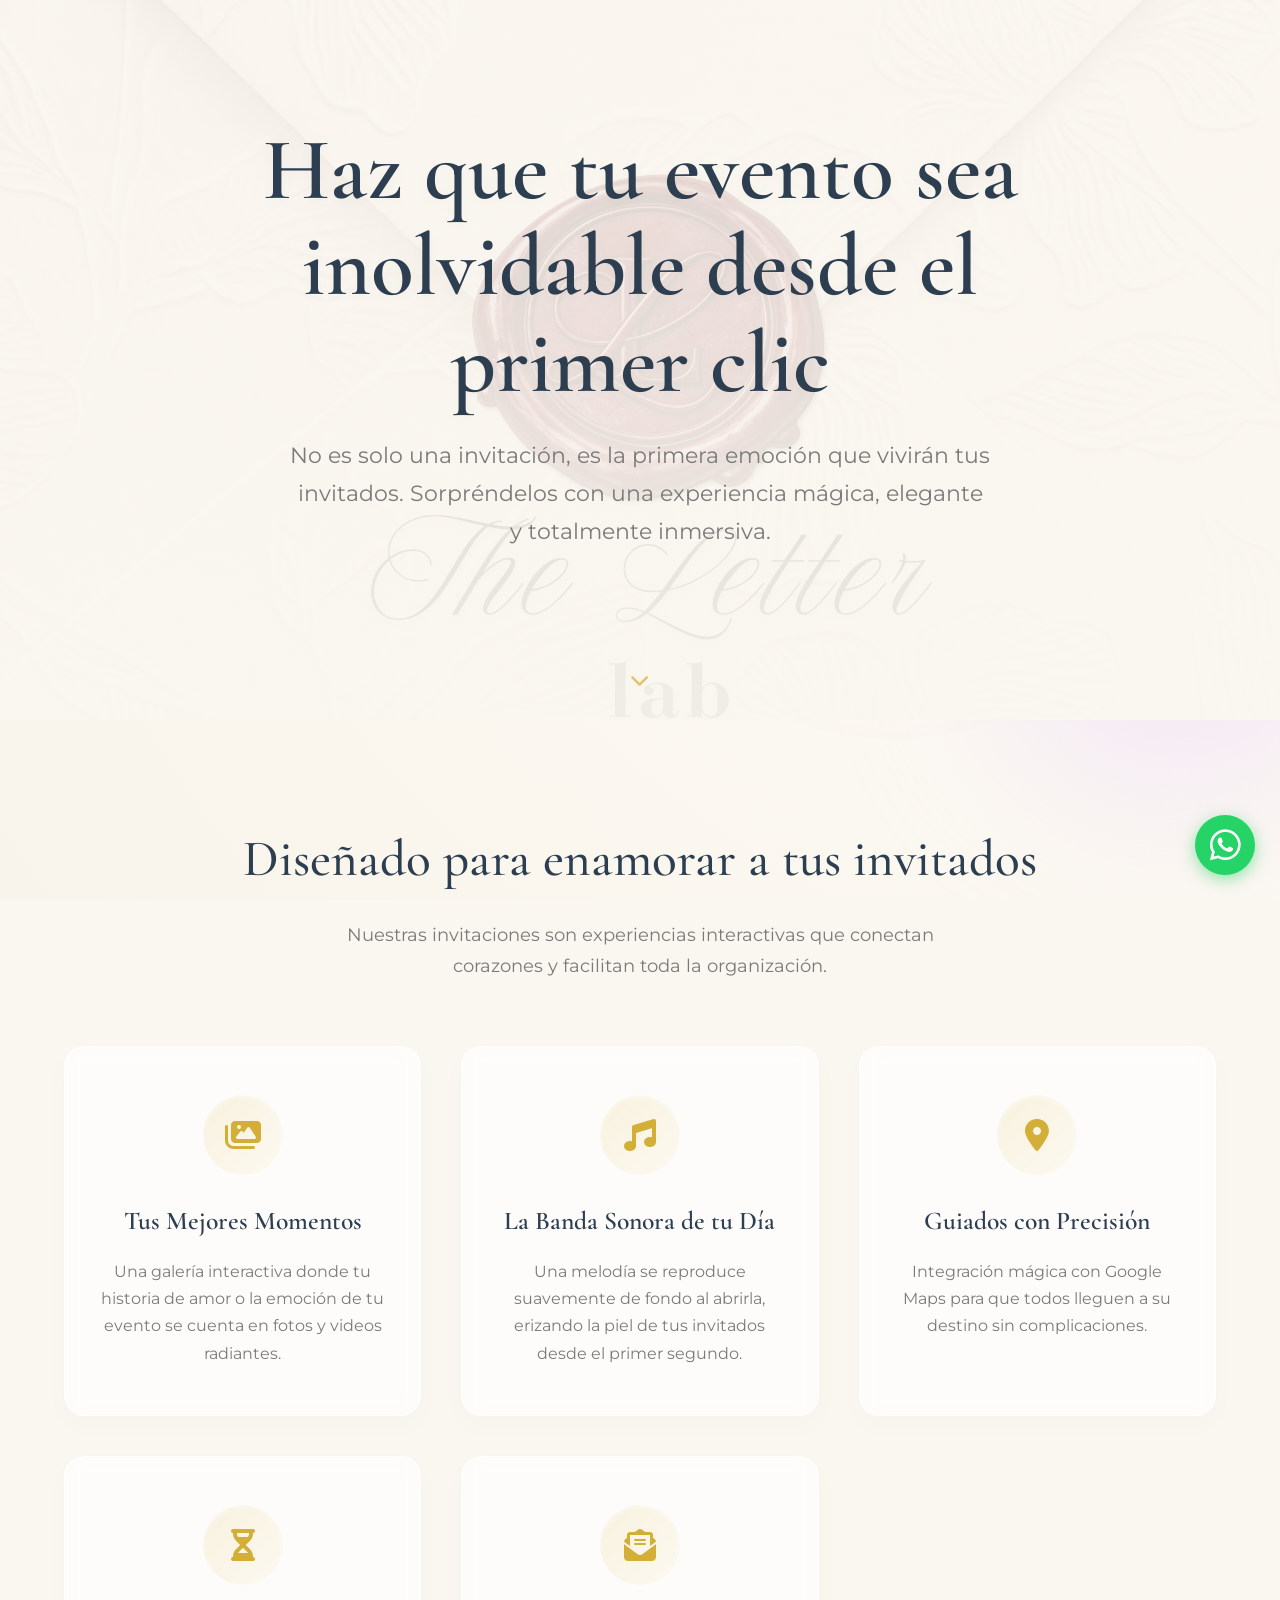
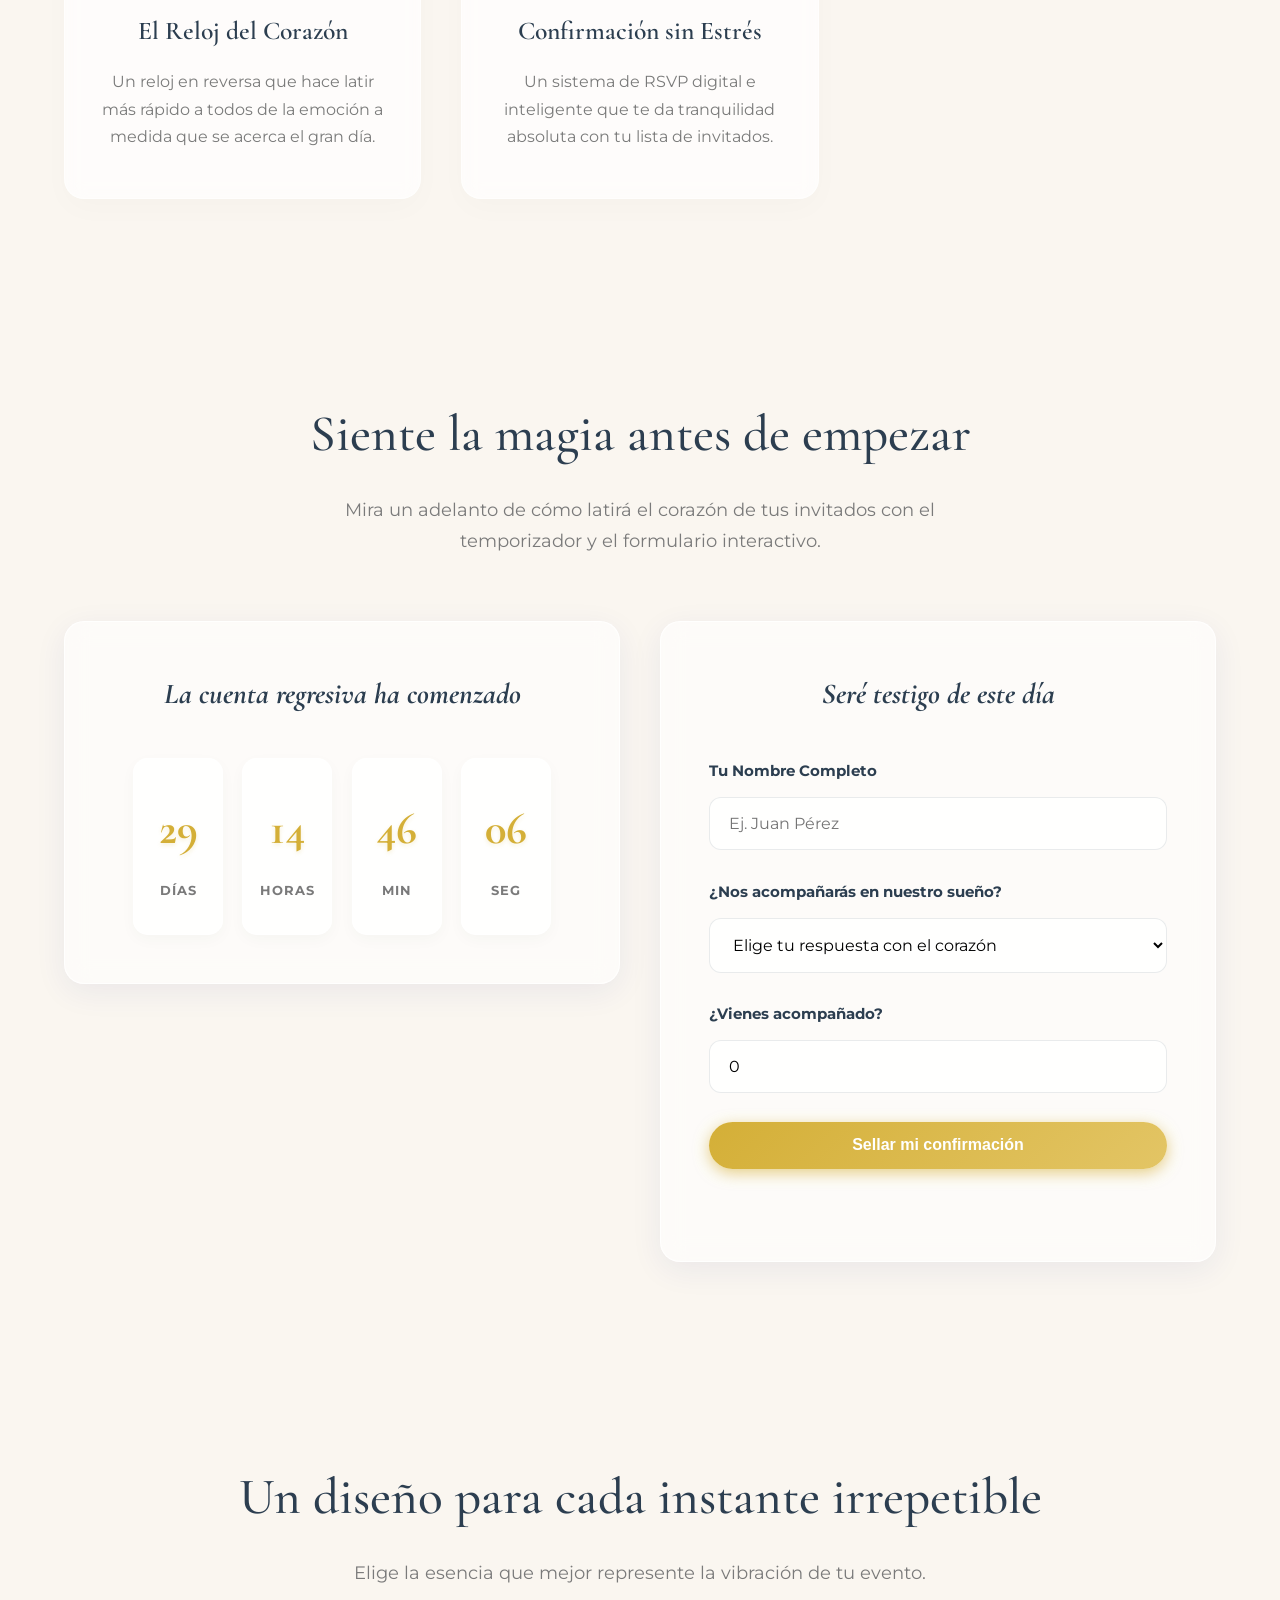
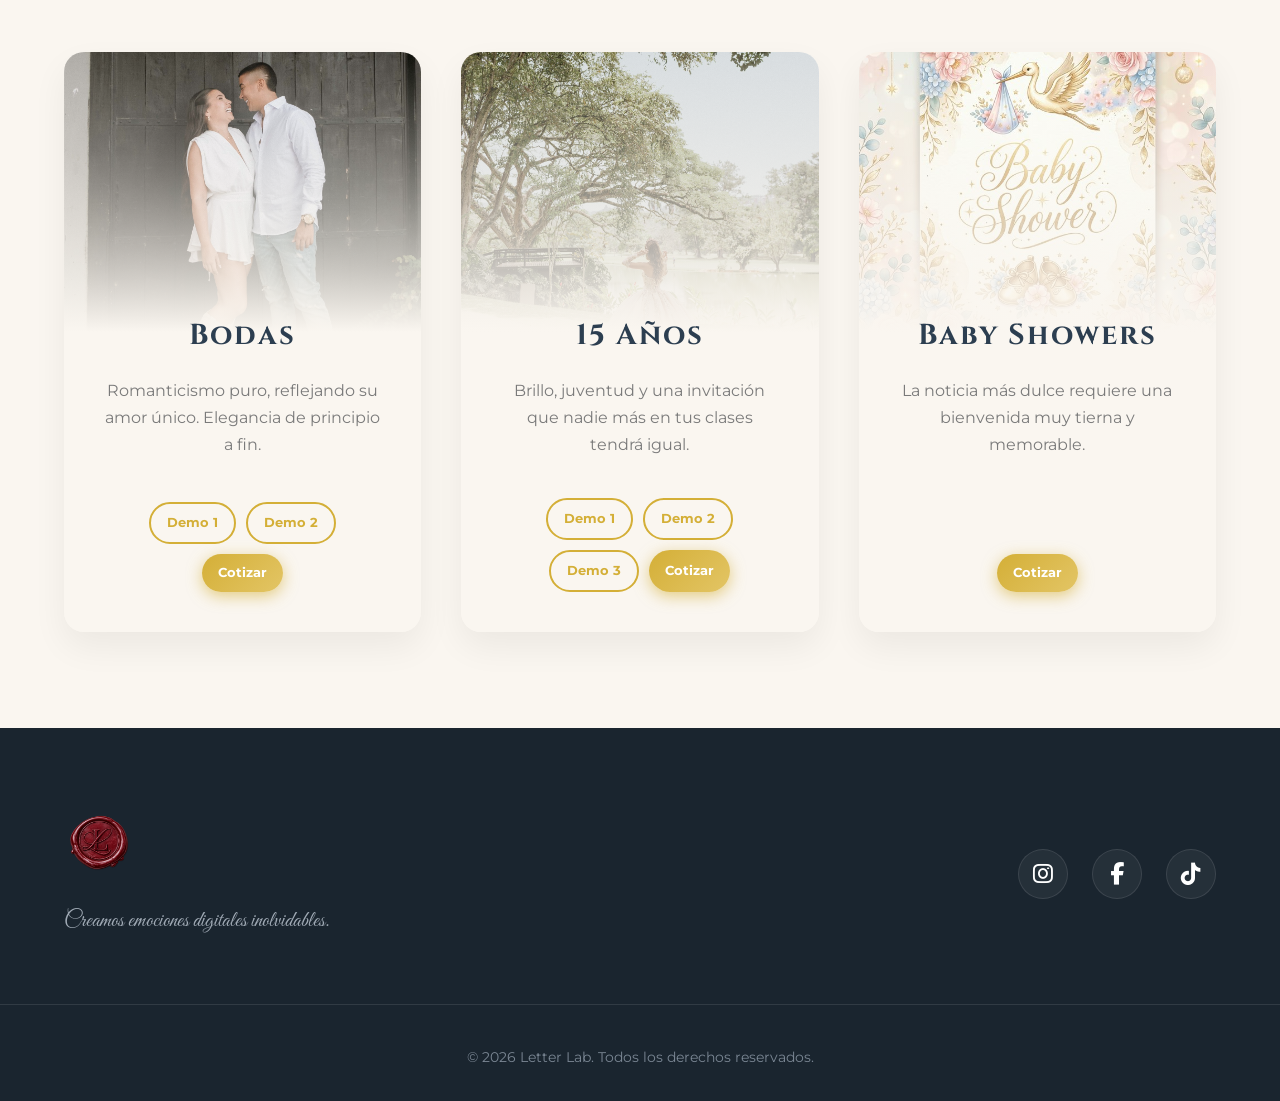
<file: index.html>
<!DOCTYPE html>
<html lang="es">

<head>
    <meta charset="UTF-8">
    <meta name="viewport" content="width=device-width, initial-scale=1.0">
    <title>Letter Lab | Invitaciones Digitales</title>
    <!-- Google Fonts -->
    <link
        href="https://fonts.googleapis.com/css2?family=Cormorant+Garamond:ital,wght@0,300;0,400;0,500;0,600;0,700;1,400&family=Montserrat:wght@300;400;500;600;700&family=Great+Vibes&family=Cinzel:wght@400;700&display=swap"
        rel="stylesheet">
    <!-- Font Awesome for Icons -->
    <link rel="stylesheet" href="https://cdnjs.cloudflare.com/ajax/libs/font-awesome/6.4.0/css/all.min.css">
    <link rel="stylesheet" href="styles.css">
</head>

<body>
    <!-- Fondo Mágico (Partículas/Orbes) -->
    <div class="magic-background">
        <div class="orb orb-1"></div>
        <div class="orb orb-2"></div>
        <div class="orb orb-3"></div>
    </div>



    <main>
        <!-- Hero Section -->
        <section class="hero reveal">
            <div class="hero-content container">
                <h1 class="split-text">Haz que tu evento sea inolvidable desde el primer clic</h1>
                <p>No es solo una invitación, es la primera emoción que vivirán tus invitados. Sorpréndelos con una
                    experiencia mágica, elegante y totalmente inmersiva.</p>
            </div>
            <!-- Scroll Indicator -->
            <div class="scroll-indicator">
                <i class="fa-solid fa-chevron-down bounce"></i>
            </div>
        </section>

        <!-- Features Section -->
        <section class="features container section-padding">
            <div class="section-header reveal">
                <h2>Diseñado para enamorar a tus invitados</h2>
                <p>Nuestras invitaciones son experiencias interactivas que conectan corazones y facilitan toda la
                    organización.</p>
            </div>
            <div class="features-grid">
                <div class="feature-card reveal" style="transition-delay: 0.1s;">
                    <div class="icon-wrapper floating-icon"><i class="fa-solid fa-images"></i></div>
                    <h3>Tus Mejores Momentos</h3>
                    <p>Una galería interactiva donde tu historia de amor o la emoción de tu evento se cuenta en fotos y
                        videos radiantes.</p>
                </div>
                <div class="feature-card reveal" style="transition-delay: 0.2s;">
                    <div class="icon-wrapper floating-icon"><i class="fa-solid fa-music"></i></div>
                    <h3>La Banda Sonora de tu Día</h3>
                    <p>Una melodía se reproduce suavemente de fondo al abrirla, erizando la piel de tus invitados desde
                        el primer segundo.</p>
                </div>
                <div class="feature-card reveal" style="transition-delay: 0.3s;">
                    <div class="icon-wrapper floating-icon"><i class="fa-solid fa-location-dot"></i></div>
                    <h3>Guiados con Precisión</h3>
                    <p>Integración mágica con Google Maps para que todos lleguen a su destino sin complicaciones.</p>
                </div>
                <div class="feature-card reveal" style="transition-delay: 0.4s;">
                    <div class="icon-wrapper floating-icon"><i class="fa-solid fa-hourglass-half"></i></div>
                    <h3>El Reloj del Corazón</h3>
                    <p>Un reloj en reversa que hace latir más rápido a todos de la emoción a medida que se acerca el
                        gran día.</p>
                </div>
                <div class="feature-card reveal" style="transition-delay: 0.5s;">
                    <div class="icon-wrapper floating-icon"><i class="fa-solid fa-envelope-open-text"></i></div>
                    <h3>Confirmación sin Estrés</h3>
                    <p>Un sistema de RSVP digital e inteligente que te da tranquilidad absoluta con tu lista de
                        invitados.</p>
                </div>
            </div>
        </section>

        <!-- Demo Section -->
        <section class="demo-section section-padding">
            <div class="container">
                <div class="section-header reveal">
                    <h2>Siente la magia antes de empezar</h2>
                    <p>Mira un adelanto de cómo latirá el corazón de tus invitados con el temporizador y el formulario
                        interactivo.</p>
                </div>

                <div class="demo-container">
                    <!-- Countdown Demo -->
                    <div class="countdown-demo card glass-card reveal" style="transition-delay: 0.1s;">
                        <h3>La cuenta regresiva ha comenzado</h3>
                        <div class="countdown-timer" id="countdown">
                            <div class="time-box">
                                <span class="time-value" id="days">00</span>
                                <span class="time-label">Días</span>
                            </div>
                            <div class="time-box">
                                <span class="time-value" id="hours">00</span>
                                <span class="time-label">Horas</span>
                            </div>
                            <div class="time-box">
                                <span class="time-value" id="minutes">00</span>
                                <span class="time-label">Min</span>
                            </div>
                            <div class="time-box">
                                <span class="time-value" id="seconds">00</span>
                                <span class="time-label">Seg</span>
                            </div>
                        </div>
                    </div>

                    <!-- RSVP Form Demo -->
                    <div class="rsvp-demo card glass-card reveal" style="transition-delay: 0.3s;">
                        <h3>Seré testigo de este día</h3>
                        <form id="rsvp-form" class="rsvp-form">
                            <div class="form-group">
                                <label for="name">Tu Nombre Completo</label>
                                <input type="text" id="name" name="name" required placeholder="Ej. Juan Pérez">
                            </div>
                            <div class="form-group">
                                <label for="attendance">¿Nos acompañarás en nuestro sueño?</label>
                                <select id="attendance" name="attendance" required>
                                    <option value="" disabled selected>Elige tu respuesta con el corazón</option>
                                    <option value="yes">¡Sí, estaré allí celebrando!</option>
                                    <option value="no">Lamentablemente los acompañaré de corazón</option>
                                </select>
                            </div>
                            <div class="form-group">
                                <label for="guests">¿Vienes acompañado?</label>
                                <input type="number" id="guests" name="guests" min="0" max="5" value="0">
                            </div>
                            <button type="submit" class="btn btn-primary btn-block btn-magic">Sellar mi
                                confirmación</button>
                            <p id="form-message" class="form-message"></p>
                        </form>
                    </div>
                </div>
            </div>
        </section>

        <!-- Categories Section -->
        <section class="categories container section-padding">
            <div class="section-header reveal">
                <h2>Un diseño para cada instante irrepetible</h2>
                <p>Elige la esencia que mejor represente la vibración de tu evento.</p>
            </div>
            <div class="categories-grid">
                <!-- Card 1 -->
                <div class="category-card reveal" style="transition-delay: 0.1s;">
                    <div class="card-image bg-bodas">
                        <div class="overlay gradient-overlay"></div>
                    </div>
                    <div class="card-content glassmorphism">
                        <h3>Bodas</h3>
                        <p>Romanticismo puro, reflejando su amor único. Elegancia de principio a fin.</p>
                        <div style="display: flex; gap: 10px; justify-content: center; flex-wrap: wrap;">
                            <a href="WEDDING INVITATION/index.html" target="_blank" class="btn btn-secondary"
                                style="font-size: 0.8rem; padding: 0.5rem 1rem;">Demo 1</a>
                            <a href="WEDDING INVITATION 2/index.html" target="_blank" class="btn btn-secondary"
                                style="font-size: 0.8rem; padding: 0.5rem 1rem;">Demo 2</a>
                            <a href="https://wa.me/1234567890?text=Quiero%20conocer%20la%20magia%20para%20mi%20Boda"
                                target="_blank" class="btn btn-primary"
                                style="font-size: 0.8rem; padding: 0.5rem 1rem;">Cotizar</a>
                        </div>
                    </div>
                </div>
                <!-- Card 2 -->
                <div class="category-card reveal" style="transition-delay: 0.2s;">
                    <div class="card-image bg-15">
                        <div class="overlay gradient-overlay"></div>
                    </div>
                    <div class="card-content glassmorphism">
                        <h3>15 Años</h3>
                        <p>Brillo, juventud y una invitación que nadie más en tus clases tendrá igual.</p>
                        <div style="display: flex; gap: 10px; justify-content: center; flex-wrap: wrap;">
                            <a href="INVITACION DIGITAL 15 AÑOS/index.html" target="_blank" class="btn btn-secondary"
                                style="font-size: 0.8rem; padding: 0.5rem 1rem;">Demo 1</a>
                            <a href="INVITACION DIGITAL 15 AÑOS 2/index.html" target="_blank" class="btn btn-secondary"
                                style="font-size: 0.8rem; padding: 0.5rem 1rem;">Demo 2</a>
                            <a href="INVITACION DIGITAL 15 AÑOS 3/index.html" target="_blank" class="btn btn-secondary"
                                style="font-size: 0.8rem; padding: 0.5rem 1rem;">Demo 3</a>
                            <a href="https://wa.me/1234567890?text=Quiero%20conocer%20la%20magia%20para%20mis%2015"
                                target="_blank" class="btn btn-primary"
                                style="font-size: 0.8rem; padding: 0.5rem 1rem;">Cotizar</a>
                        </div>
                    </div>
                </div>
                <!-- Card 3 -->
                <div class="category-card reveal" style="transition-delay: 0.3s;">
                    <div class="card-image bg-baby">
                        <div class="overlay gradient-overlay"></div>
                    </div>
                    <div class="card-content glassmorphism">
                        <h3>Baby Showers</h3>
                        <p>La noticia más dulce requiere una bienvenida muy tierna y memorable.</p>
                        <div style="display: flex; gap: 10px; justify-content: center; flex-wrap: wrap;">
                            <a href="https://wa.me/1234567890?text=Quiero%20conocer%20la%20magia%20para%20mi%20Baby%20Shower"
                                target="_blank" class="btn btn-primary"
                                style="font-size: 0.8rem; padding: 0.5rem 1rem;">Cotizar</a>
                        </div>
                    </div>
                </div>
            </div>
        </section>
    </main>

    <!-- Footer -->
    <footer class="footer reveal">
        <div class="container footer-content">
            <div class="footer-brand">
                <img src="Logo letter lab .PNG" alt="Letter Lab Logo" class="footer-logo">
                <p>Creamos emociones digitales inolvidables.</p>
            </div>
            <div class="footer-social">
                <a href="#" aria-label="Instagram"><i class="fa-brands fa-instagram"></i></a>
                <a href="#" aria-label="Facebook"><i class="fa-brands fa-facebook-f"></i></a>
                <a href="#" aria-label="TikTok"><i class="fa-brands fa-tiktok"></i></a>
            </div>
        </div>
        <div class="footer-bottom">
            <p>&copy; 2026 Letter Lab. Todos los derechos reservados.</p>
        </div>
    </footer>

    <!-- Botón Whatsapp Flotante Mágico -->
    <a href="https://wa.me/1234567890" class="floating-wa pulse-wa" target="_blank" aria-label="Chat en WhatsApp">
        <i class="fa-brands fa-whatsapp"></i>
        <span class="tooltip-wa">¡Creemos magia!</span>
    </a>

    <script src="script.js"></script>
</body>

</html>
</file>
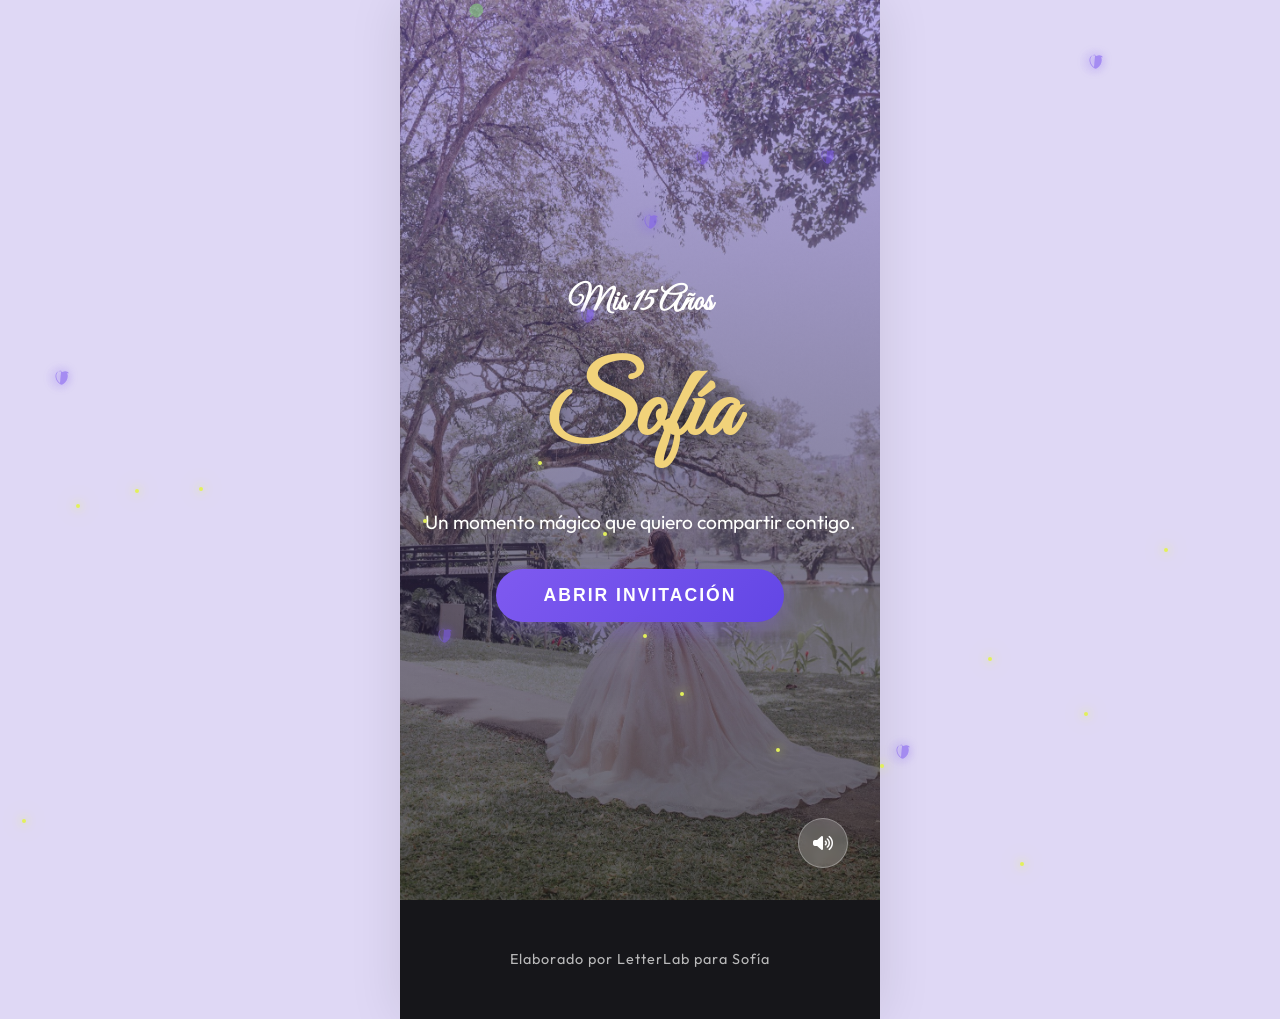
<file: INVITACION DIGITAL 15 AÑOS 2/index.html>
<!DOCTYPE html>
<html lang="es">
<head>
    <meta charset="UTF-8">
    <meta name="viewport" content="width=device-width, initial-scale=1.0">
    <title>Invitación 15 Años - Sofía</title>
    
    <!-- Fonts -->
    <link rel="preconnect" href="https://fonts.googleapis.com">
    <link rel="preconnect" href="https://fonts.gstatic.com" crossorigin>
    <link href="https://fonts.googleapis.com/css2?family=Great+Vibes&family=Outfit:wght@300;400;600&display=swap" rel="stylesheet">
    
    <!-- Icons -->
    <link rel="stylesheet" href="https://cdnjs.cloudflare.com/ajax/libs/font-awesome/6.4.0/css/all.min.css">
    
    <!-- Styles -->
    <link rel="stylesheet" href="css/style.css">
    <link rel="stylesheet" href="css/particles.css">
</head>
<body>
    <!-- Magic Particles Overlay -->
    <div id="particles-container"></div>
    <div id="butterflies-container"></div>
    <div id="fireflies-container"></div>
    <div id="leaves-container"></div>

    <!-- 1. Pantalla de Bienvenida (Hero) -->
    <section id="hero" class="hero-section">
        <div class="hero-overlay"></div>
        <div class="hero-content">
            <h2 class="pre-title">Mis 15 Años</h2>
            <h1 class="main-title">Sofía</h1>
            <p class="hero-msg">Un momento mágico que quiero compartir contigo.</p>
            <button id="open-invitation" class="btn-premium">Abrir invitación</button>
        </div>
        <div class="audio-toggle" id="audio-toggle">
            <i class="fas fa-volume-up"></i>
        </div>
    </section>

    <!-- Main Content (Hidden until opened) -->
    <main id="main-content" class="hidden">
        
        <!-- 2. Historia -->
        <section id="story" class="reveal-section">
            <div class="container container-flex">
                <div class="story-image">
                    <img src="img/2M5A4146_websize.JPG.jpeg" alt="Sofía" class="img-curved">
                </div>
                <div class="story-text">
                    <h2 class="section-title">Mi Historia</h2>
                    <p>Hoy celebro la magia de la vida, los sueños que comienzan a florecer y el amor de quienes me acompañan. Este jardín encantado es mi sueño hecho realidad.</p>
                </div>
            </div>
        </section>

        <!-- 3. Contador Regresivo -->
        <section id="countdown" class="reveal-section bg-gradient">
            <div class="container">
                <h2 class="section-title white">Faltan solos...</h2>
                <div class="countdown-grid">
                    <div class="timer-box"><span id="days">00</span><small>Días</small></div>
                    <div class="timer-box"><span id="hours">00</span><small>Horas</small></div>
                    <div class="timer-box"><span id="minutes">00</span><small>Minutos</small></div>
                    <div class="timer-box"><span id="seconds">00</span><small>Segundos</small></div>
                </div>
            </div>
        </section>

        <!-- 4. Detalles del Evento -->
        <section id="details" class="reveal-section">
            <div class="container cards-grid">
                <div class="detail-card">
                    <i class="far fa-calendar-alt"></i>
                    <h3>Fecha</h3>
                    <p>Sábado, 25 de Octubre 2026</p>
                </div>
                <div class="detail-card">
                    <i class="far fa-clock"></i>
                    <h3>Hora</h3>
                    <p>20:00 Horas</p>
                </div>
                <div class="detail-card">
                    <i class="fas fa-map-marker-alt"></i>
                    <h3>Lugar</h3>
                    <p>Salón de Eventos "El Jardín Mágico"</p>
                    <a href="https://maps.google.com" target="_blank" class="btn-small">Ver mapa</a>
                </div>
            </div>
        </section>

        <!-- 5. Galería -->
        <section id="gallery" class="reveal-section">
            <div class="container">
                <h2 class="section-title">Momentos Especiales</h2>
                <div class="gallery-grid">
                    <div class="gallery-item"><img src="img/2M5A4164_websize.JPG.jpeg" alt="Sofía" loading="lazy"></div>
                    <div class="gallery-item"><img src="img/2M5A4655_websize.JPG.jpeg" alt="Sofía" loading="lazy"></div>
                    <div class="gallery-item"><img src="img/2M5A4968_websize.JPG.jpeg" alt="Sofía" loading="lazy"></div>
                    <div class="gallery-item"><img src="img/2M5A5037_websize.JPG.jpeg" alt="Sofía" loading="lazy"></div>
                    <div class="gallery-item"><img src="img/2M5A5229_websize.JPG.jpeg" alt="Sofía" loading="lazy"></div>
                    <div class="gallery-item"><img src="img/2M5A5603_websize.JPG.jpeg" alt="Sofía" loading="lazy"></div>
                </div>
            </div>
        </section>

        <!-- 6. RSVP -->
        <section id="rsvp" class="reveal-section bg-soft-lavender">
            <div class="container rsvp-container">
                <h2 class="section-title">Confirmar Asistencia</h2>
                <p>Tu presencia haría esta noche aún más especial.</p>
                <form id="rsvp-form" class="rsvp-form">
                    <div class="form-group">
                        <label for="name">Nombre Completo</label>
                        <input type="text" id="name" name="name" required placeholder="Tu nombre...">
                    </div>
                    <div class="form-group">
                        <label>¿Asistirás?</label>
                        <div class="radio-group">
                            <label><input type="radio" name="attending" value="yes" required> Sí, con gusto</label>
                            <label><input type="radio" name="attending" value="no"> No podré ir</label>
                        </div>
                    </div>
                    <div class="form-group">
                        <label for="guests">Número de Acompañantes</label>
                        <input type="number" id="guests" name="guests" min="0" max="5" value="0">
                    </div>
                    <button type="submit" class="btn-premium">Confirmar asistencia</button>
                    <div id="rsvp-status" class="hidden"></div>
                </form>
            </div>
        </section>

        <!-- 7. Mensaje Final -->
        <section id="closing" class="reveal-section hero-section-footer">
            <div class="hero-overlay"></div>
            <div class="hero-content">
                <h2 class="final-msg">¡Te espero para celebrar juntos!</h2>
                <h3 class="signature">Sofía</h3>
                <img src="img/2M5A5720_websize.JPG.jpeg" alt="Sofía" class="closing-photo">
            </div>
        </section>

    </main>

    <!-- Footer -->
    <footer class="main-footer">
        <p>Elaborado por LetterLab para Sofía</p>
    </footer>

    <!-- Scripts -->
    <script src="js/script.js"></script>
</body>
</html>
</file>
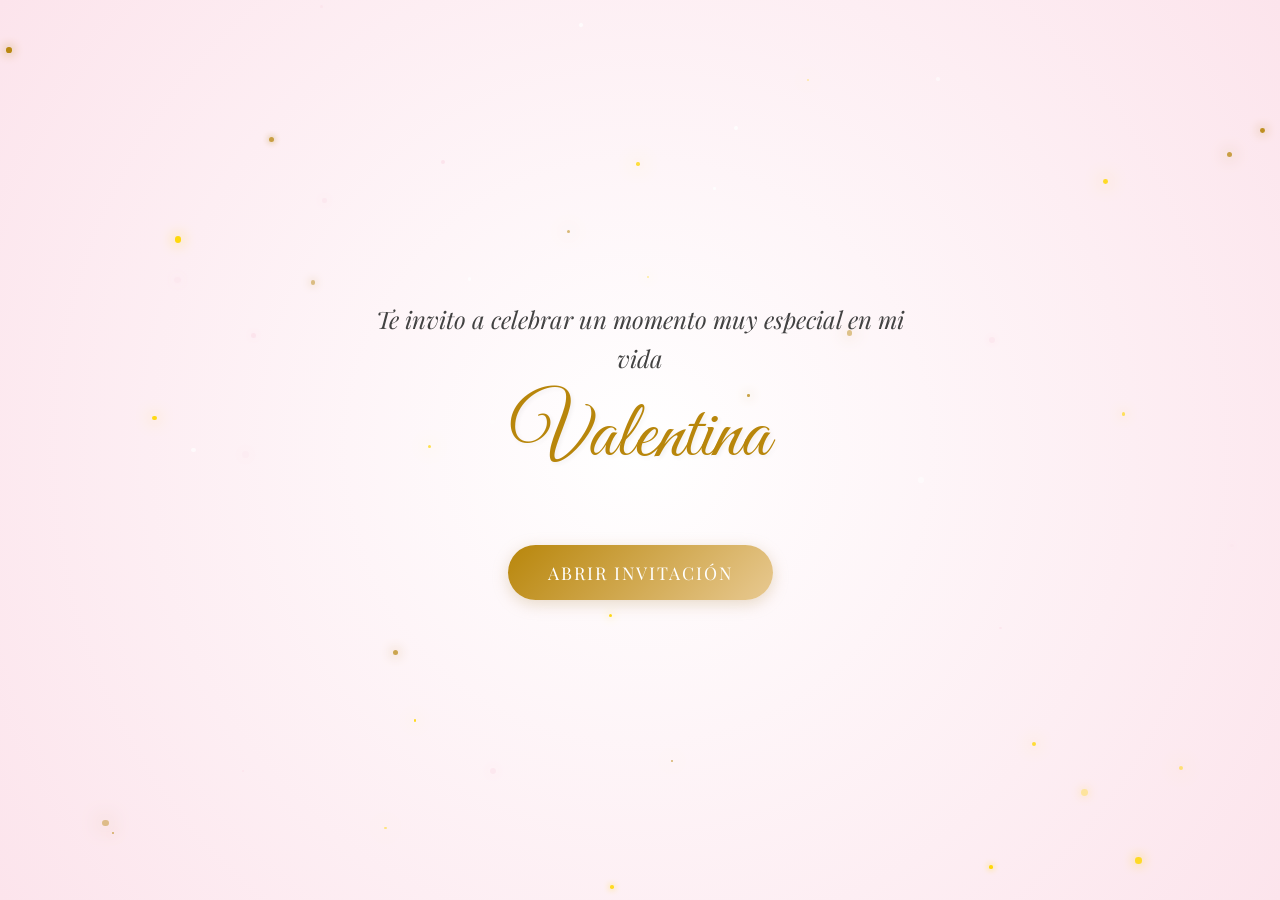
<file: INVITACION DIGITAL 15 AÑOS/index.html>
<!DOCTYPE html>
<html lang="es">

<head>
    <meta charset="UTF-8">
    <meta name="viewport" content="width=device-width, initial-scale=1.0">
    <title>Mis 15 Años | Valentina</title>
    <meta name="description" content="Te invito a celebrar mis 15 años. Una noche mágica e inolvidable.">

    <!-- Google Fonts -->
    <link rel="preconnect" href="https://fonts.googleapis.com">
    <link rel="preconnect" href="https://fonts.gstatic.com" crossorigin>
    <link
        href="https://fonts.googleapis.com/css2?family=Great+Vibes&family=Lora:ital,wght@0,400;0,500;0,600;1,400&family=Playfair+Display:ital,wght@0,400;0,600;0,700;1,400&display=swap"
        rel="stylesheet">

    <!-- Font Awesome for Icons -->
    <link rel="stylesheet" href="https://cdnjs.cloudflare.com/ajax/libs/font-awesome/6.4.0/css/all.min.css">

    <!-- Custom CSS -->
    <link rel="stylesheet" href="css/styles.css">
</head>

<body>

    <!-- Pantalla de Introducción -->
    <div id="intro-screen" class="intro-screen">
        <div class="intro-content">
            <p class="intro-text fade-in-up">Te invito a celebrar un momento muy especial en mi vida</p>
            <h1 class="intro-name fade-in-up delay-1">Valentina</h1>
            <button id="btn-open-invitation" class="btn-elegant fade-in-up delay-2">Abrir invitación</button>
        </div>
        <div class="intro-decorations">
            <!-- Partículas brillantes (implementadas con CSS/JS luego) -->
        </div>
    </div>

    <!-- Contenedor Principal (Oculto inicialmente hasta abrir) -->
    <main id="main-content" class="hidden-content">

        <!-- Hero Section -->
        <section id="hero" class="hero-section">
            <div class="hero-overlay"></div>
            <div class="hero-content">
                <h2 class="hero-subtitle reveal">Mis 15 años</h2>
                <h1 class="hero-title reveal delay-1">Valentina</h1>
                <p class="hero-date reveal delay-2">12 de Octubre de 2026</p>
            </div>
            <div class="scroll-indicator fade-in-out">
                <i class="fa-solid fa-chevron-down"></i>
            </div>
        </section>

        <!-- Countdown Section -->
        <section id="countdown" class="padding-section">
            <div class="container text-center">
                <h3 class="section-title reveal text-gold font-decorative">Falta cada vez menos</h3>
                <p class="section-subtitle reveal delay-1">Cuenta regresiva para una noche inolvidable.</p>

                <div class="countdown-container reveal delay-2" id="timer">
                    <div class="countdown-box">
                        <span id="days" class="countdown-number text-gold">00</span>
                        <span class="countdown-label">Días</span>
                    </div>
                    <div class="countdown-box">
                        <span id="hours" class="countdown-number text-gold">00</span>
                        <span class="countdown-label">Horas</span>
                    </div>
                    <div class="countdown-box">
                        <span id="minutes" class="countdown-number text-gold">00</span>
                        <span class="countdown-label">Min</span>
                    </div>
                    <div class="countdown-box">
                        <span id="seconds" class="countdown-number text-gold">00</span>
                        <span class="countdown-label">Seg</span>
                    </div>
                </div>
            </div>
        </section>

        <!-- Mi Historia Section -->
        <section id="mi-historia" class="bg-lavender padding-section">
            <div class="container text-center">
                <h2 class="section-title reveal text-gold font-decorative">Mi Historia</h2>
                <div class="timeline">
                    <!-- Timeline Item 1 -->
                    <div class="timeline-item reveal">
                        <div class="timeline-dot"></div>
                        <div class="timeline-content">
                            <h4 class="text-gold">Mi infancia</h4>
                            <p>Un pequeño resumen de los años de inocencia y juegos que formaron quien soy.</p>
                            <img src="img/2M5A4655_websize.JPG.jpeg"
                                alt="Mi infancia" class="timeline-img">
                        </div>
                    </div>
                    <!-- Timeline Item 2 -->
                    <div class="timeline-item reveal timeline-inverted">
                        <div class="timeline-dot"></div>
                        <div class="timeline-content">
                            <h4 class="text-gold">Mis momentos favoritos</h4>
                            <p>Viajes, risas y aventuras junto a las personas que más amo.</p>
                            <img src="img/2M5A4968_websize.JPG.jpeg"
                                alt="Momentos favoritos" class="timeline-img">
                        </div>
                    </div>
                    <!-- Timeline Item 3 -->
                    <div class="timeline-item reveal">
                        <div class="timeline-dot"></div>
                        <div class="timeline-content">
                            <h4 class="text-gold">Mi camino hacia los 15</h4>
                            <p>La emoción de crecer y llegar a este momento tan esperado.</p>
                            <img src="img/2M5A4164_websize.JPG.jpeg"
                                alt="Camino a los 15" class="timeline-img">
                        </div>
                    </div>
                </div>
            </div>
        </section>

        <!-- Event Details -->
        <section id="detalles" class="padding-section">
            <div class="container text-center">
                <h2 class="section-title reveal text-gold font-decorative">Detalles del Evento</h2>

                <div class="cards-container">
                    <div class="detail-card reveal">
                        <i class="fa-solid fa-church detail-icon"></i>
                        <h4 class="text-gold">Ceremonia</h4>
                        <p><strong>Parroquia Principal</strong></p>
                        <p>Calle Falsa 123, Ciudad</p>
                        <p>5:00 PM</p>
                    </div>
                    <div class="detail-card reveal delay-1">
                        <i class="fa-solid fa-champagne-glasses detail-icon"></i>
                        <h4 class="text-gold">Recepción</h4>
                        <p><strong>Salón de Eventos El Dorado</strong></p>
                        <p>Av. Las Palmas 456, Ciudad</p>
                        <p>7:00 PM</p>
                    </div>
                    <div class="detail-card reveal delay-2">
                        <i class="fa-solid fa-shirt detail-icon"></i>
                        <h4 class="text-gold">Dress Code</h4>
                        <p><strong>Elegante</strong></p>
                        <p>Traje formal / Vestido largo</p>
                    </div>
                </div>

                <div class="map-container reveal delay-1">
                    <iframe
                        src="https://www.google.com/maps/embed?pb=!1m18!1m12!1m3!1d15000!2d-122.41941548468205!3d37.77492957975871!2m3!1f0!2f0!3f0!3m2!1i1024!2i768!4f13.1!3m3!1m2!1s0x0%3A0x0!2zMzfCsDQ2JzI5LjgiTiAxMjLCsDI1JzEwLjAiVw!5e0!3m2!1sen!2sus!4v1650393049182!5m2!1sen!2sus"
                        width="100%" height="400" style="border:0;" allowfullscreen="" loading="lazy"
                        referrerpolicy="no-referrer-when-downgrade"></iframe>
                </div>
            </div>
        </section>

        <!-- Galería de Fotos -->
        <section id="galeria" class="bg-lavender padding-section">
            <div class="container text-center">
                <h2 class="section-title reveal text-gold font-decorative">Mis Mejores Momentos</h2>
                <div class="gallery-grid">
                    <div class="gallery-item reveal"><img
                            src="img/2M5A5037_websize.JPG.jpeg"
                            alt="Foto 1" onclick="openLightbox(this.src)"></div>
                    <div class="gallery-item reveal delay-1"><img
                            src="img/2M5A4146_websize.JPG.jpeg"
                            alt="Foto 2" onclick="openLightbox(this.src)"></div>
                    <div class="gallery-item reveal delay-2"><img
                            src="img/2M5A5720_websize.JPG.jpeg"
                            alt="Foto 3" onclick="openLightbox(this.src)"></div>
                    <div class="gallery-item reveal delay-1"><img
                            src="img/2M5A5229_websize.JPG.jpeg"
                            alt="Foto 4" onclick="openLightbox(this.src)"></div>
                    <div class="gallery-item reveal delay-2"><img
                            src="img/2M5A5603_websize.JPG.jpeg"
                            alt="Foto 5" onclick="openLightbox(this.src)"></div>
                    <div class="gallery-item reveal delay-3"><img
                            src="img/2M5A4814_websize.JPG.jpeg"
                            alt="Foto 6" onclick="openLightbox(this.src)"></div>
                </div>
            </div>
        </section>

        <!-- Programa del Evento -->
        <section id="programa" class="padding-section">
            <div class="container text-center">
                <h2 class="section-title reveal text-gold font-decorative">Programa</h2>
                <div class="schedule-container">
                    <div class="schedule-item reveal">
                        <div class="schedule-time text-gold font-decorative">7:00 PM</div>
                        <div class="schedule-event">Recepción</div>
                    </div>
                    <div class="schedule-item reveal delay-1">
                        <div class="schedule-time text-gold font-decorative">8:00 PM</div>
                        <div class="schedule-event">Cena</div>
                    </div>
                    <div class="schedule-item reveal delay-2">
                        <div class="schedule-time text-gold font-decorative">9:00 PM</div>
                        <div class="schedule-event">Vals y Brindis</div>
                    </div>
                    <div class="schedule-item reveal delay-3">
                        <div class="schedule-time text-gold font-decorative">10:00 PM</div>
                        <div class="schedule-event">Fiesta</div>
                    </div>
                </div>
            </div>
        </section>

        <!-- RSVP Section -->
        <section id="rsvp" class="bg-lavender padding-section">
            <div class="container text-center">
                <h2 class="section-title reveal text-gold font-decorative">Confirma tu Asistencia</h2>
                <p class="section-subtitle reveal delay-1">Por favor, confírmame tu asistencia antes del 15 de
                    Septiembre.</p>

                <form class="rsvp-form reveal delay-2" id="rsvp-form"
                    onsubmit="event.preventDefault(); alert('¡Gracias por confirmar! Tu mensaje ha sido enviado.');">
                    <div class="form-group">
                        <input type="text" id="name" placeholder="Nombre Completo" required>
                    </div>
                    <div class="form-group">
                        <input type="email" id="email" placeholder="Correo Electrónico" required>
                    </div>
                    <div class="form-group">
                        <select id="attendance" required>
                            <option value="">¿Asistirás?</option>
                            <option value="si">Sí, ahí estaré</option>
                            <option value="no">No podré asistir</option>
                        </select>
                    </div>
                    <div class="form-group">
                        <input type="number" id="guests" placeholder="Número de acompañantes" min="0" max="5">
                    </div>
                    <div class="form-group">
                        <textarea id="message" rows="4" placeholder="Mensaje para Valentina (Opcional)"></textarea>
                    </div>
                    <button type="submit" class="btn-elegant">Confirmar asistencia</button>
                </form>
            </div>
        </section>

        <!-- Regalos Section -->
        <section id="regalos" class="padding-section">
            <div class="container text-center">
                <h2 class="section-title reveal text-gold font-decorative">Regalos</h2>
                <div class="gift-box reveal delay-1">
                    <i class="fa-solid fa-gift detail-icon"></i>
                    <p class="gift-text">"Tu presencia es el mejor regalo para mí, pero si deseas traer un detalle será
                        bien recibido."</p>
                    <p>También contaremos con un buzón en la recepción.</p>
                </div>
            </div>
        </section>

        <!-- Final Message -->
        <section id="despedida" class="final-section">
            <div class="final-overlay"></div>
            <div class="container text-center relative z-2">
                <h2 class="final-title reveal font-decorative">Valentina</h2>
                <p class="final-text reveal delay-1 text-gold">"Espero compartir contigo esta noche tan especial."</p>
            </div>
        </section>

        <!-- Footer -->
        <footer class="footer">
            <p>Elaborado con amor por Letter Lab para Valentina | 2026</p>
        </footer>

        <!-- Lightbox Overlay -->
        <div id="lightbox" class="lightbox" onclick="closeLightbox()">
            <span class="lightbox-close">&times;</span>
            <img class="lightbox-content" id="lightbox-img">
        </div>

        <!-- Scripts -->
        <script src="js/script.js"></script>
    </main>

</body>

</html>
</file>
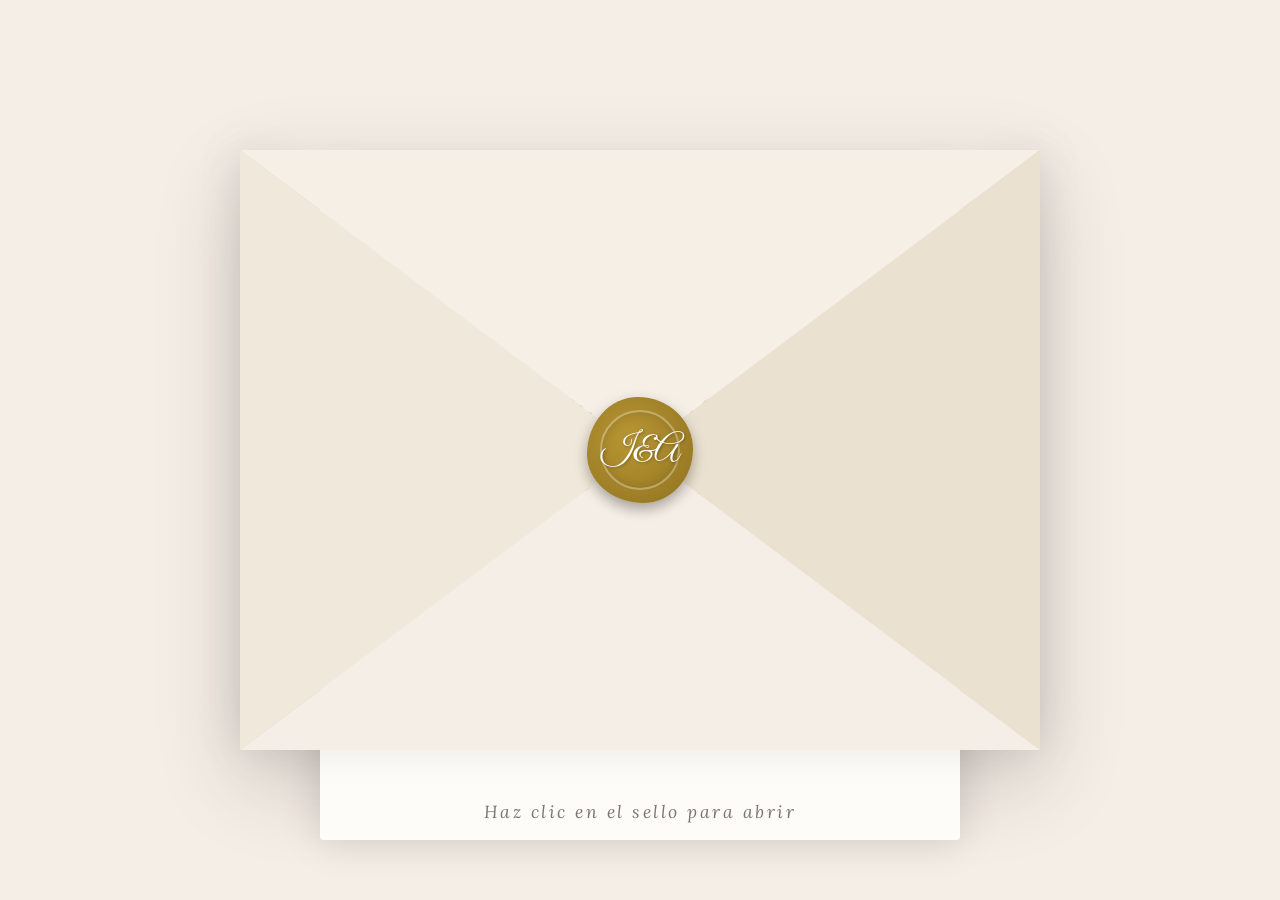
<file: WEDDING INVITATION 2/index.html>
<!DOCTYPE html>
<html lang="es">

<head>
    <meta charset="UTF-8">
    <meta name="viewport" content="width=device-width, initial-scale=1.0">
    <title>Isabella & Alejandro - Nuestra Boda</title>

    <!-- Fonts -->
    <link rel="preconnect" href="https://fonts.googleapis.com">
    <link rel="preconnect" href="https://fonts.gstatic.com" crossorigin>
    <link
        href="https://fonts.googleapis.com/css2?family=Great+Vibes&family=Playfair+Display:ital,wght@0,400;0,500;0,600;1,400;1,500&family=Lora:ital,wght@0,400;0,500;1,400&display=swap"
        rel="stylesheet">

    <!-- Font Awesome -->
    <link rel="stylesheet" href="https://cdnjs.cloudflare.com/ajax/libs/font-awesome/6.4.0/css/all.min.css">

    <link rel="stylesheet" href="style.css">
</head>

<body>

    <!-- SVG Definitions for Ornaments -->
    <svg style="display: none;">
        <defs>
            <symbol id="floral-ornament" viewBox="0 0 100 30">
                <path d="M50 15 C40 0, 20 0, 0 15 C20 30, 40 30, 50 15 C60 0, 80 0, 100 15 C80 30, 60 30, 50 15 Z"
                    fill="var(--c-soft-gold)" opacity="0.6" />
                <circle cx="50" cy="15" r="3" fill="var(--c-soft-gold)" />
            </symbol>
            <symbol id="divider-star" viewBox="0 0 24 24">
                <path d="M12 0 L15 9 L24 12 L15 15 L12 24 L9 15 L0 12 L9 9 Z" fill="var(--c-soft-gold)" />
            </symbol>
        </defs>
    </svg>

    <!-- Envelope Intro Screen -->
    <div id="envelope-screen" class="envelope-screen">
        <div class="envelope" id="envelope">

            <!-- Paper sliding out -->
            <div class="envelope-paper">
                <svg class="paper-ornament" viewBox="0 0 100 30">
                    <path d="M50 15 C40 0, 20 0, 0 15 C20 30, 40 30, 50 15 C60 0, 80 0, 100 15 C80 30, 60 30, 50 15 Z"
                        fill="var(--c-soft-gold)" opacity="0.6" />
                    <circle cx="50" cy="15" r="3" fill="var(--c-soft-gold)" />
                </svg>
                <p class="paper-greeting">Estás cordialmente invitado</p>
                <h1 class="paper-names">Isabella & Alejandro</h1>
            </div>

            <!-- Envelope Flaps Cover -->
            <div class="envelope-front">
                <div class="flap-left"></div>
                <div class="flap-right"></div>
                <div class="flap-bottom"></div>
            </div>

            <!-- Top Flap -->
            <div class="envelope-flap-top"></div>

            <!-- Interactive Wax Seal -->
            <div class="wax-seal" id="wax-seal">
                <span>I&A</span>
            </div>
        </div>

        <p class="instruction-text">Haz clic en el sello para abrir</p>
    </div>

    <!-- Hero Section with Parallax -->
    <header class="hero" id="home">
        <div class="hero-overlay"></div>
        <div class="hero-content">
            <p class="hero-subtitle reveal-text"><span class="italic-serif">Nos casamos</span></p>
            <h1 class="hero-title reveal-text-delay">Isabella & Alejandro</h1>

            <div class="hero-separator reveal-text-delay">
                <div class="line"></div>
                <svg width="20" height="20">
                    <use href="#divider-star"></use>
                </svg>
                <div class="line"></div>
            </div>

            <p class="hero-date reveal-text-delay-2">14 de Septiembre de 2026<br><span class="hero-location">Cartagena,
                    Colombia</span></p>
            <button id="btn-open-invitation" class="btn-elegant reveal-btn">Abrir invitación</button>
        </div>
    </header>

    <!-- Main Content wrapper (hidden until intro passed) -->
    <main id="main-content" class="hidden">

        <!-- Countdown Section -->
        <section class="countdown-section section-padding" id="countdown">
            <div class="container text-center">
                <div class="lux-icon fade-in"><i class="fa-regular fa-clock"></i></div>
                <p class="section-subtitle fade-in">Contando los días para decir sí.</p>

                <div class="countdown-container fade-in-slow">
                    <div class="count-box">
                        <span id="days">00</span>
                        <p>Días</p>
                    </div>
                    <div class="count-box">
                        <span id="hours">00</span>
                        <p>Horas</p>
                    </div>
                    <div class="count-box">
                        <span id="minutes">00</span>
                        <p>Minutos</p>
                    </div>
                    <div class="count-box">
                        <span id="seconds">00</span>
                        <p>Segundos</p>
                    </div>
                </div>
            </div>
        </section>

        <!-- Elegant Separator -->
        <div class="elegant-separator">
            <hr class="line-fade fade-in">
            <svg class="sep-icon fade-in" width="24" height="24">
                <use href="#divider-star"></use>
            </svg>
            <hr class="line-fade right fade-in">
        </div>

        <!-- Nuestra Historia Section -->
        <section class="history-section section-padding bg-alt" id="historia">
            <div class="container">
                <div class="title-wrapper text-center fade-in">
                    <span class="sub-heading-italic">El inicio de</span>
                    <h2 class="section-title">Nuestra Historia</h2>
                    <svg class="title-ornament" width="80" height="24">
                        <use href="#floral-ornament"></use>
                    </svg>
                </div>

                <div class="timeline">

                    <div class="timeline-item left fade-in-up">
                        <div class="timeline-image image-hover-lux">
                            <img src="img/DSCF3388_websize.JPG.jpeg" alt="Cómo nos conocimos">
                        </div>
                        <div class="timeline-content">
                            <h3 class="timeline-title">Cómo nos conocimos</h3>
                            <p>Un encuentro casual que cambió nuestras vidas para siempre. Entre risas y miradas
                                tímidas, supimos que había una conexión especial, única e irrepetible.</p>
                        </div>
                    </div>

                    <div class="timeline-item right fade-in-up">
                        <div class="timeline-image image-hover-lux">
                            <img src="img/DSCF3399_websize.JPG.jpeg" alt="Nuestro primer viaje">
                        </div>
                        <div class="timeline-content">
                            <h3 class="timeline-title">Nuestro primer viaje</h3>
                            <p>Descubriendo el mundo juntos. Aquellos días mágicos nos mostraron que éramos el mejor
                                equipo para cualquier aventura, sin importar el destino.</p>
                        </div>
                    </div>

                    <div class="timeline-item left fade-in-up">
                        <div class="timeline-image image-hover-lux">
                            <img src="img/DSCF3414_websize.JPG.jpeg" alt="La propuesta">
                        </div>
                        <div class="timeline-content">
                            <h3 class="timeline-title">La propuesta</h3>
                            <p>El atardecer más hermoso y la pregunta más importante de nuestras vidas. Con lágrimas de
                                felicidad y el corazón lleno de amor genuino, dijimos sí al 'para siempre'.</p>
                        </div>
                    </div>

                    <div class="timeline-item right fade-in-up">
                        <div class="timeline-image image-hover-lux">
                            <img src="img/DSCF4295_websize.JPG.jpeg" alt="Nuestro comienzo">
                        </div>
                        <div class="timeline-content">
                            <h3 class="timeline-title">Nuestro comienzo</h3>
                            <p>Hoy estamos aquí, infinitamente emocionados por iniciar este nuevo y hermoso capítulo
                                rodeados de las personas que más amamos en todo el mundo.</p>
                        </div>
                    </div>

                </div>
            </div>
        </section>

        <!-- Elegant Separator -->
        <div class="elegant-separator">
            <hr class="line-fade fade-in">
            <svg class="sep-icon fade-in" width="24" height="24">
                <use href="#divider-star"></use>
            </svg>
            <hr class="line-fade right fade-in">
        </div>

        <!-- Detalles del Evento -->
        <section class="event-details section-padding" id="detalles">
            <div class="container text-center">
                <div class="title-wrapper text-center fade-in">
                    <span class="sub-heading-italic">Acompáñanos en los</span>
                    <h2 class="section-title">Detalles del Evento</h2>
                    <svg class="title-ornament" width="80" height="24">
                        <use href="#floral-ornament"></use>
                    </svg>
                </div>

                <div class="cards-grid">
                    <div class="card hover-lux fade-in-up">
                        <div class="card-icon-wrapper">
                            <i class="fa-solid fa-church card-icon"></i>
                        </div>
                        <h3>Ceremonia</h3>
                        <p class="venue-name">Catedral de Santa Catalina de Alejandría</p>
                        <p class="venue-loc">Centro Histórico, Cartagena</p>
                        <div class="gold-line-small"></div>
                        <p class="card-time">4:00 PM</p>
                    </div>

                    <div class="card hover-lux fade-in-up" style="transition-delay: 0.1s;">
                        <div class="card-icon-wrapper">
                            <i class="fa-solid fa-champagne-glasses card-icon"></i>
                        </div>
                        <h3>Recepción</h3>
                        <p class="venue-name">Casa de la Marquesa Valdehoyos</p>
                        <p class="venue-loc">Calle Factoría, Cartagena</p>
                        <div class="gold-line-small"></div>
                        <p class="card-time">7:00 PM</p>
                    </div>

                    <div class="card hover-lux fade-in-up" style="transition-delay: 0.2s;">
                        <div class="card-icon-wrapper">
                            <i class="fa-regular fa-calendar-check card-icon"></i>
                        </div>
                        <h3>Fecha</h3>
                        <p class="venue-name">Sábado, 14 de Septiembre</p>
                        <p class="venue-loc">Año 2026</p>
                        <div class="gold-line-small"></div>
                        <p class="card-time">Reservar el día</p>
                    </div>

                    <div class="card hover-lux fade-in-up" style="transition-delay: 0.3s;">
                        <div class="card-icon-wrapper">
                            <i class="fa-solid fa-user-tie card-icon"></i>
                        </div>
                        <h3>Código de Vestimenta</h3>
                        <p class="venue-name">Etiqueta Formal (Black Tie)</p>
                        <p class="venue-loc">Traje largo para damas<br>Smoking para caballeros</p>
                        <div class="gold-line-small"></div>
                        <p class="card-time">Elegancia pura</p>
                    </div>
                </div>

                <!-- Mapa -->
                <div class="map-container fade-in-slow">
                    <div class="map-overlay-lux"></div>
                    <iframe
                        src="https://www.google.com/maps/embed?pb=!1m18!1m12!1m3!1d15655.454477348983!2d-75.56064789851613!3d10.42442226293931!2m3!1f0!2f0!3f0!3m2!1i1024!2i768!4f13.1!3m3!1m2!1s0x8ef62f9db1c57e6d%3A0x6bbaafeaaec7dc55!2sCiudad%20Amurallada%20Cartagena!5e0!3m2!1ses-419!2sco!4v1700687595350!5m2!1ses-419!2sco"
                        width="100%" height="400" style="border:0;" allowfullscreen="" loading="lazy"
                        referrerpolicy="no-referrer-when-downgrade"></iframe>
                </div>
            </div>
        </section>

        <!-- Elegant Separator -->
        <div class="elegant-separator">
            <hr class="line-fade fade-in">
            <svg class="sep-icon fade-in" width="24" height="24">
                <use href="#divider-star"></use>
            </svg>
            <hr class="line-fade right fade-in">
        </div>

        <!-- Cronograma del Día -->
        <section class="schedule-section section-padding bg-alt" id="cronograma">
            <div class="container">
                <div class="title-wrapper text-center fade-in">
                    <span class="sub-heading-italic">Los momentos de</span>
                    <h2 class="section-title">El Itinerario</h2>
                    <svg class="title-ornament" width="80" height="24">
                        <use href="#floral-ornament"></use>
                    </svg>
                </div>

                <div class="schedule-timeline">
                    <div class="s-item fade-in-left">
                        <div class="s-time">4:00 PM</div>
                        <div class="s-dot-lux">
                            <div class="s-dot-inner"></div>
                        </div>
                        <div class="s-desc">
                            <h4>Ceremonia Religiosa</h4>
                            <p class="s-detail">Intercambio de votos</p>
                        </div>
                    </div>
                    <div class="s-item fade-in-left" style="transition-delay: 0.1s;">
                        <div class="s-time">5:00 PM</div>
                        <div class="s-dot-lux">
                            <div class="s-dot-inner"></div>
                        </div>
                        <div class="s-desc">
                            <h4>Cóctel y Sesión Fotográfica</h4>
                            <p class="s-detail">Brindis al atardecer</p>
                        </div>
                    </div>
                    <div class="s-item fade-in-left" style="transition-delay: 0.2s;">
                        <div class="s-time">7:00 PM</div>
                        <div class="s-dot-lux">
                            <div class="s-dot-inner"></div>
                        </div>
                        <div class="s-desc">
                            <h4>Cena de Gala</h4>
                            <p class="s-detail">Experiencia culinaria exquisita</p>
                        </div>
                    </div>
                    <div class="s-item fade-in-left" style="transition-delay: 0.3s;">
                        <div class="s-time">9:00 PM</div>
                        <div class="s-dot-lux">
                            <div class="s-dot-inner"></div>
                        </div>
                        <div class="s-desc">
                            <h4>Celebración y Fiesta</h4>
                            <p class="s-detail">Noche para recordar siempre</p>
                        </div>
                    </div>
                </div>
            </div>
        </section>

        <!-- Galería de Fotos -->
        <section class="gallery-section section-padding" id="galeria">
            <div class="container text-center">
                <div class="title-wrapper text-center fade-in">
                    <span class="sub-heading-italic">Nuestras mejores</span>
                    <h2 class="section-title">Memorias en Imágenes</h2>
                    <svg class="title-ornament" width="80" height="24">
                        <use href="#floral-ornament"></use>
                    </svg>
                </div>

                <div class="gallery-grid">
                    <div class="g-item fade-in-up" onclick="openLightbox('img/DSCF4331_websize.JPG.jpeg')">
                        <div class="g-img-wrapper">
                            <img src="img/DSCF4331_websize.JPG.jpeg" alt="Galería 1">
                        </div>
                        <div class="g-overlay">
                            <div class="g-overlay-content">
                                <i class="fa-solid fa-plus lux-plus"></i>
                            </div>
                        </div>
                    </div>
                    <div class="g-item fade-in-up" style="transition-delay: 0.1s;"
                        onclick="openLightbox('img/DSCF4350_websize.JPG.jpeg')">
                        <div class="g-img-wrapper">
                            <img src="img/DSCF4350_websize.JPG.jpeg" alt="Galería 2">
                        </div>
                        <div class="g-overlay">
                            <div class="g-overlay-content">
                                <i class="fa-solid fa-plus lux-plus"></i>
                            </div>
                        </div>
                    </div>
                    <div class="g-item fade-in-up" style="transition-delay: 0.2s;"
                        onclick="openLightbox('img/DSCF3340_websize.JPG.jpeg')">
                        <div class="g-img-wrapper">
                            <img src="img/DSCF3340_websize.JPG.jpeg" alt="Galería 3">
                        </div>
                        <div class="g-overlay">
                            <div class="g-overlay-content">
                                <i class="fa-solid fa-plus lux-plus"></i>
                            </div>
                        </div>
                    </div>
                    <div class="g-item fade-in-up" style="transition-delay: 0.3s;"
                        onclick="openLightbox('img/DSCF3350_websize.JPG.jpeg')">
                        <div class="g-img-wrapper">
                            <img src="img/DSCF3350_websize.JPG.jpeg" alt="Galería 4">
                        </div>
                        <div class="g-overlay">
                            <div class="g-overlay-content">
                                <i class="fa-solid fa-plus lux-plus"></i>
                            </div>
                        </div>
                    </div>
                </div>
            </div>
        </section>

        <!-- Elegant Separator -->
        <div class="elegant-separator">
            <hr class="line-fade fade-in">
            <svg class="sep-icon fade-in" width="24" height="24">
                <use href="#divider-star"></use>
            </svg>
            <hr class="line-fade right fade-in">
        </div>

        <!-- RSVP Section -->
        <section class="rsvp-section section-padding bg-alt" id="rsvp">
            <div class="container text-center">
                <div class="title-wrapper text-center fade-in">
                    <span class="sub-heading-italic">Por favor confirma tu</span>
                    <h2 class="section-title">Asistencia</h2>
                    <svg class="title-ornament" width="80" height="24">
                        <use href="#floral-ornament"></use>
                    </svg>
                </div>

                <p class="fade-in rsvp-sub">Esperamos contar con tu honorable presencia.<br>Te pedimos confirmar antes
                    del 15 de Agosto.</p>

                <form class="rsvp-form fade-in-up" id="rsvpForm">
                    <div class="form-grid">
                        <div class="form-group form-input-lux">
                            <input type="text" placeholder="Nombre completo" required>
                            <span class="focus-border"></span>
                        </div>
                        <div class="form-group form-input-lux">
                            <input type="email" placeholder="Correo electrónico" required>
                            <span class="focus-border"></span>
                        </div>
                    </div>
                    <div class="form-group form-input-lux">
                        <select required>
                            <option value="" disabled selected>¿Asistirás a la boda?</option>
                            <option value="yes">Sí, celebraré con ustedes con alegría</option>
                            <option value="no">Con tristeza, no podré asistir</option>
                        </select>
                        <span class="focus-border"></span>
                    </div>
                    <div class="form-group form-input-lux">
                        <input type="number" placeholder="Número de acompañantes (si aplica)" min="0" max="5">
                        <span class="focus-border"></span>
                    </div>
                    <div class="form-group form-input-lux">
                        <textarea rows="4" placeholder="Mensaje para los novios (Opcional)"></textarea>
                        <span class="focus-border"></span>
                    </div>
                    <button type="submit" class="btn-elegant w-full">Confirmar Asistencia</button>
                </form>
            </div>
        </section>

        <!-- Regalos -->
        <section class="gifts-section section-padding" id="regalos">
            <div class="container text-center fade-in-up">
                <div class="lux-icon-large">
                    <i class="fa-solid fa-gift gift-icon"></i>
                </div>
                <h2 class="section-title">Nuestra Lista de Regalos</h2>
                <div class="gift-text">
                    <p class="italic-serif text-gold">Tu presencia es verdaderamente el mejor regalo para nosotros.</p>
                    <p class="mt-4">Sin embargo, si deseas bendecirnos con un detalle especial, hemos preparado un fondo
                        de luna de miel que nos ayudará a crear nuevos e inolvidables recuerdos juntos.</p>
                </div>
                <button class="btn-elegant-outline fade-in-up" style="transition-delay: 0.2s;">Ver Opciones de
                    Regalo</button>
            </div>
        </section>

        <!-- Final Message (Footer with Parallax) -->
        <footer class="footer-section text-center">
            <div class="footer-overlay-gradient"></div>
            <div class="container padding-large">
                <h2 class="footer-message fade-in-up">No podemos esperar para celebrar este día tan especial y mágico
                    contigo.</h2>
                <div class="footer-separator fade-in-up">
                    <svg width="20" height="20">
                        <use href="#divider-star"></use>
                    </svg>
                </div>
                <p class="footer-names fade-in-up">Isabella & Alejandro</p>
                <p class="footer-date fade-in-up">14 de Septiembre, 2026</p>
            </div>
        </footer>

    </main>

    <!-- Lightbox Element -->
    <div id="lightbox" class="lightbox">
        <span class="close-lightbox" onclick="closeLightbox()">&times;</span>
        <img class="lightbox-content" id="lightbox-img">
    </div>

    <!-- Scripts -->
    <script src="app.js"></script>
</body>

</html>
</file>
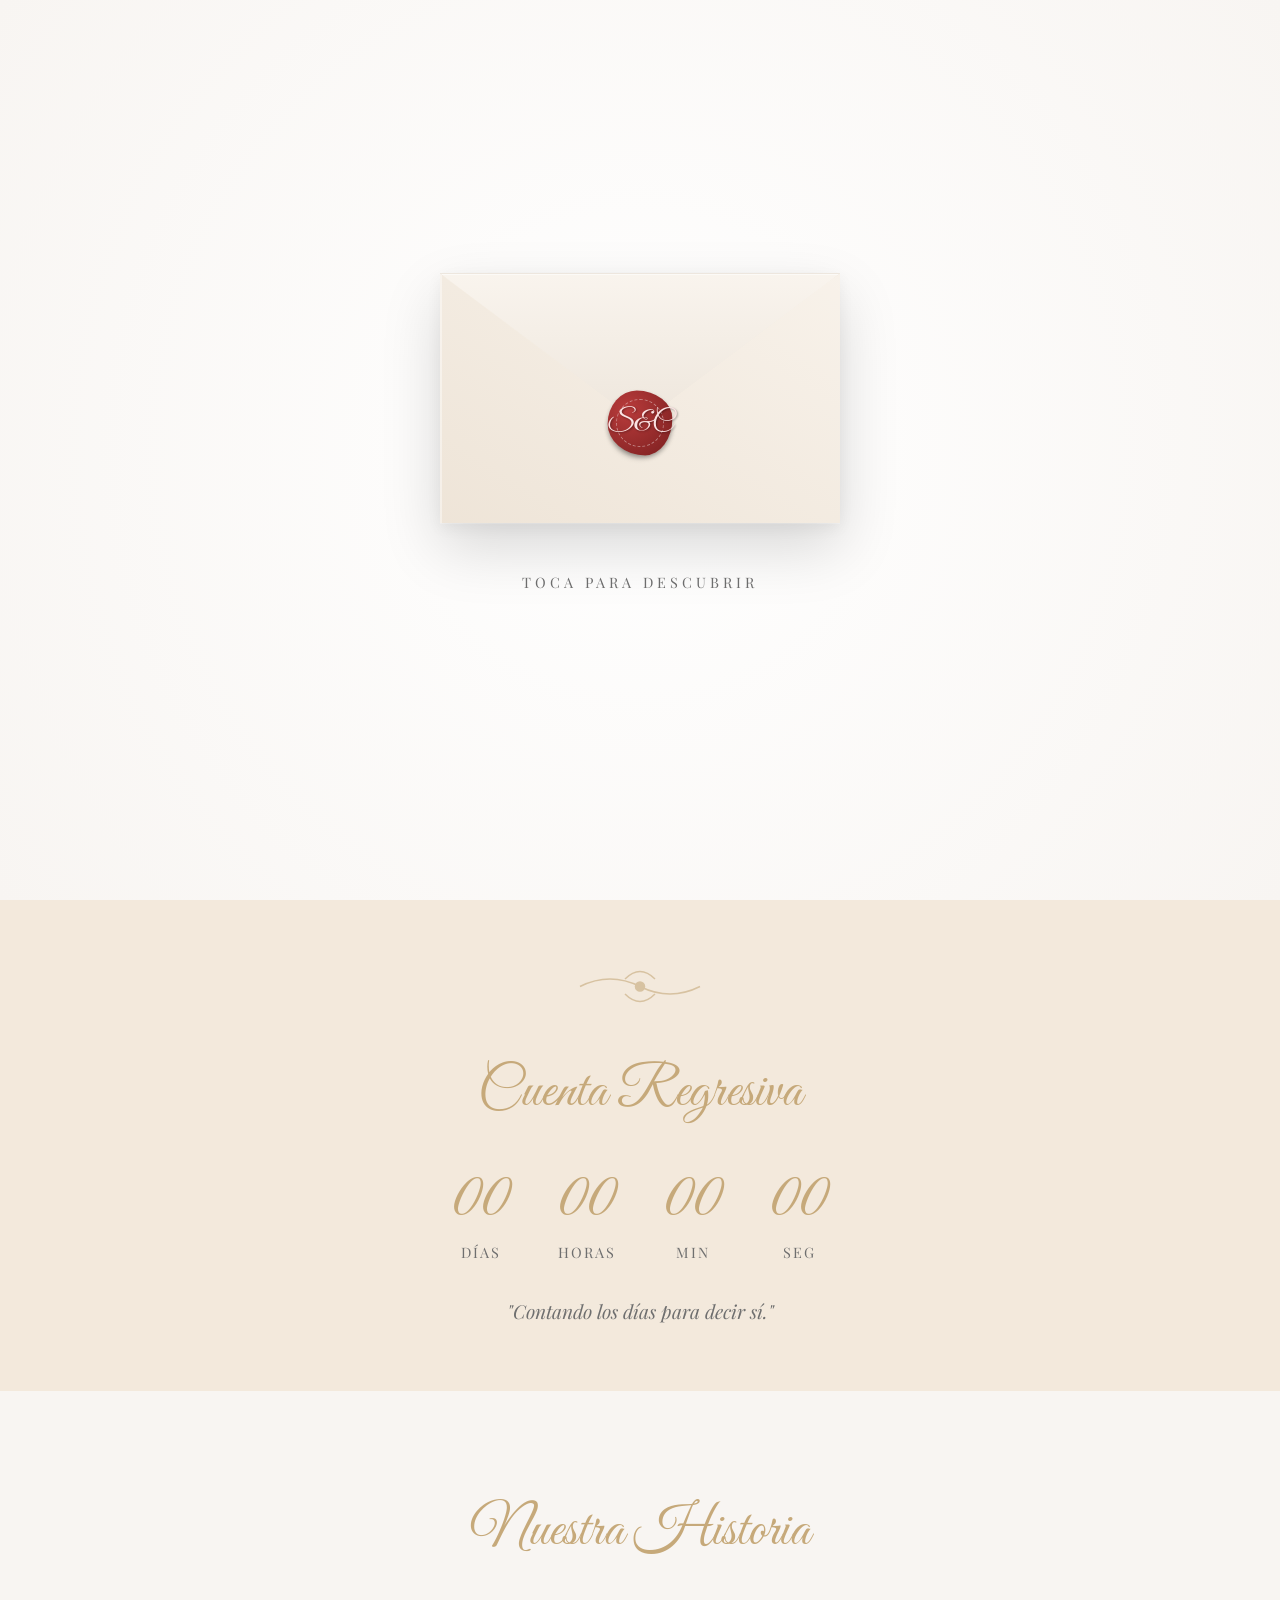
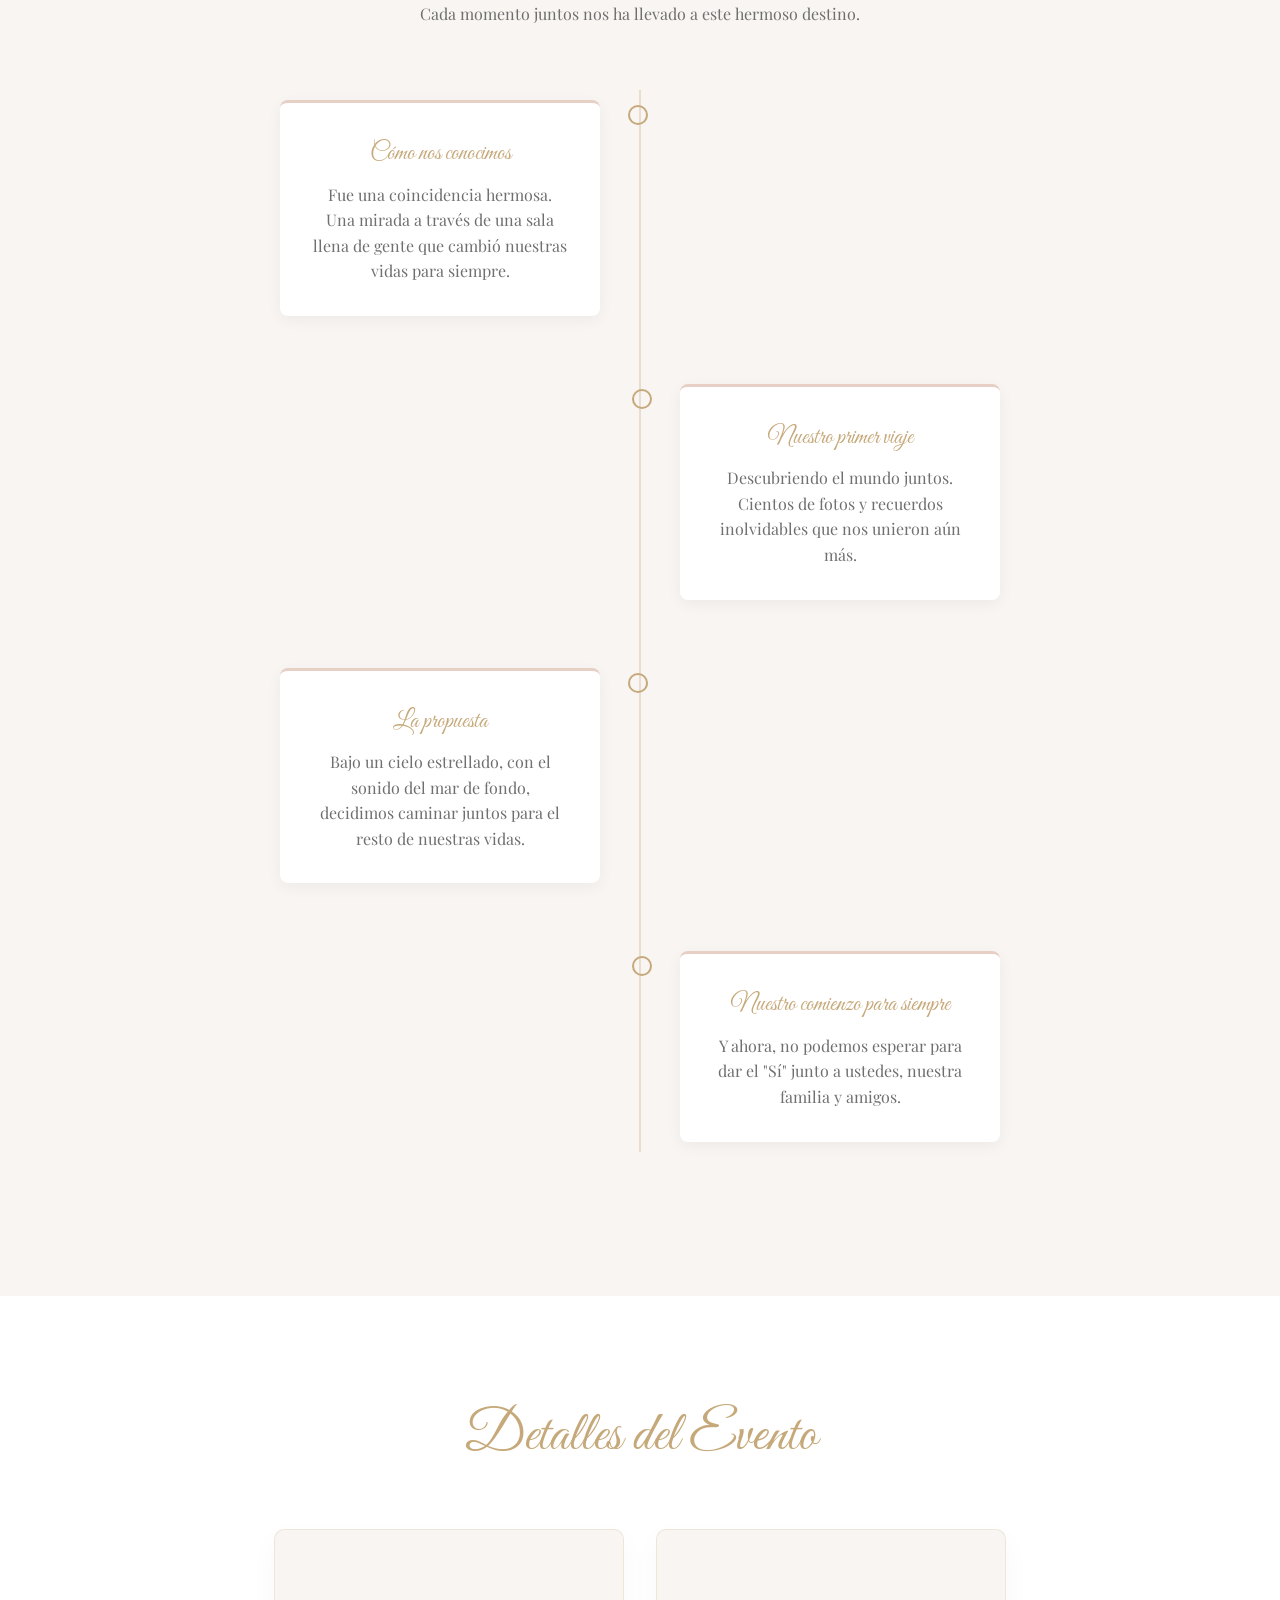
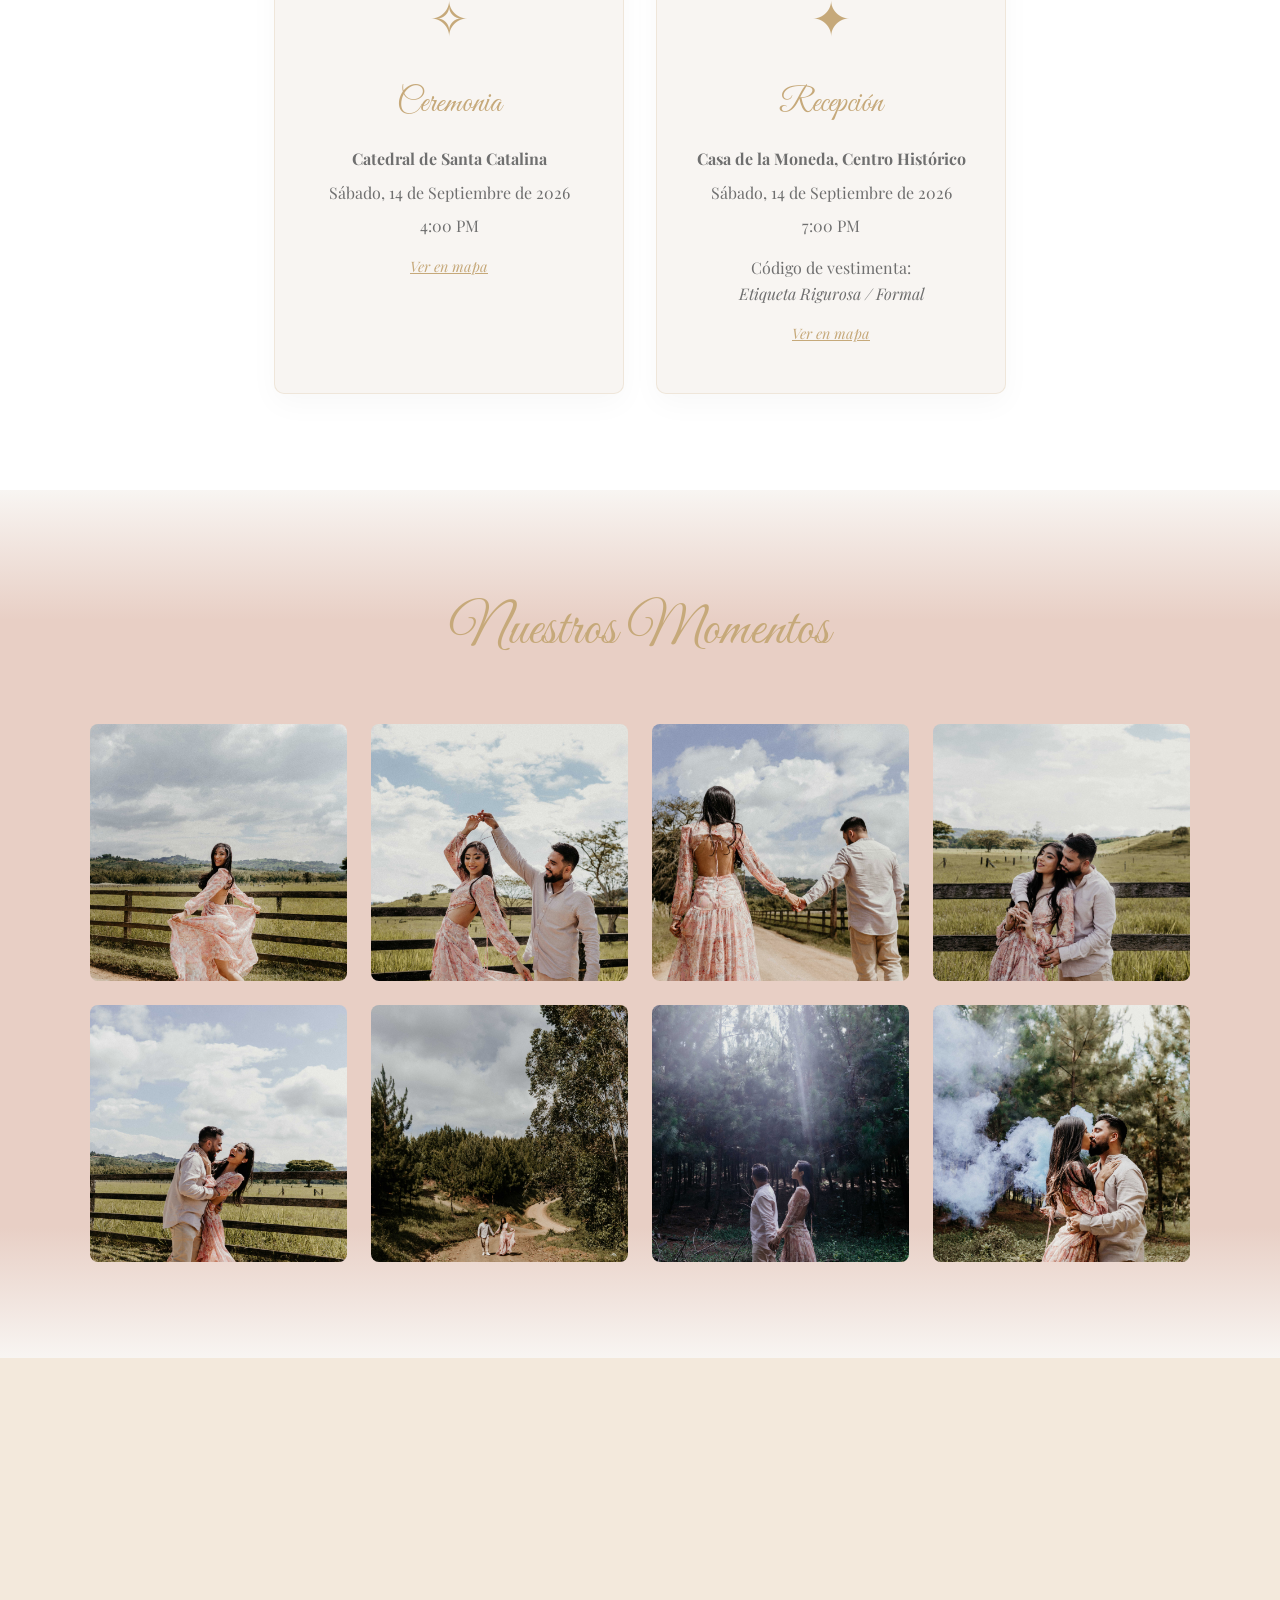
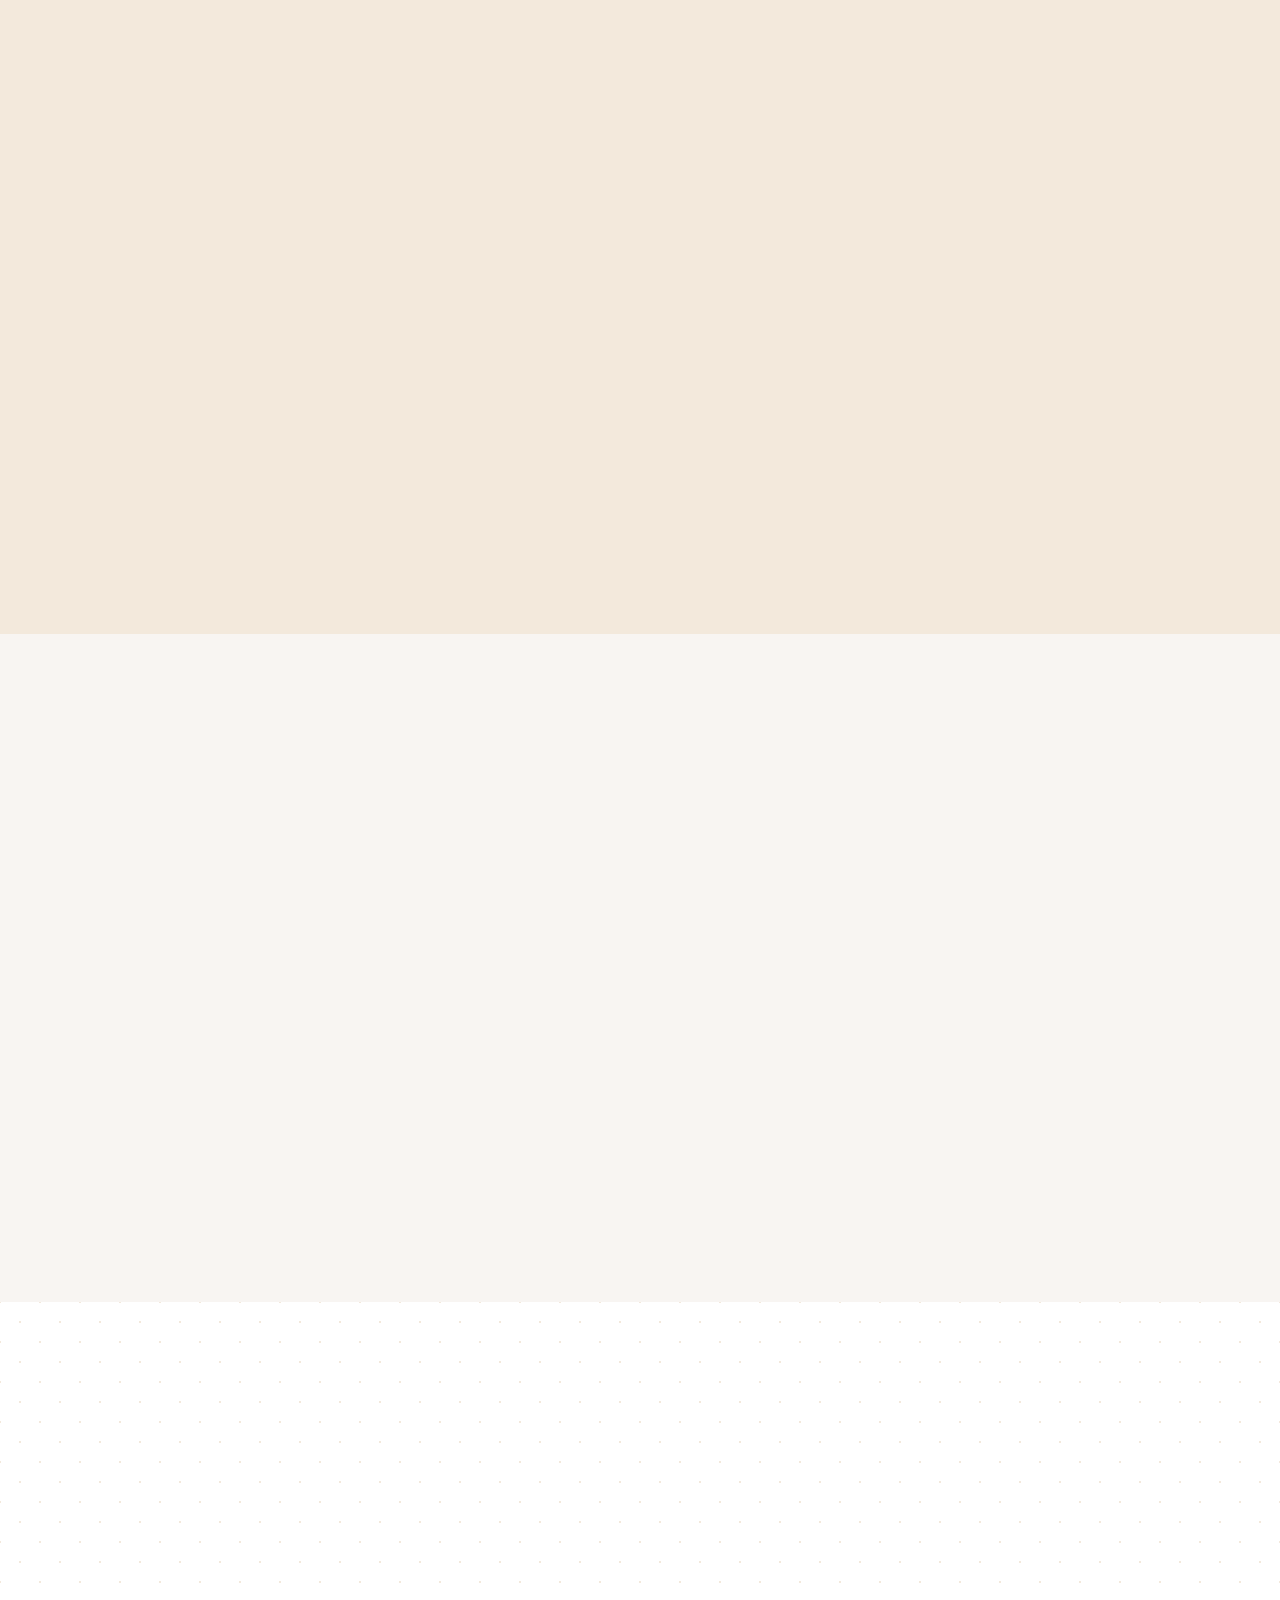
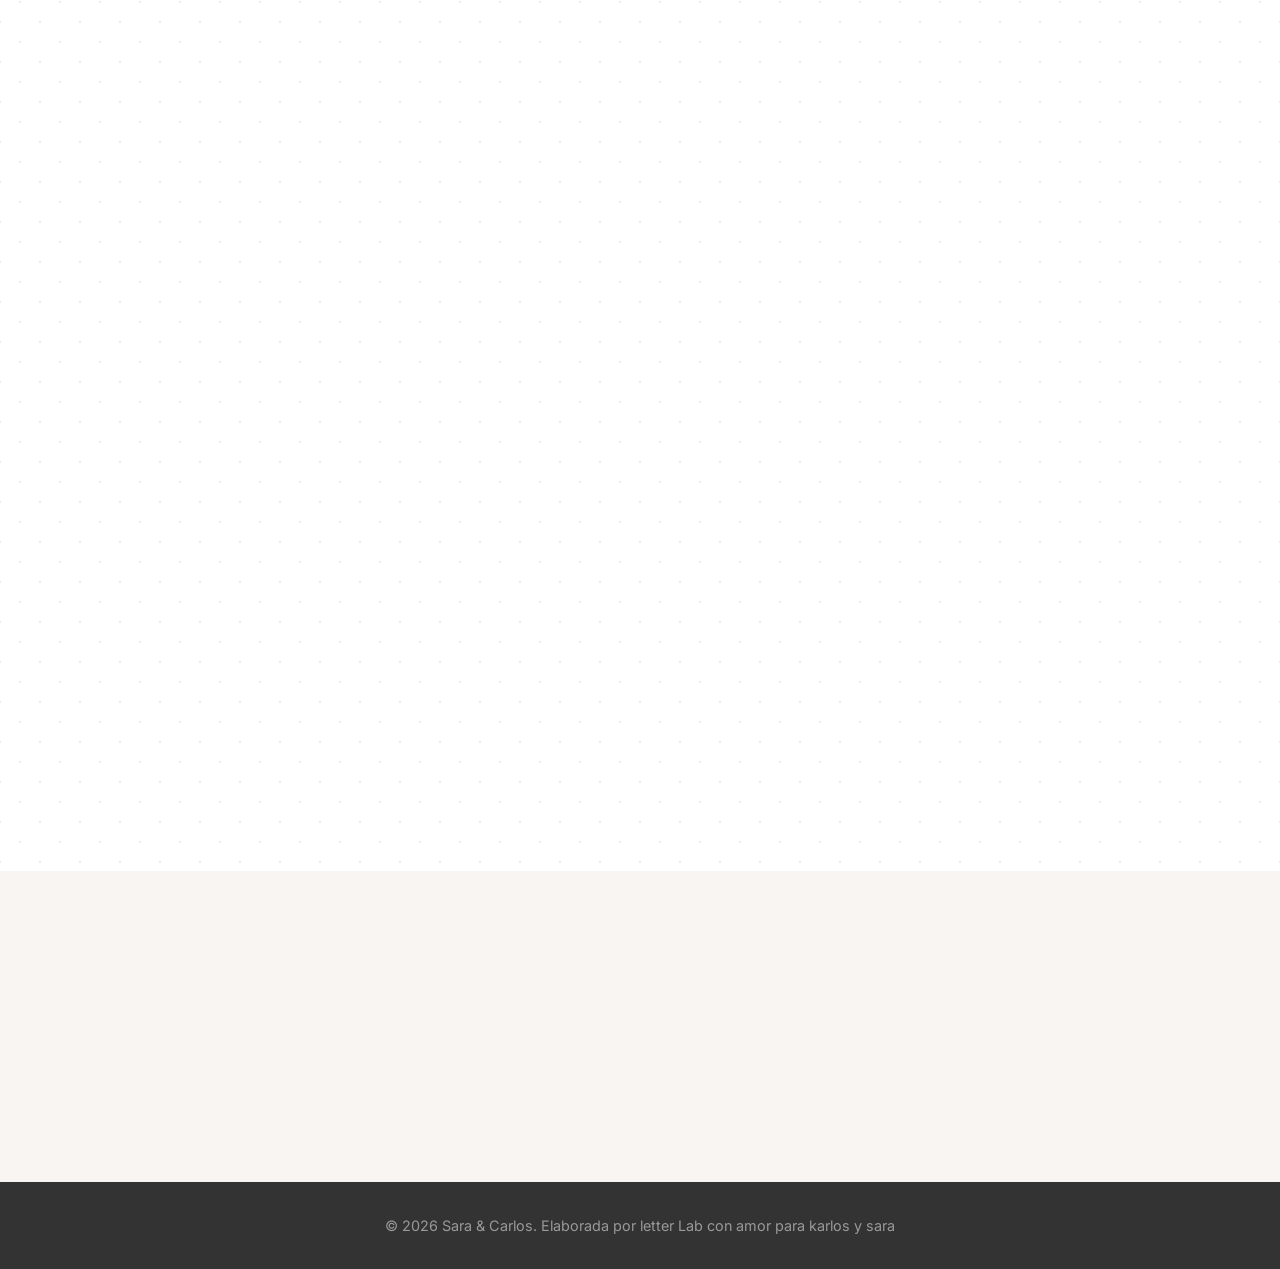
<file: WEDDING INVITATION/index.html>
<!DOCTYPE html>
<html lang="es">

<head>
    <meta charset="UTF-8">
    <meta name="viewport" content="width=device-width, initial-scale=1.0">
    <title>Sara & Carlos - Invitación de Boda</title>
    <meta name="description"
        content="Estás cordialmente invitado a la boda de Sara y Carlos. 14 de Septiembre de 2026, Cartagena, Colombia.">

    <!-- Google Fonts -->
    <link rel="preconnect" href="https://fonts.googleapis.com">
    <link rel="preconnect" href="https://fonts.gstatic.com" crossorigin>
    <link
        href="https://fonts.googleapis.com/css2?family=Great+Vibes&family=Inter:wght@300;400;500&family=Playfair+Display:ital,wght@0,400;0,500;0,600;1,400&display=swap"
        rel="stylesheet">

    <link rel="stylesheet" href="css/styles.css">
</head>
<body>

    <!-- Envelope Screen -->
    <div id="envelope-screen">
        <div class="envelope-container">
            <div class="envelope">
                <div class="envelope-flap"></div>
                <div class="wax-seal">
                    <div class="wax-seal-inner caligraphic">S&C</div>
                </div>
                <div class="envelope-pocket"></div>
                <div class="envelope-letter">
                    <div class="letter-border">
                        <h2 class="caligraphic">Sara & Carlos</h2>
                        <p>Tenemos el honor de invitarte</p>
                        <p class="letter-date">14 . 09 . 2026</p>
                    </div>
                </div>
            </div>
            <p class="envelope-instructions">Toca para descubrir</p>
        </div>
    </div>

    <!-- Hero Section -->
    <header class="hero">
        <div class="hero-overlay"></div>
        <div class="hero-content">
            <h1 class="hero-names caligraphic fade-in">Sara <span>&</span> Carlos</h1>
            <p class="hero-details fade-in" style="transition-delay: 0.3s;">
                14 de Septiembre de 2026<br>
                Cartagena, Colombia
            </p>
            <a href="#countdown" class="btn-elegant fade-in" style="transition-delay: 0.6s;">Abrir Invitación</a>
        </div>
    </header>

    <!-- Countdown Section -->
    <section id="countdown" class="countdown-section">
        <div class="container fade-in">
            <!-- Simple SVG Floral Decor -->
            <svg class="floral-decor" viewBox="0 0 100 30" xmlns="http://www.w3.org/2000/svg" fill="none"
                stroke="var(--color-dorado-suave)" stroke-width="1">
                <path d="M10,15 Q30,5 50,15 T90,15" />
                <circle cx="50" cy="15" r="3" fill="var(--color-dorado-suave)" />
                <path d="M40,10 Q50,0 60,10" />
                <path d="M40,20 Q50,30 60,20" />
            </svg>

            <h2 class="caligraphic">Cuenta Regresiva</h2>
            <div class="countdown-timer">
                <div class="countdown-item">
                    <span id="days" class="countdown-number">00</span>
                    <span class="countdown-label">Días</span>
                </div>
                <div class="countdown-item">
                    <span id="hours" class="countdown-number">00</span>
                    <span class="countdown-label">Horas</span>
                </div>
                <div class="countdown-item">
                    <span id="minutes" class="countdown-number">00</span>
                    <span class="countdown-label">Min</span>
                </div>
                <div class="countdown-item">
                    <span id="seconds" class="countdown-number">00</span>
                    <span class="countdown-label">Seg</span>
                </div>
            </div>
            <p style="font-style: italic; font-size: 1.2rem;">"Contando los días para decir sí."</p>
        </div>
    </section>

    <!-- Our Story Section -->
    <section id="story" class="section">
        <div class="container fade-in">
            <h2>Nuestra Historia</h2>
            <p style="text-align: center; max-width: 600px; margin: 0 auto;">Cada momento juntos nos ha llevado a este
                hermoso destino.</p>

            <div class="story-timeline">
                <div class="timeline-item timeline-left fade-in">
                    <div class="timeline-content">
                        <h3 class="timeline-title caligraphic">Cómo nos conocimos</h3>
                        <p>Fue una coincidencia hermosa. Una mirada a través de una sala llena de gente que cambió
                            nuestras vidas para siempre.</p>
                    </div>
                </div>
                <div class="timeline-item timeline-right fade-in">
                    <div class="timeline-content">
                        <h3 class="timeline-title caligraphic">Nuestro primer viaje</h3>
                        <p>Descubriendo el mundo juntos. Cientos de fotos y recuerdos inolvidables que nos unieron aún
                            más.</p>
                    </div>
                </div>
                <div class="timeline-item timeline-left fade-in">
                    <div class="timeline-content">
                        <h3 class="timeline-title caligraphic">La propuesta</h3>
                        <p>Bajo un cielo estrellado, con el sonido del mar de fondo, decidimos caminar juntos para el
                            resto de nuestras vidas.</p>
                    </div>
                </div>
                <div class="timeline-item timeline-right fade-in">
                    <div class="timeline-content">
                        <h3 class="timeline-title caligraphic">Nuestro comienzo para siempre</h3>
                        <p>Y ahora, no podemos esperar para dar el "Sí" junto a ustedes, nuestra familia y amigos.</p>
                    </div>
                </div>
            </div>
        </div>
    </section>

    <!-- Event Details Section -->
    <section id="details" class="event-details-section">
        <div class="container fade-in">
            <h2>Detalles del Evento</h2>

            <div class="cards-container">
                <!-- Ceremonia Card -->
                <div class="event-card fade-in">
                    <div class="event-icon">✧</div>
                    <h3 class="caligraphic">Ceremonia</h3>
                    <p><strong>Catedral de Santa Catalina</strong></p>
                    <p>Sábado, 14 de Septiembre de 2026</p>
                    <p>4:00 PM</p>
                    <a href="#" class="map-link">Ver en mapa</a>
                </div>

                <!-- Recepción Card -->
                <div class="event-card fade-in" style="transition-delay: 0.2s;">
                    <div class="event-icon">✦</div>
                    <h3 class="caligraphic">Recepción</h3>
                    <p><strong>Casa de la Moneda, Centro Histórico</strong></p>
                    <p>Sábado, 14 de Septiembre de 2026</p>
                    <p>7:00 PM</p>
                    <p style="margin-top: 1rem;">Código de vestimenta:<br><em>Etiqueta Rigurosa / Formal</em></p>
                    <a href="#" class="map-link">Ver en mapa</a>
                </div>
            </div>
        </div>
    </section>

    <!-- Photo Gallery -->
    <section id="gallery" class="gallery-section">
        <div class="container fade-in">
            <h2>Nuestros Momentos</h2>

            <div class="gallery-grid">
                <!-- Using JPGs provided by the user -->
                <div class="gallery-item fade-in">
                    <img class="placeholder-img" src="assets/images/IMG_4397.JPG.jpeg" alt="Foto 1">
                    <div class="gallery-overlay"><span style="color:white; font-size:2rem;">+</span></div>
                </div>
                <div class="gallery-item fade-in" style="transition-delay: 0.1s;">
                    <img class="placeholder-img" src="assets/images/IMG_4484.JPG.jpeg" alt="Foto 2">
                    <div class="gallery-overlay"><span style="color:white; font-size:2rem;">+</span></div>
                </div>
                <div class="gallery-item fade-in" style="transition-delay: 0.2s;">
                    <img class="placeholder-img" src="assets/images/IMG_4492.jpg.jpeg" alt="Foto 3">
                    <div class="gallery-overlay"><span style="color:white; font-size:2rem;">+</span></div>
                </div>
                <div class="gallery-item fade-in" style="transition-delay: 0.3s;">
                    <img class="placeholder-img" src="assets/images/IMG_4538.JPG.jpeg" alt="Foto 4">
                    <div class="gallery-overlay"><span style="color:white; font-size:2rem;">+</span></div>
                </div>
                <div class="gallery-item fade-in" style="transition-delay: 0.4s;">
                    <img class="placeholder-img" src="assets/images/IMG_4571.JPG.jpeg" alt="Foto 5">
                    <div class="gallery-overlay"><span style="color:white; font-size:2rem;">+</span></div>
                </div>
                <div class="gallery-item fade-in" style="transition-delay: 0.5s;">
                    <img class="placeholder-img" src="assets/images/IMG_4573.JPG.jpeg" alt="Foto 6">
                    <div class="gallery-overlay"><span style="color:white; font-size:2rem;">+</span></div>
                </div>
                <div class="gallery-item fade-in" style="transition-delay: 0.6s;">
                    <img class="placeholder-img" src="assets/images/IMG_4810.JPG.jpeg" alt="Foto 7">
                    <div class="gallery-overlay"><span style="color:white; font-size:2rem;">+</span></div>
                </div>
                <div class="gallery-item fade-in" style="transition-delay: 0.7s;">
                    <img class="placeholder-img" src="assets/images/IMG_4891.JPG.jpeg" alt="Foto 8">
                    <div class="gallery-overlay"><span style="color:white; font-size:2rem;">+</span></div>
                </div>
            </div>
        </div>
    </section>

    <!-- Schedule Timeline -->
    <section id="schedule" class="schedule-section">
        <div class="container fade-in">
            <h2>Cronograma del Día</h2>

            <div class="schedule-list">
                <div class="schedule-item fade-in">
                    <div class="schedule-time">4:00 PM</div>
                    <div class="schedule-event">Ceremonia Religiosa</div>
                    <p>El momento en que nos convertimos en esposos en la hermosa Catedral.</p>
                </div>
                <div class="schedule-item fade-in" style="transition-delay: 0.1s;">
                    <div class="schedule-time">5:00 PM</div>
                    <div class="schedule-event">Cóctel de Bienvenida</div>
                    <p>Disfruten de música en vivo, canapés y bebidas refrescantes mientras tomamos algunas fotos.</p>
                </div>
                <div class="schedule-item fade-in" style="transition-delay: 0.2s;">
                    <div class="schedule-time">7:00 PM</div>
                    <div class="schedule-event">Cena Elegante</div>
                    <p>Una cena exquisita preparada con mucho amor para todos nuestros invitados.</p>
                </div>
                <div class="schedule-item fade-in" style="transition-delay: 0.3s;">
                    <div class="schedule-time">9:00 PM</div>
                    <div class="schedule-event">Celebración y Fiesta</div>
                    <p>A bailar hasta el amanecer para celebrar nuestro amor.</p>
                </div>
            </div>
        </div>
    </section>

    <!-- Gifts Section -->
    <section id="gifts" class="section">
        <div class="container fade-in gifts-section">
            <div class="gifts-icon">✉</div>
            <h2 class="caligraphic">Mesa de Regalos</h2>
            <p class="gifts-text">"Tu presencia es el mejor regalo para nosotros. <br>Sin embargo, si deseas bendecirnos
                con un detalle, <br>puedes contribuir a nuestro fondo de luna de miel."</p>
            <br>
            <p><strong>Cuenta Bancaria:</strong><br>
                <span id="account-number">123456789</span> (Banco XYZ - Ahorros)<br>
                A nombre de Carlos Pérez
            </p>
            <button id="copy-account" class="btn-copy">
                <span class="copy-icon">📋</span> <span class="copy-text">Copiar número</span>
            </button>
        </div>
    </section>

    <!-- RSVP Section -->
    <section id="rsvp" class="rsvp-section">
        <div class="container fade-in">
            <div class="rsvp-container">
                <h2>Confirmación de Asistencia</h2>
                <p style="text-align: center; margin-bottom: 2rem;">Por favor confírmanos tu presencia antes del 14 de
                    Agosto de 2026.</p>

                <form id="rsvp-form" class="rsvp-form">
                    <div class="form-group">
                        <label for="name">Nombre completo</label>
                        <input type="text" id="name" class="form-control" placeholder="Ej. Juan Pérez" required>
                    </div>

                    <div class="form-group">
                        <label for="email">Correo electrónico</label>
                        <input type="email" id="email" class="form-control" placeholder="tu@email.com" required>
                    </div>

                    <div class="form-group">
                        <label>¿Asistirás?</label>
                        <div class="radio-group">
                            <label class="radio-label">
                                <input type="radio" name="attending" value="yes" required> Sí, estaré allí
                            </label>
                            <label class="radio-label">
                                <input type="radio" name="attending" value="no"> No podré asistir
                            </label>
                        </div>
                    </div>

                    <div class="form-group">
                        <label for="guests">Número de acompañantes</label>
                        <input type="number" id="guests" class="form-control" min="0" max="5" value="0">
                    </div>

                    <div class="form-group">
                        <label for="message">Mensaje para los novios (Opcional)</label>
                        <textarea id="message" class="form-control" rows="4"
                            placeholder="Escribe tus buenos deseos aquí..."></textarea>
                    </div>

                    <button type="submit" class="btn-elegant btn-filled"
                        style="margin-top: 1rem; width: 100%;">Confirmar Asistencia</button>
                </form>
            </div>
        </div>
    </section>

    <!-- Final Message -->
    <section class="final-section fade-in">
        <div class="container">
            <h2 class="caligraphic" style="margin-bottom: 1rem;">Sara & Carlos</h2>
            <p>"No podemos esperar para celebrar este día tan especial contigo."</p>
        </div>
    </section>

    <footer>
        <p>&copy; 2026 Sara & Carlos. Elaborada por letter Lab con amor para karlos y sara</p>
    </footer>

    <script src="js/main.js"></script>
</body>

</html>
</file>
<file: styles.css>
/* --- Variables & Base Styles --- */
:root {
    /* Magical color palette: Dreams & Champagne Gold */
    --primary-color: #D4AF37; /* Metallic Gold */
    --primary-hover: #b38b43;
    --primary-glow: rgba(212, 175, 55, 0.6);
    --secondary-color: #2c3e50; 
    --bg-color: #FAF6F0; /* Warm elegant off-white */
    --bg-alt: #F0EAE1;
    --text-color: #4a4a4a; /* Softer profound text */
    --text-light: #7a7a7a;
    --white: #ffffff;
    --border-radius: 20px;
    --transition: all 0.4s cubic-bezier(0.25, 0.8, 0.25, 1);
    
    --font-heading: 'Cormorant Garamond', serif;
    --font-body: 'Montserrat', sans-serif;
    --font-accent: 'Great Vibes', cursive;
    --font-display: 'Cinzel', serif;
    
    --glass-bg: rgba(255, 255, 255, 0.6);
    --glass-border: rgba(255, 255, 255, 0.8);
    --glass-shadow: 0 8px 32px 0 rgba(31, 38, 135, 0.07);
}

* {
    margin: 0;
    padding: 0;
    box-sizing: border-box;
    scroll-behavior: smooth;
}

html {
    overflow-x: hidden;
    width: 100%;
    margin: 0;
    padding: 0;
    box-sizing: border-box;
}

body {
    font-family: var(--font-body);
    background-color: var(--bg-color);
    color: var(--text-color);
    line-height: 1.7;
    -webkit-font-smoothing: antialiased;
    width: 100%;
    overflow-x: hidden;
    position: relative;
    margin: 0;
    padding: 0;
}

/* Base magical background */
.magic-background {
    position: fixed;
    top: 0;
    left: 0;
    width: 100vw;
    height: 100vh;
    z-index: -1;
    overflow: hidden;
    background: radial-gradient(circle at top right, #fffdf8, #f8f4eb);
}

/* Floating Orbs for "Magical" effect */
.orb {
    position: absolute;
    border-radius: 50%;
    filter: blur(80px);
    opacity: 0.4;
    animation: floatOrb 20s infinite ease-in-out;
}

.orb-1 {
    width: 300px;
    height: 300px;
    background: #FFDDA1;
    top: -100px;
    left: -100px;
    animation-delay: 0s;
}

.orb-2 {
    width: 400px;
    height: 400px;
    background: #E8D3F9; /* Very faint magical lavender */
    bottom: 10%;
    right: -100px;
    animation-delay: -5s;
}

.orb-3 {
    width: 250px;
    height: 250px;
    background: #D4AF37;
    top: 40%;
    left: 60%;
    animation-delay: -10s;
    opacity: 0.15;
}

@keyframes floatOrb {
    0%, 100% { transform: translate(0, 0) scale(1); }
    25% { transform: translate(50px, 50px) scale(1.1); }
    50% { transform: translate(0, 100px) scale(0.9); }
    75% { transform: translate(-50px, 50px) scale(1.05); }
}


img {
    max-width: 100%;
    height: auto;
    display: block;
}

a {
    text-decoration: none;
    color: inherit;
    transition: var(--transition);
}

/* --- UI Classes --- */
.container {
    width: 90%;
    max-width: 1200px;
    margin: 0 auto;
}

.section-padding {
    padding: 6rem 0;
}

.section-header {
    text-align: center;
    margin-bottom: 4rem;
}

.section-header h2 {
    font-family: var(--font-heading);
    font-size: clamp(2.2rem, 5vw, 3.2rem);
    font-weight: 500;
    color: var(--secondary-color);
    margin-bottom: 1rem;
}

.section-header p {
    color: var(--text-light);
    max-width: 650px;
    margin: 0 auto;
    font-size: clamp(1rem, 2vw, 1.15rem);
}

/* Glassmorphism utility */
.glass-card {
    background: var(--glass-bg);
    backdrop-filter: blur(12px);
    -webkit-backdrop-filter: blur(12px);
    border: 1px solid var(--glass-border);
    box-shadow: var(--glass-shadow);
}

/* Scroll Reveal Animations */
.reveal {
    opacity: 0;
    transform: translateY(30px);
    transition: opacity 1.2s cubic-bezier(0.2, 0.8, 0.2, 1), transform 1.2s cubic-bezier(0.2, 0.8, 0.2, 1);
}

.reveal.active {
    opacity: 1;
    transform: translateY(0);
}

/* Magical Floating Animation */
@keyframes magicalFloat {
    0% { transform: translateY(0); }
    50% { transform: translateY(-10px); }
    100% { transform: translateY(0); }
}

.floating-icon {
    animation: magicalFloat 4s ease-in-out infinite;
}

/* --- Buttons --- */
.btn {
    display: inline-flex;
    align-items: center;
    justify-content: center;
    gap: 0.5rem;
    padding: 0.9rem 1.8rem;
    border-radius: 50px;
    font-weight: 700;
    transition: var(--transition);
    cursor: pointer;
    border: none;
    text-align: center;
    font-size: 1rem;
    position: relative;
    overflow: hidden;
    z-index: 1;
}

.btn-primary {
    background: linear-gradient(135deg, var(--primary-color), #E3C565);
    color: var(--white);
    box-shadow: 0 4px 15px var(--primary-glow);
}

.btn-primary::before {
    content: '';
    position: absolute;
    top: 0; left: -100%; width: 100%; height: 100%;
    background: linear-gradient(90deg, transparent, rgba(255,255,255,0.4), transparent);
    transition: 0.5s;
    z-index: -1;
}

.btn-primary:hover {
    transform: translateY(-3px) scale(1.02);
    box-shadow: 0 8px 25px var(--primary-glow);
    color: var(--white);
}

.btn-primary:hover::before {
    left: 100%;
}

.btn-secondary {
    background-color: transparent;
    border: 2px solid var(--primary-color);
    color: var(--primary-color);
}

.btn-secondary:hover {
    background-color: var(--primary-color);
    color: var(--white);
    box-shadow: 0 5px 15px var(--primary-glow);
    transform: translateY(-2px);
}

.btn-outline {
    border: 1px solid rgba(44, 62, 80, 0.3);
    color: var(--secondary-color);
    padding: 0.6rem 1.5rem;
    font-size: 0.9rem;
    border-radius: 30px;
    backdrop-filter: blur(5px);
}

.btn-outline:hover {
    background-color: var(--secondary-color);
    color: var(--white);
    border-color: var(--secondary-color);
}

.btn-large {
    padding: 1.2rem 2.5rem;
    font-size: 1.15rem;
}

.btn-block {
    width: 100%;
}



/* --- Hero Section --- */
.hero {
    min-height: 80vh;
    display: flex;
    align-items: center;
    position: relative;
    /* Por defecto para PC: Cover suave con gradiente a 0.85 */
    background: linear-gradient(to bottom, rgba(250,246,240,0.85), rgba(250,246,240,0.95)), url("Logo y nombre sobre .jpg.jpeg") center/cover no-repeat;
    text-align: center;
}

@media (max-width: 767px) {
    .hero {
        /* Volvemos a un layout sólido universal. Eliminamos vw que rompe en algunos iPhones */
        min-height: 80vh;
        padding-top: 15%; /* Espacio seguro genérico */
        padding-bottom: 2rem;
        
        /* Imagen de fondo centrada cubriendo todo (el iPhone hará el zoom necesario) y oscurecida para leer todo bien a cualquier tamaño */
        background: linear-gradient(to bottom, rgba(250,246,240,0.8) 0%, rgba(250,246,240,0.95) 100%), url("Logo y nombre sobre .jpg.jpeg") center/cover no-repeat;
    }
}

.hero-content {
    max-width: 850px;
    margin: 0 auto;
    z-index: 10;
}

.badge {
    display: inline-block;
    background: linear-gradient(135deg, rgba(212, 175, 55, 0.2), rgba(212, 175, 55, 0.05));
    border: 1px solid rgba(212, 175, 55, 0.3);
    color: var(--primary-color);
    padding: 0.5rem 1.5rem;
    border-radius: 20px;
    font-weight: 700;
    font-size: 0.85rem;
    margin-bottom: 1.8rem;
    letter-spacing: 2px;
    text-transform: uppercase;
}

.glowing-pulse {
    animation: glowPulse 2s infinite alternate;
}

@keyframes glowPulse {
    0% { box-shadow: 0 0 5px rgba(212,175,55,0.1); }
    100% { box-shadow: 0 0 15px rgba(212,175,55,0.5); border-color: rgba(212,175,55,0.6); }
}

.hero h1 {
    font-family: var(--font-heading);
    font-size: clamp(3.5rem, 8vw, 5.5rem);
    font-weight: 600;
    color: var(--secondary-color);
    margin-bottom: 1.5rem;
    line-height: 1.1;
    text-shadow: 0 4px 15px rgba(0,0,0,0.03);
}

.hero p {
    font-size: clamp(1.1rem, 2.5vw, 1.4rem);
    color: var(--text-light);
    margin-bottom: 3rem;
    max-width: 700px;
    margin-left: auto;
    margin-right: auto;
}

.scroll-indicator {
    position: absolute;
    bottom: 30px;
    left: 50%;
    transform: translateX(-50%);
    display: flex;
    flex-direction: column;
    align-items: center;
    color: var(--primary-color);
    font-size: 0.85rem;
    font-weight: 600;
    letter-spacing: 1px;
    text-transform: uppercase;
    opacity: 0.7;
}

.bounce {
    margin-top: 10px;
    font-size: 1.2rem;
    animation: bounce 2s infinite;
}

@keyframes bounce {
    0%, 20%, 50%, 80%, 100% { transform: translateY(0); }
    40% { transform: translateY(-10px); }
    60% { transform: translateY(-5px); }
}

/* --- Features Section (Grid) --- */
.features {
    position: relative;
    z-index: 2;
}

.features-grid {
    display: grid;
    grid-template-columns: 1fr;
    gap: 2.5rem;
}

.feature-card {
    background: rgba(255, 255, 255, 0.7);
    backdrop-filter: blur(10px);
    padding: 3rem 2rem;
    border-radius: var(--border-radius);
    text-align: center;
    transition: var(--transition);
    border: 1px solid rgba(255,255,255,0.5);
    box-shadow: 0 10px 30px rgba(0,0,0,0.02);
    position: relative;
    overflow: hidden;
    z-index: 1;
}

.feature-card::before {
    content: '';
    position: absolute;
    top: 0;
    left: -150%;
    width: 60%;
    height: 100%;
    background: linear-gradient(to right, transparent, rgba(255,255,255,0.7), transparent);
    transform: skewX(-20deg);
    transition: 0.7s cubic-bezier(0.25, 0.8, 0.25, 1);
    z-index: -1;
}

.feature-card:hover {
    transform: translateY(-12px);
    background: rgba(255, 255, 255, 0.95);
    box-shadow: 0 20px 40px rgba(212, 175, 55, 0.15), 0 0 20px rgba(212, 175, 55, 0.1);
    border-color: rgba(212, 175, 55, 0.4);
}

.feature-card:hover::before {
    left: 150%;
}

.icon-wrapper {
    width: 80px;
    height: 80px;
    margin: 0 auto 1.5rem;
    background: linear-gradient(135deg, rgba(212, 175, 55, 0.15), rgba(212, 175, 55, 0.05));
    color: var(--primary-color);
    border-radius: 50%;
    display: flex;
    align-items: center;
    justify-content: center;
    font-size: 2rem;
    transition: var(--transition);
    box-shadow: inset 0 2px 5px rgba(255,255,255,0.5);
}

.feature-card:hover .icon-wrapper {
    background: linear-gradient(135deg, var(--primary-color), #E3C565);
    color: var(--white);
    transform: scale(1.1) rotate(5deg);
    box-shadow: 0 10px 25px var(--primary-glow);
}

.feature-card h3 {
    font-family: var(--font-heading);
    font-weight: 600;
    font-size: clamp(1.3rem, 2.8vw, 1.6rem);
    margin-bottom: 1rem;
    color: var(--secondary-color);
}

.feature-card p {
    color: var(--text-light);
    font-size: 1rem;
}

/* --- Demo Section --- */
.demo-section {
    position: relative;
}

.demo-container {
    display: grid;
    grid-template-columns: 1fr;
    gap: 2.5rem;
}

.card {
    padding: 3rem;
    border-radius: var(--border-radius);
}

.card h3 {
    font-family: var(--font-heading);
    text-align: center;
    margin-bottom: 2.5rem;
    color: var(--secondary-color);
    font-size: clamp(1.4rem, 3vw, 1.8rem);
    font-style: italic;
}

.countdown-timer {
    display: flex;
    justify-content: center;
    gap: 1.2rem;
}

.time-box {
    display: flex;
    flex-direction: column;
    align-items: center;
    background: rgba(255,255,255,0.8);
    padding: 1.5rem 1rem;
    border-radius: 15px;
    min-width: 80px;
    box-shadow: 0 5px 15px rgba(0,0,0,0.03);
    border: 1px solid rgba(255,255,255,0.9);
}

.time-value {
    font-family: var(--font-heading);
    font-size: clamp(2rem, 4vw, 2.8rem);
    font-weight: 700;
    color: var(--primary-color);
    text-shadow: 0 2px 4px rgba(212, 175, 55, 0.2);
}

.time-label {
    font-size: 0.8rem;
    color: var(--text-light);
    text-transform: uppercase;
    margin-top: 0.8rem;
    font-weight: 700;
    letter-spacing: 1px;
}

/* Form Styles */
.rsvp-form .form-group {
    margin-bottom: 1.8rem;
}

.rsvp-form label {
    display: block;
    margin-bottom: 0.8rem;
    font-weight: 700;
    color: var(--secondary-color);
    font-size: 0.95rem;
}

.rsvp-form input,
.rsvp-form select {
    width: 100%;
    padding: 1rem 1.2rem;
    border: 1px solid rgba(44, 62, 80, 0.1);
    border-radius: 12px;
    font-family: var(--font-body);
    font-size: 1rem;
    transition: var(--transition);
    background-color: rgba(255,255,255,0.8);
}

.rsvp-form input:focus,
.rsvp-form select:focus {
    outline: none;
    border-color: var(--primary-color);
    background-color: var(--white);
    box-shadow: 0 0 15px rgba(212, 175, 55, 0.15);
}

.form-message {
    margin-top: 1.5rem;
    text-align: center;
    font-size: 1rem;
    font-weight: 700;
    min-height: 20px;
}

.form-message.success { color: #27ae60; }
.form-message.error { color: #e74c3c; }

/* --- Categories Section (Cards) --- */
.categories {
    position: relative;
    z-index: 2;
}

.categories-grid {
    display: grid;
    grid-template-columns: 1fr;
    gap: 2.5rem;
}

.category-card {
    border-radius: var(--border-radius);
    overflow: hidden;
    transition: var(--transition);
    display: flex;
    flex-direction: column;
    position: relative;
    box-shadow: 0 15px 35px rgba(0,0,0,0.06);
    z-index: 1;
}

.category-card::before {
    content: '';
    position: absolute;
    top: 0;
    left: -150%;
    width: 60%;
    height: 100%;
    background: linear-gradient(to right, transparent, rgba(212,175,55,0.4), transparent);
    transform: skewX(-20deg);
    transition: 0.8s cubic-bezier(0.25, 0.8, 0.25, 1);
    z-index: 3;
    pointer-events: none;
}

.category-card:hover {
    transform: translateY(-15px) scale(1.03);
    box-shadow: 0 25px 50px rgba(212, 175, 55, 0.25), 0 0 30px var(--primary-glow);
    border-color: var(--primary-color);
}

.category-card:hover::before {
    left: 150%;
}

/* Dreamy background gradients and real images */
.bg-bodas { background-image: url("img/wedding_card.jpg"); }
.bg-15    { background-image: url("img/15_years_card.jpg"); }
.bg-baby  { background-image: url("img/baby_shower_card.png"); }

.card-image {
    height: 280px; /* Un poco más de altura para lucir las fotos */
    position: relative;
    background-size: cover;
    background-position: center;
    transition: transform 0.6s ease;
}

.category-card:hover .card-image {
    transform: scale(1.1); /* Efecto zoom mágico en la foto */
}

.gradient-overlay {
    position: absolute;
    inset: 0;
    background: linear-gradient(to top, rgba(250, 246, 240, 1), transparent);
}

.card-content {
    padding: 0 2.5rem 2.5rem;
    text-align: center;
    flex-grow: 1;
    display: flex;
    flex-direction: column;
    background: var(--bg-color); /* Matches the overlay blending */
    position: relative;
    z-index: 2;
}

.card-content h3 {
    font-family: var(--font-display);
    font-size: clamp(1.4rem, 2.5vw, 1.8rem);
    letter-spacing: 2px;
    color: var(--secondary-color);
    margin-bottom: 1rem;
    margin-top: -20px;
}

.card-content p {
    color: var(--text-light);
    margin-bottom: 2.5rem;
    flex-grow: 1;
}

/* --- Botón Flotante WhatsApp --- */
.floating-wa {
    position: fixed;
    bottom: 25px; /* Ligeramente más arriba por si hay barras de navegación de celular */
    right: 25px;
    width: 60px;
    height: 60px;
    background-color: #25D366;
    color: white;
    border-radius: 50%;
    display: flex;
    justify-content: center;
    align-items: center;
    font-size: 35px;
    box-shadow: 0 4px 15px rgba(37, 211, 102, 0.5);
    z-index: 1000000; /* Z-index astronómico para que NADA lo tape */
    transition: all 0.3s ease;
    cursor: pointer;
}

.pulse-wa {
    animation: bounceAndPulse 2.5s infinite;
}

@keyframes bounceAndPulse {
    0% { transform: scale(1); box-shadow: 0 0 0 0 rgba(37, 211, 102, 0.7); }
    50% { transform: scale(1.05); box-shadow: 0 0 0 15px rgba(37, 211, 102, 0); }
    100% { transform: scale(1); box-shadow: 0 0 0 0 rgba(37, 211, 102, 0); }
}

.floating-wa:hover {
    transform: scale(1.15) rotate(10deg);
    box-shadow: 0 6px 20px rgba(37, 211, 102, 0.6);
    color: white; /* Maintain icon color */
}

/* Tooltip message next to WhatsApp button */
.tooltip-wa {
    position: absolute;
    right: 75px;
    background-color: white;
    color: #4a4a4a;
    padding: 8px 15px;
    border-radius: 20px;
    font-size: 14px;
    font-weight: bold;
    box-shadow: 0 4px 10px rgba(0,0,0,0.1);
    opacity: 0;
    visibility: hidden;
    transform: translateX(10px);
    transition: all 0.3s ease;
    white-space: nowrap;
}

.tooltip-wa::after {
    content: '';
    position: absolute;
    right: -5px;
    top: 50%;
    transform: translateY(-50%);
    border-width: 6px 0 6px 6px;
    border-style: solid;
    border-color: transparent transparent transparent white;
}

.floating-wa:hover .tooltip-wa {
    opacity: 1;
    visibility: visible;
    transform: translateX(0);
}


/* --- Footer --- */
.footer {
    background-color: #1a252f;
    color: var(--white);
    padding: 5rem 0 2rem;
    position: relative;
    z-index: 2;
}

.footer-content {
    display: flex;
    flex-direction: column;
    align-items: center;
    text-align: center;
    gap: 3rem;
    margin-bottom: 4rem;
}

.footer-logo {
    height: 70px;
    margin-bottom: 1.5rem;
}

.footer-brand p {
    color: #a0aab5;
    font-size: 1.4rem;
    font-family: var(--font-accent);
}

.footer-social {
    display: flex;
    gap: 1.5rem;
}

.footer-social a {
    width: 50px;
    height: 50px;
    border-radius: 50%;
    background: rgba(255,255,255,0.05);
    display: flex;
    align-items: center;
    justify-content: center;
    transition: var(--transition);
    font-size: 1.4rem;
    border: 1px solid rgba(255,255,255,0.1);
}

.footer-social a:hover {
    background: var(--primary-color);
    transform: translateY(-5px);
    border-color: var(--primary-color);
    box-shadow: 0 10px 20px var(--primary-glow);
}

.footer-bottom {
    text-align: center;
    border-top: 1px solid rgba(255,255,255,0.1);
    padding-top: 2.5rem;
    color: #7a8693;
    font-size: 0.9rem;
}

/* --- Media Queries Generales --- */
@media (max-width: 575px) {
    .floating-wa {
        bottom: 20px;
        right: 20px !important;
        width: 55px;
        height: 55px;
        font-size: 30px;
    }
    .tooltip-wa { display: none !important; }

    /* Fix Demo Section Cards */
    .card {
        padding: 1.5rem;
    }

    .countdown-timer {
        gap: 0.5rem;
    }

    .time-box {
        min-width: 65px;
        padding: 1rem 0.5rem;
    }

    .time-value {
        font-size: 1.8rem;
    }

    .time-label {
        font-size: 0.7rem;
        margin-top: 0.5rem;
    }

    .rsvp-form {
        padding: 0; /* Already inside card padding */
    }
}

@media (min-width: 576px) {
    .time-box {
        min-width: 90px;
        padding: 2rem 1rem;
    }
}

@media (min-width: 768px) {
    .features-grid {
        grid-template-columns: repeat(2, 1fr);
    }

    .demo-container {
        grid-template-columns: repeat(2, 1fr);
        align-items: start;
    }
}

@media (min-width: 1024px) {
    .features-grid {
        grid-template-columns: repeat(3, 1fr);
    }

    .categories-grid {
        grid-template-columns: repeat(3, 1fr);
    }

    .footer-content {
        flex-direction: row;
        justify-content: space-between;
        text-align: left;
    }
    
    .footer-brand {
        max-width: 350px;
        text-align: left;
    }
}
</file>
<file: INVITACION DIGITAL 15 AÑOS 2/css/style.css>
:root {
    --primary-violet: #7F5AF0;
    --soft-lavender: #E4D9FF;
    --lavender-dark: #9B89B3;
    --pearl-white: #F9F7FF;
    --gold: #D4AF37;
    --gold-soft: #F1D27A;
    --bg-dark: #16161A;
    --text-dark: #2D334A;
    --text-white: #FFFFFE;
    --transition-smooth: all 0.4s cubic-bezier(0.4, 0, 0.2, 1);
}

* {
    margin: 0;
    padding: 0;
    box-sizing: border-box;
}

html {
    background-color: #dfd8f5; /* Fondo lavanda sutil para pantallas de PC */
}

body {
    font-family: 'Outfit', sans-serif;
    background-color: var(--pearl-white);
    color: var(--text-dark);
    line-height: 1.6;
    overflow-x: hidden;
    
    /* Confinar la invitación en pantallas grandes para mantener diseño Mobile */
    max-width: 480px;
    margin: 0 auto;
    box-shadow: 0 0 50px rgba(0,0,0,0.1);
    position: relative;
    min-height: 100vh;
}

h1, h2, h3, .signature {
    font-family: 'Great Vibes', cursive;
}

.container {
    max-width: 1000px;
    margin: 0 auto;
    padding: 2rem;
    width: 100%;
}

.hidden {
    display: none;
}

.white {
    color: var(--text-white);
}

/* --- Hero Section --- */
.hero-section {
    position: relative;
    height: 100vh;
    width: 100%;
    display: flex;
    justify-content: center;
    align-items: center;
    text-align: center;
    background: url('../img/2M5A4814_websize.JPG.jpeg') center/cover no-repeat;
    overflow: hidden;
}

.hero-overlay {
    position: absolute;
    top: 0;
    left: 0;
    width: 100%;
    height: 100%;
    background: linear-gradient(180deg, rgba(127, 90, 240, 0.4) 0%, rgba(22, 22, 26, 0.6) 100%);
}

.hero-content {
    position: relative;
    z-index: 2;
    color: var(--text-white);
    padding: 1rem;
}

.pre-title {
    font-size: 2rem;
    margin-bottom: 0.5rem;
    opacity: 0;
    animation: fadeInDown 1.5s forwards 0.5s;
}

.main-title {
    font-size: 6rem;
    margin-bottom: 1rem;
    color: var(--gold-soft);
    text-shadow: 0 0 20px rgba(0, 0, 0, 0.5);
    opacity: 0;
    animation: zoomIn 1.5s forwards;
}

.hero-msg {
    font-size: 1.2rem;
    max-width: 500px;
    margin: 0 auto 2rem;
    opacity: 0;
    animation: fadeInUp 1.5s forwards 1s;
}

.btn-premium {
    background: linear-gradient(135deg, var(--primary-violet) 0%, #6246E5 100%);
    color: white;
    border: none;
    padding: 1rem 3rem;
    font-size: 1.1rem;
    border-radius: 50px;
    cursor: pointer;
    text-transform: uppercase;
    letter-spacing: 2px;
    font-weight: 600;
    box-shadow: 0 10px 20px rgba(127, 90, 240, 0.3);
    transition: var(--transition-smooth);
    opacity: 0;
    animation: fadeInUp 1.5s forwards 1.5s;
}

.btn-premium:hover {
    transform: translateY(-5px);
    box-shadow: 0 15px 30px rgba(127, 90, 240, 0.5);
    background: linear-gradient(135deg, #6246E5 0%, var(--primary-violet) 100%);
}

.audio-toggle {
    position: absolute;
    bottom: 2rem;
    right: 2rem;
    z-index: 10;
    width: 50px;
    height: 50px;
    background: rgba(255, 255, 255, 0.2);
    backdrop-filter: blur(5px);
    border-radius: 50%;
    display: flex;
    justify-content: center;
    align-items: center;
    color: white;
    cursor: pointer;
    transition: var(--transition-smooth);
    border: 1px solid rgba(255, 255, 255, 0.3);
}

/* --- Content Sections --- */
.section-title {
    font-size: 3.5rem;
    color: var(--primary-violet);
    margin-bottom: 2rem;
    text-align: center;
}

.bg-gradient {
    background: linear-gradient(135deg, var(--primary-violet) 0%, var(--lavender-dark) 100%);
}

.bg-soft-lavender {
    background-color: var(--soft-lavender);
}

.reveal-section {
    padding: 5rem 1rem;
    opacity: 0;
    transform: translateY(30px);
    transition: all 1s ease-out;
}

.reveal-section.revealed {
    opacity: 1;
    transform: translateY(0);
}

/* --- Story --- */
.container-flex {
    display: flex;
    align-items: center;
    gap: 3rem;
    flex-wrap: wrap;
}

.story-image {
    flex: 1;
    min-width: 300px;
}

.img-curved {
    width: 100%;
    border-radius: 30% 70% 70% 30% / 30% 30% 70% 70%;
    box-shadow: 0 20px 40px rgba(0,0,0,0.1);
    transition: var(--transition-smooth);
    border: 5px solid var(--gold-soft);
}

.img-curved:hover {
    border-radius: 50% 50% 50% 50% / 50% 50% 50% 50%;
}

.story-text {
    flex: 1;
    min-width: 300px;
    font-size: 1.1rem;
    padding: 2rem;
    background: rgba(255, 255, 255, 0.4);
    backdrop-filter: blur(10px);
    border-radius: 20px;
    border: 1px solid rgba(255, 255, 255, 0.3);
}

/* --- Countdown --- */
.countdown-grid {
    display: flex;
    justify-content: center;
    gap: 2rem;
    flex-wrap: wrap;
    background: rgba(255, 255, 255, 0.1);
    backdrop-filter: blur(5px);
    padding: 2rem;
    border-radius: 30px;
    border: 1px solid rgba(255, 255, 255, 0.2);
}

.timer-box {
    text-align: center;
    color: white;
    width: 100px;
}

.timer-box span {
    display: block;
    font-size: 3rem;
    font-weight: 600;
    line-height: 1;
    text-shadow: 0 0 10px rgba(127, 90, 240, 0.5);
}

.timer-box small {
    text-transform: uppercase;
    letter-spacing: 2px;
    font-size: 0.8rem;
    opacity: 0.8;
}

/* --- Details --- */
.cards-grid {
    display: grid;
    grid-template-columns: repeat(auto-fit, minmax(280px, 1fr));
    gap: 2rem;
}

.detail-card {
    background: rgba(255, 255, 255, 0.8);
    backdrop-filter: blur(10px);
    padding: 3rem 2rem;
    text-align: center;
    border-radius: 20px;
    box-shadow: 0 10px 30px rgba(0,0,0,0.05);
    transition: var(--transition-smooth);
    border: 1px solid rgba(255, 255, 255, 0.5);
    border-bottom: 4px solid var(--primary-violet);
}

.detail-card:hover {
    transform: translateY(-10px);
    background: white;
}

.detail-card i {
    font-size: 3rem;
    color: var(--primary-violet);
    margin-bottom: 1.5rem;
    filter: drop-shadow(0 0 5px rgba(127, 90, 240, 0.3));
}

.btn-small {
    display: inline-block;
    margin-top: 1.5rem;
    padding: 0.5rem 1.5rem;
    color: var(--primary-violet);
    text-decoration: none;
    font-weight: 600;
    border: 2px solid var(--primary-violet);
    border-radius: 50px;
    transition: var(--transition-smooth);
}

.btn-small:hover {
    background: var(--primary-violet);
    color: white;
}

/* --- Gallery --- */
.gallery-grid {
    display: grid;
    grid-template-columns: repeat(auto-fill, minmax(280px, 1fr));
    gap: 1.5rem;
}

.gallery-item {
    position: relative;
    overflow: hidden;
    border-radius: 20px;
    aspect-ratio: 1/1.2;
    box-shadow: 0 10px 20px rgba(0,0,0,0.1);
}

.gallery-item img {
    width: 100%;
    height: 100%;
    object-fit: cover;
    transition: all 0.8s ease;
}

.gallery-item::after {
    content: '';
    position: absolute;
    inset: 0;
    background: linear-gradient(to top, rgba(127, 90, 240, 0.4), transparent);
    opacity: 0;
    transition: var(--transition-smooth);
}

.gallery-item:hover img {
    transform: scale(1.1);
}

.gallery-item:hover::after {
    opacity: 1;
}

/* --- RSVP Form --- */
.rsvp-container {
    max-width: 600px;
    text-align: center;
}

.rsvp-form {
    text-align: left;
    background: rgba(255, 255, 255, 0.9);
    backdrop-filter: blur(20px);
    padding: 3rem;
    border-radius: 30px;
    margin-top: 2rem;
    box-shadow: 0 20px 50px rgba(0,0,0,0.1);
    border: 1px solid rgba(255, 255, 255, 0.5);
}

.form-group {
    margin-bottom: 2rem;
}

.form-group label {
    display: block;
    margin-bottom: 0.5rem;
    font-weight: 600;
    color: var(--primary-violet);
}

.form-group input[type="text"],
.form-group input[type="number"] {
    width: 100%;
    padding: 1.2rem;
    border: 1px solid #eee;
    background: #fdfdfd;
    border-radius: 15px;
    font-family: inherit;
    transition: var(--transition-smooth);
}

.form-group input:focus {
    border-color: var(--primary-violet);
    outline: none;
    box-shadow: 0 0 10px rgba(127, 90, 240, 0.1);
}

.radio-group {
    display: flex;
    gap: 2rem;
    margin-top: 0.5rem;
}

/* --- Footer Hero --- */
.hero-section-footer {
    height: 60vh;
    background: url('../img/2M5A5720_websize.JPG.jpeg') center/cover no-repeat;
    display: flex;
    justify-content: center;
    align-items: center;
    text-align: center;
    position: relative;
}

.signature {
    font-size: 5rem;
    color: var(--gold-soft);
}

.closing-photo {
    width: 150px;
    height: 150px;
    border-radius: 50%;
    border: 5px solid var(--gold-soft);
    margin-top: 2rem;
    object-fit: cover;
}

/* --- Footer --- */
.main-footer {
    text-align: center;
    padding: 3rem;
    background: var(--bg-dark);
    color: var(--text-white);
}

.main-footer p {
    font-size: 0.9rem;
    opacity: 0.7;
    letter-spacing: 1px;
}

/* --- Animations --- */
@keyframes fadeInDown {
    from { opacity: 0; transform: translateY(-30px); }
    to { opacity: 1; transform: translateY(0); }
}

@keyframes fadeInUp {
    from { opacity: 0; transform: translateY(30px); }
    to { opacity: 1; transform: translateY(0); }
}

@keyframes zoomIn {
    from { opacity: 0; transform: scale(0.8); }
    to { opacity: 1; transform: scale(1); }
}

/* Mobile Adjustments */
@media (max-width: 768px) {
    .main-title { font-size: 4rem; }
    .section-title { font-size: 2.5rem; }
    .container-flex { flex-direction: column; text-align: center; }
}
</file>
<file: INVITACION DIGITAL 15 AÑOS 2/css/particles.css>
/* particles.css */

#particles-container, #butterflies-container {
    position: fixed;
    top: 0;
    left: 0;
    width: 100%;
    height: 100%;
    pointer-events: none;
    z-index: 5;
    overflow: hidden;
}

/* Magic Dust Particle */
.particle {
    position: absolute;
    background: radial-gradient(circle, rgba(255, 255, 255, 0.8) 0%, rgba(127, 90, 240, 0) 70%);
    border-radius: 50%;
    opacity: 0;
    pointer-events: none;
    animation: floatParticle 10s linear infinite;
}

@keyframes floatParticle {
    0% {
        transform: translateY(0) translateX(0) scale(0);
        opacity: 0;
    }
    10% {
        opacity: 0.8;
        transform: translateY(-20px) translateX(10px) scale(1);
    }
    90% {
        opacity: 0.5;
    }
    100% {
        transform: translateY(-1000px) translateX(-50px) scale(0);
        opacity: 0;
    }
}

/* Magical Butterflies */
.butterfly {
    position: absolute;
    width: 20px;
    height: 20px;
    background-image: url('data:image/svg+xml;utf8,<svg xmlns="http://www.w3.org/2000/svg" viewBox="0 0 512 512" fill="%237F5AF0"><path d="M485.4 135.2C467.4 100.2 431.5 80 392.2 80c-26.6 0-51.4 9.1-70.9 25.4-19.4-16.2-44.2-25.4-70.9-25.4-39.3 0-75.2 20.2-93.2 55.2C130.6 186.2 135.2 250.7 167 312c12.2 23.6 28.5 45.4 48.7 64.9 14.2 13.7 30 25.8 47.1 36.2 11.2 6.8 22.8 12.6 34.6 17.5 11.8-4.9 23.4-10.7 34.6-17.5 17.1-10.4 32.9-22.5 47.1-36.2 20.2-19.5 36.5-41.2 48.7-64.9 31.8-61.3 36.4-125.8 9.6-176.8zM256 384c-12.7-10.3-24.5-21.7-35.3-34.1-18.4-21-33.1-44.5-43.7-69.8-10.8-25.7-16-52.1-15.5-78.5 .5-26.4 7.2-52 19.8-75.3 11-20.3 27-36.3 45.4-45.3 18.3-9 38.6-13 58.7-11.2l-29.4 314.1z"/></svg>');
    background-size: contain;
    background-repeat: no-repeat;
    opacity: 0.6;
    animation: flyButterfly 15s linear infinite;
    z-index: 6;
    filter: drop-shadow(0 0 5px rgba(127, 90, 240, 0.5));
}

@keyframes flyButterfly {
    0% {
        transform: translate(-100px, 100vh) rotate(0deg);
        opacity: 0;
    }
    10% {
        opacity: 0.6;
    }
    25% {
        transform: translate(25vw, 75vh) rotate(20deg);
    }
    50% {
        transform: translate(75vw, 50vh) rotate(-20deg);
    }
    75% {
        transform: translate(50vw, 25vh) rotate(10deg);
    }
    90% {
        opacity: 0.6;
    }
    100% {
        transform: translate(110vw, -100px) rotate(0deg);
        opacity: 0;
    }
}

.butterfly::after {
    content: '';
    position: absolute;
    top: 50%;
    left: 50%;
    width: 30px;
    height: 30px;
    background: radial-gradient(circle, rgba(127, 90, 240, 0.2) 0%, transparent 70%);
    transform: translate(-50%, -50%);
    z-index: -1;
}

/* Fireflies */
#fireflies-container {
    position: fixed;
    top: 0;
    left: 0;
    width: 100%;
    height: 100%;
    pointer-events: none;
    z-index: 5;
    overflow: hidden;
}

.firefly {
    position: absolute;
    width: 4px;
    height: 4px;
    background: #e2f05a;
    border-radius: 50%;
    box-shadow: 0 0 10px #e2f05a, 0 0 20px #e2f05a;
    pointer-events: none;
    animation: fireflyMove 15s ease-in-out infinite, fireflyBlink 3s ease-in-out infinite;
}

@keyframes fireflyMove {
    0% { transform: translateY(0vw) translateX(0vh); opacity: 0; }
    10% { opacity: 1; }
    25% { transform: translateY(-10vh) translateX(10vw); }
    50% { transform: translateY(-20vh) translateX(-10vw); }
    75% { transform: translateY(-30vh) translateX(5vw); }
    90% { opacity: 1; }
    100% { transform: translateY(-40vh) translateX(-5vw); opacity: 0; }
}

@keyframes fireflyBlink {
    0%, 100% { opacity: 0.2; }
    50% { opacity: 1; }
}

/* Falling Leaves */
#leaves-container {
    position: fixed;
    top: 0;
    left: 0;
    width: 100%;
    height: 100%;
    pointer-events: none;
    z-index: 4;
    overflow: hidden;
}

.leaf {
    position: absolute;
    width: 15px;
    height: 15px;
    background-image: url('data:image/svg+xml;utf8,<svg xmlns="http://www.w3.org/2000/svg" viewBox="0 0 512 512" fill="%2384cc7e"><path d="M272 96c-78.6 0-145.1 81.5-167.5 119-14.3 23.9-19.1 52.6-13.8 80.2 6.7 34.6 28 64.9 59.5 81.9l-38.3 38.3c-9.4 9.4-9.4 24.6 0 33.9s24.6 9.4 33.9 0l38.3-38.3c17 31.5 47.3 52.8 81.9 59.5 27.6 5.3 56.3 .5 80.2-13.8C383.5 417.1 465 350.6 465 272c0-88.4-71.6-176-193-176z"/></svg>');
    background-size: contain;
    background-repeat: no-repeat;
    opacity: 0.6;
    animation: fallLeaf linear infinite;
    filter: drop-shadow(0 0 2px rgba(0,0,0,0.2));
}

@keyframes fallLeaf {
    0% {
        transform: translate(0, -50px) rotate(0deg);
        opacity: 0;
    }
    10% {
        opacity: 0.7;
    }
    90% {
        opacity: 0.7;
    }
    100% {
        transform: translate(100px, 110vh) rotate(360deg);
        opacity: 0;
    }
}
</file>
<file: INVITACION DIGITAL 15 AÑOS/css/styles.css>
/* ==========================================================================
   CSS Variables & Typography
   ========================================================================== */
:root {
    /* Color Palette - Premium Version */
    --color-pink: #fce4ec;
    --color-pink-deep: #f06292;
    --color-gold: #b8860b; /* Dark Goldenrod for more contrast */
    --color-gold-light: #ffd700;
    --color-white: #FFFFFF;
    --color-lavender: #f3e5f5;
    --color-gray: #424242;
    --color-dark: #212121;

    /* Glassmorphism */
    --glass-bg: rgba(255, 255, 255, 0.7);
    --glass-border: rgba(255, 255, 255, 0.3);
    --glass-shadow: 0 8px 32px 0 rgba(184, 134, 11, 0.1);

    /* Fonts */
    --font-decorative: 'Great Vibes', cursive;
    --font-heading: 'Playfair Display', serif;
    --font-body: 'Lora', serif;

    /* Spacing */
    --spacing-xs: 0.5rem;
    --spacing-sm: 1rem;
    --spacing-md: 2rem;
    --spacing-lg: 4rem;
    --spacing-xl: 6rem;

    /* Shadows & Transitions */
    --shadow-elegant: 0 10px 40px rgba(0, 0, 0, 0.08);
    --transition-smooth: all 0.5s cubic-bezier(0.4, 0, 0.2, 1);
}

/* ==========================================================================
   Base Styles
   ========================================================================== */
* {
    margin: 0;
    padding: 0;
    box-sizing: border-box;
}

img {
    max-width: 100%;
    height: auto;
    display: block;
}

html {
    scroll-behavior: smooth;
    font-size: 16px;
}

body {
    font-family: var(--font-body);
    color: var(--color-gray);
    background-color: var(--color-white);
    line-height: 1.6;
    overflow-x: hidden;
    /* Evitar scroll si intro está visible */
}

body.no-scroll {
    overflow: hidden;
}

h1,
h2,
h3,
h4,
h5,
h6 {
    font-family: var(--font-heading);
    color: var(--color-gold);
    font-weight: 400;
}

a {
    text-decoration: none;
    color: var(--color-gold);
    transition: var(--transition-smooth);
}

a:hover {
    color: var(--color-pink);
}

/* ==========================================================================
   Typography Classes
   ========================================================================== */
.font-decorative {
    font-family: var(--font-decorative);
}

.text-gold {
    color: var(--color-gold);
}

/* ==========================================================================
   Buttons
   ========================================================================== */
.btn-elegant {
    display: inline-block;
    padding: 1rem 2.5rem;
    font-family: var(--font-heading);
    font-size: 1.1rem;
    letter-spacing: 2px;
    text-transform: uppercase;
    color: var(--color-white);
    background: linear-gradient(135deg, var(--color-gold), #e8c991);
    border: none;
    border-radius: 50px;
    cursor: pointer;
    box-shadow: 0 4px 15px rgba(198, 169, 122, 0.4);
    transition: var(--transition-smooth);
    position: relative;
    overflow: hidden;
    z-index: 1;
}

.btn-elegant::before {
    content: '';
    position: absolute;
    top: 0;
    left: 0;
    right: 0;
    bottom: 0;
    background: linear-gradient(135deg, #e8c991, var(--color-gold));
    opacity: 0;
    z-index: -1;
    transition: var(--transition-smooth);
}

.btn-elegant:hover {
    transform: translateY(-3px);
    box-shadow: 0 8px 25px rgba(198, 169, 122, 0.6);
}

.btn-elegant:hover::before {
    opacity: 1;
}

/* ==========================================================================
   Animations
   ========================================================================== */
@keyframes fadeInUp {
    from {
        opacity: 0;
        transform: translateY(30px);
    }

    to {
        opacity: 1;
        transform: translateY(0);
    }
}

@keyframes pulseGold {
    0% {
        box-shadow: 0 0 0 0 rgba(198, 169, 122, 0.4);
    }

    70% {
        box-shadow: 0 0 0 15px rgba(198, 169, 122, 0);
    }

    100% {
        box-shadow: 0 0 0 0 rgba(198, 169, 122, 0);
    }
}

@keyframes float {
    0% {
        transform: translateY(0px);
    }

    50% {
        transform: translateY(-10px);
    }

    100% {
        transform: translateY(0px);
    }
}

@keyframes fadeInOut {

    0%,
    100% {
        opacity: 0.5;
    }

    50% {
        opacity: 1;
        transform: translateY(5px);
    }
}

.fade-in-up {
    animation: fadeInUp 1.2s cubic-bezier(0.2, 0.8, 0.2, 1) forwards;
    opacity: 0;
}

.delay-1 {
    animation-delay: 0.5s;
}

.delay-2 {
    animation-delay: 1s;
}

.delay-3 {
    animation-delay: 1.5s;
}

/* Reveal Animation (triggered by JS) */
.reveal {
    opacity: 0;
    transform: translateY(40px);
    transition: all 1.2s cubic-bezier(0.2, 0.8, 0.2, 1);
}

.reveal.active {
    opacity: 1;
    transform: translateY(0);
}

/* ==========================================================================
   Intro Screen
   ========================================================================== */
.intro-screen {
    position: fixed;
    top: 0;
    left: 0;
    width: 100%;
    height: 100vh;
    background: var(--color-white);
    background-image: radial-gradient(circle at center, var(--color-white) 0%, var(--color-pink) 100%);
    z-index: 9999;
    display: flex;
    justify-content: center;
    align-items: center;
    flex-direction: column;
    text-align: center;
    transition: opacity 1.5s ease;
}

.intro-screen.hide {
    opacity: 0;
    pointer-events: none;
}

.intro-content {
    max-width: 600px;
    padding: var(--spacing-md);
    position: relative;
    z-index: 2;
}

.intro-text {
    font-family: var(--font-heading);
    font-size: 1.5rem;
    color: var(--color-gray);
    margin-bottom: var(--spacing-sm);
    font-style: italic;
}

.intro-name {
    font-family: var(--font-decorative);
    font-size: clamp(3rem, 10vw, 5rem);
    color: var(--color-gold);
    margin-bottom: var(--spacing-lg);
    line-height: 1.1;
    text-shadow: 2px 2px 4px rgba(0, 0, 0, 0.05);
}

.intro-decorations {
    position: absolute;
    top: 0;
    left: 0;
    right: 0;
    bottom: 0;
    overflow: hidden;
    z-index: 1;
    pointer-events: none;
}

/* ==========================================================================
   Visibility utility
   ========================================================================== */
.hidden-content {
    display: none;
    opacity: 0;
    transition: opacity 1.5s ease;
}

.hidden-content.show {
    display: block;
    opacity: 1;
}

/* ==========================================================================
   Hero Section
   ========================================================================== */
.hero-section {
    position: relative;
    height: 100vh;
    min-height: 600px;
    display: flex;
    justify-content: center;
    align-items: center;
    text-align: center;
    background-image: url('../img/2M5A4814_websize.JPG.jpeg');
    /* Beautiful wedding/celebration placeholder */
    background-size: cover;
    background-position: center;
    background-attachment: fixed;
}

@media (max-width: 1024px) {
    .hero-section, .final-section {
        background-attachment: scroll !important;
    }
}

.hero-overlay {
    position: absolute;
    top: 0;
    left: 0;
    right: 0;
    bottom: 0;
    background: linear-gradient(to bottom, rgba(246, 214, 230, 0.4), rgba(0, 0, 0, 0.5));
    z-index: 1;
}

.hero-content {
    position: relative;
    z-index: 2;
    color: var(--color-white);
    padding: var(--spacing-md);
}

.hero-subtitle {
    font-family: var(--font-heading);
    font-size: 1.8rem;
    letter-spacing: 5px;
    text-transform: uppercase;
    margin-bottom: var(--spacing-sm);
    text-shadow: 2px 2px 8px rgba(0, 0, 0, 0.7);
    background: rgba(0, 0, 0, 0.2);
    display: inline-block;
    padding: 5px 20px;
    border-radius: 5px;
    backdrop-filter: blur(4px);
    border: 1px solid rgba(255, 255, 255, 0.1);
    color: var(--color-gold-light); /* Changed to gold-light for better pop */
}

.hero-title {
    font-family: var(--font-decorative);
    font-size: clamp(3.5rem, 15vw, 7rem);
    color: var(--color-white);
    margin-bottom: var(--spacing-sm);
    text-shadow: 2px 2px 10px rgba(0, 0, 0, 0.4);
    line-height: 1.1;
}

.hero-date {
    font-family: var(--font-heading);
    font-size: 1.5rem;
    letter-spacing: 2px;
    font-weight: 300;
    text-shadow: 1px 1px 3px rgba(0, 0, 0, 0.3);
}

.scroll-indicator {
    position: absolute;
    bottom: 40px;
    left: 50%;
    transform: translateX(-50%);
    z-index: 2;
    color: var(--color-white);
    font-size: 2rem;
    animation: fadeInOut 2s infinite ease-in-out;
}

/* ==========================================================================
   Responsive
   ========================================================================== */
@media (max-width: 768px) {
    .intro-screen {
        padding: var(--spacing-sm);
    }
    
    .intro-text {
        font-size: 1.2rem;
    }

    /* Titles are now handled by clamp() */
}

/* ==========================================================================
   Layout & Sections
   ========================================================================== */
.padding-section {
    padding: var(--spacing-xl) 0;
}

.container {
    width: 90%;
    max-width: 1200px;
    margin: 0 auto;
}

.text-center {
    text-align: center;
}

.bg-lavender {
    background-color: var(--color-lavender);
}

.section-title {
    font-size: clamp(2.2rem, 8vw, 3.5rem);
    margin-bottom: var(--spacing-xs);
}

.section-subtitle {
    color: var(--color-gray);
}

@media (max-width: 480px) {
    .padding-section {
        padding: var(--spacing-lg) 0;
    }
    
    .container {
        width: 92%;
    }
}

/* ==========================================================================
   Countdown Timer
   ========================================================================== */
.countdown-container {
    display: flex;
    justify-content: center;
    gap: var(--spacing-sm);
    flex-wrap: wrap;
    margin-top: var(--spacing-md);
    padding: 0 10px;
}

.countdown-box {
    background: rgba(255, 255, 255, 0.9);
    border: 2px solid var(--color-pink);
    border-radius: 15px;
    padding: var(--spacing-sm) var(--spacing-xs);
    min-width: 80px;
    box-shadow: 0 4px 15px rgba(246, 214, 230, 0.5);
    display: flex;
    flex-direction: column;
    align-items: center;
    transition: var(--transition-smooth);
}

@media (max-width: 480px) {
    .countdown-box {
        min-width: 70px;
        padding: var(--spacing-xs);
    }
    
    .countdown-number {
        font-size: 1.8rem;
    }
    
    .countdown-label {
        font-size: 0.7rem;
    }
}

.countdown-box:hover {
    transform: translateY(-5px);
    box-shadow: 0 8px 20px rgba(246, 214, 230, 0.8);
    border-color: var(--color-gold);
}

.countdown-number {
    font-size: 2.5rem;
    font-family: var(--font-heading);
    line-height: 1;
    margin-bottom: 5px;
}

.countdown-label {
    font-size: 0.9rem;
    text-transform: uppercase;
    letter-spacing: 2px;
    color: var(--color-gray);
}

/* ==========================================================================
   Timeline / Mi Historia
   ========================================================================== */
.timeline {
    position: relative;
    max-width: 900px;
    margin: 0 auto;
    padding: var(--spacing-md) 0;
}

.timeline::after {
    content: '';
    position: absolute;
    width: 2px;
    background-color: var(--color-gold);
    top: 0;
    bottom: 0;
    left: 50%;
    margin-left: -1px;
}

.timeline-item {
    padding: 10px 40px;
    position: relative;
    background-color: inherit;
    width: 50%;
    left: 0;
}

.timeline-inverted {
    left: 50%;
}

.timeline-dot {
    position: absolute;
    width: 20px;
    height: 20px;
    right: -10px;
    background-color: var(--color-white);
    border: 4px solid var(--color-gold);
    top: 15px;
    border-radius: 50%;
    z-index: 1;
    box-shadow: 0 0 10px rgba(198, 169, 122, 0.5);
}

.timeline-inverted .timeline-dot {
    left: -10px;
}

.timeline-content {
    padding: 25px;
    background: var(--glass-bg);
    backdrop-filter: blur(10px);
    -webkit-backdrop-filter: blur(10px);
    border: 1px solid var(--glass-border);
    position: relative;
    border-radius: 20px;
    box-shadow: var(--glass-shadow);
    text-align: left;
    transition: var(--transition-smooth);
}

.timeline-content:hover {
    transform: translateY(-5px);
    box-shadow: 0 15px 35px rgba(198, 169, 122, 0.3);
}

.timeline-content h4 {
    font-size: 1.5rem;
    margin-bottom: 10px;
}

.timeline-content p {
    margin-bottom: 15px;
    font-size: 0.95rem;
}

.timeline-img {
    width: 100%;
    border-radius: 10px;
    display: block;
    box-shadow: 0 4px 10px rgba(0, 0, 0, 0.1);
    transition: var(--transition-smooth);
}

.timeline-img:hover {
    transform: scale(1.03);
}

/* Timeline Responsive */
@media (max-width: 768px) {
    .timeline::after {
        left: 31px;
    }

    .timeline-item {
        width: 100%;
        padding-left: 50px;
        padding-right: 15px;
        left: 0;
    }

    .timeline-inverted {
        left: 0;
    }

    .timeline-dot {
        left: 21px;
    }

    .timeline-inverted .timeline-dot {
        left: 21px;
    }

    .timeline-content {
        padding: 20px;
    }
}

/* ==========================================================================
   Event Details
   ========================================================================== */
.cards-container {
    display: flex;
    justify-content: center;
    gap: var(--spacing-md);
    flex-wrap: wrap;
    margin-bottom: var(--spacing-lg);
}

.detail-card {
    background: var(--glass-bg);
    backdrop-filter: blur(12px);
    -webkit-backdrop-filter: blur(12px);
    border-radius: 20px;
    padding: var(--spacing-md);
    width: 320px;
    max-width: 100%;
    box-shadow: var(--glass-shadow);
    transition: var(--transition-smooth);
    border: 1px solid var(--glass-border);
    border-top: 5px solid var(--color-gold);
}

.detail-card:hover {
    transform: translateY(-10px);
    box-shadow: 0 15px 30px rgba(198, 169, 122, 0.3);
    border-top-color: var(--color-gold);
}

.detail-icon {
    font-size: 2.5rem;
    color: var(--color-gold);
    margin-bottom: var(--spacing-sm);
}

.detail-card h4 {
    font-size: 1.5rem;
    margin-bottom: 10px;
}

.detail-card p {
    margin-bottom: 5px;
    font-size: 0.95rem;
}

.map-container {
    border-radius: 15px;
    overflow: hidden;
    box-shadow: var(--shadow-elegant);
    max-width: 1000px;
    margin: 0 auto;
}

/* ==========================================================================
   Photo Gallery
   ========================================================================== */
.gallery-grid {
    display: grid;
    grid-template-columns: repeat(auto-fill, minmax(140px, 1fr));
    gap: 15px;
    max-width: 1100px;
    margin: 0 auto;
    padding: 0 20px;
}

@media (max-width: 360px) {
    .gallery-grid {
        grid-template-columns: repeat(auto-fill, minmax(120px, 1fr));
        gap: 10px;
    }
}

.gallery-item {
    border-radius: 15px;
    overflow: hidden;
    box-shadow: var(--shadow-elegant);
    cursor: pointer;
    position: relative;
    aspect-ratio: 1 / 1;
}

.gallery-item img {
    width: 100%;
    height: 100%;
    object-fit: cover;
    transition: var(--transition-smooth);
}

.gallery-item::after {
    content: '\f00e';
    /* FontAwesome Magnifying Glass */
    font-family: 'Font Awesome 6 Free';
    font-weight: 900;
    position: absolute;
    top: 50%;
    left: 50%;
    transform: translate(-50%, -50%) scale(0);
    color: var(--color-white);
    font-size: 2rem;
    opacity: 0;
    transition: var(--transition-smooth);
    z-index: 2;
}

.gallery-item::before {
    content: '';
    position: absolute;
    top: 0;
    left: 0;
    right: 0;
    bottom: 0;
    background: rgba(198, 169, 122, 0.6);
    opacity: 0;
    transition: var(--transition-smooth);
    z-index: 1;
}

.gallery-item:hover img {
    transform: scale(1.1);
}

.gallery-item:hover::before {
    opacity: 1;
}

.gallery-item:hover::after {
    opacity: 1;
    transform: translate(-50%, -50%) scale(1);
}

/* Lightbox */
.lightbox {
    display: none;
    position: fixed;
    z-index: 99999;
    padding-top: 60px;
    left: 0;
    top: 0;
    width: 100%;
    height: 100%;
    overflow: auto;
    background-color: rgba(0, 0, 0, 0.9);
}

.lightbox-content {
    margin: auto;
    display: block;
    max-width: 90%;
    max-height: 80vh;
    border: 5px solid var(--color-white);
    border-radius: 10px;
    box-shadow: 0 0 30px rgba(0, 0, 0, 0.5);
    animation: zoomIn 0.4s ease;
}

@keyframes zoomIn {
    from {
        transform: scale(0.8);
        opacity: 0
    }

    to {
        transform: scale(1);
        opacity: 1
    }
}

.lightbox-close {
    position: absolute;
    top: 20px;
    right: 35px;
    color: var(--color-white);
    font-size: 40px;
    font-weight: bold;
    transition: 0.3s;
    cursor: pointer;
}

.lightbox-close:hover,
.lightbox-close:focus {
    color: var(--color-gold);
    text-decoration: none;
    cursor: pointer;
}

/* ==========================================================================
   Program Timeline
   ========================================================================== */
.schedule-container {
    max-width: 600px;
    margin: 0 auto;
    text-align: left;
}

.schedule-item {
    display: flex;
    align-items: center;
    border-bottom: 1px dashed var(--color-gold);
    padding: var(--spacing-sm) 0;
    transition: var(--transition-smooth);
}

.schedule-item:last-child {
    border-bottom: none;
}

.schedule-item:hover {
    padding-left: 10px;
    background-color: rgba(246, 214, 230, 0.2);
}

.schedule-time {
    font-size: 2rem;
    min-width: 120px;
    margin-right: var(--spacing-md);
}

.schedule-event {
    font-size: 1.2rem;
    font-weight: 500;
}

@media (max-width: 768px) {
    .schedule-item {
        flex-direction: column;
        text-align: center;
    }

    .schedule-time {
        margin-right: 0;
        margin-bottom: 5px;
    }
}

/* ==========================================================================
   RSVP Form
   ========================================================================== */
.rsvp-form {
    max-width: 600px;
    margin: 0 auto;
    background: var(--color-white);
    padding: var(--spacing-md);
    border-radius: 15px;
    box-shadow: var(--shadow-elegant);
}

.form-group {
    margin-bottom: var(--spacing-sm);
}

.rsvp-form input,
.rsvp-form select,
.rsvp-form textarea {
    width: 100%;
    padding: 15px;
    border: 1px solid rgba(198, 169, 122, 0.4);
    border-radius: 8px;
    font-family: var(--font-body);
    font-size: 1rem;
    background-color: #FAFAFA;
    transition: var(--transition-smooth);
    color: var(--color-gray);
}

.rsvp-form input:focus,
.rsvp-form select:focus,
.rsvp-form textarea:focus {
    outline: none;
    border-color: var(--color-gold);
    box-shadow: 0 0 10px rgba(198, 169, 122, 0.2);
    background-color: var(--color-white);
}

.rsvp-form .btn-elegant {
    width: 100%;
    margin-top: 10px;
}

/* ==========================================================================
   Gifts Section
   ========================================================================== */
.gift-box {
    max-width: 700px;
    margin: 0 auto;
    padding: var(--spacing-md);
    border: 2px dashed var(--color-gold);
    border-radius: 15px;
    background-color: rgba(246, 214, 230, 0.1);
}

.gift-text {
    font-family: var(--font-heading);
    font-size: 1.4rem;
    font-style: italic;
    color: var(--color-gold);
    margin-bottom: 15px;
}

/* ==========================================================================
   Final Section & Footer
   ========================================================================== */
.final-section {
    position: relative;
    padding: var(--spacing-xl) 0;
    min-height: 400px;
    display: flex;
    align-items: center;
    justify-content: center;
    background-image: url('../img/2M5A4655_websize.JPG.jpeg');
    background-size: cover;
    background-position: center;
    background-attachment: fixed;
    color: var(--color-white);
}

.final-overlay {
    position: absolute;
    top: 0;
    left: 0;
    right: 0;
    bottom: 0;
    background: linear-gradient(to bottom, rgba(0, 0, 0, 0.6), rgba(0, 0, 0, 0.8));
    z-index: 1;
}

.relative {
    position: relative;
}

.z-2 {
    z-index: 2;
}

.final-title {
    font-size: clamp(3.5rem, 15vw, 6rem);
    margin-bottom: 10px;
    text-shadow: 2px 2px 10px rgba(0, 0, 0, 0.5);
    color: var(--color-white);
}

.final-text {
    font-size: 1.8rem;
    font-family: var(--font-body);
    font-style: italic;
    text-shadow: 1px 1px 5px rgba(0, 0, 0, 0.5);
}

.footer {
    background-color: #111;
    color: #888;
    text-align: center;
    padding: 20px 0;
    font-size: 0.9rem;
}

@media (max-width: 768px) {
    /* Final section title and text are handled by clamp() or simple overrides */
    .final-text {
        font-size: 1.4rem;
        padding: 0 20px;
    }
}
</file>
<file: WEDDING INVITATION 2/style.css>
:root {
    /* Color Palette - Refinada, Más Rica y Contrastante */
    --c-ivory: #FDFCF9;
    /* Un blanco roto más limpio y brillante */
    --c-champagne: #F5EEE6;
    /* Un champaña un poco más cálido */
    --c-soft-pink: #E6D2CA;
    /* Un toque de rosa perlado/dusty rose */
    --c-soft-gold: #D4AF37;
    /* Oro metálico premium (más rico que el anterior) */
    --c-soft-gold-dark: #AA8C2C;
    /* Oro profundo para un mejor hover y contraste */
    --c-warm-gray: #7A7571;
    /* Taupe gris oscuro, muy elegante para subtítulos */
    --c-dark-text: #2B2A29;
    /* Gris grafito/charcoal para texto, menos duro que negro puro */

    /* Fonts */
    --f-title: 'Great Vibes', cursive;
    --f-heading: 'Playfair Display', serif;
    --f-text: 'Lora', serif;

    /* Spacing & Sizes */
    --section-padding: 120px 0;
}

html {
    scroll-behavior: smooth;
    background-color: #e6dfd8; /* Fondo sutil para pantallas grandes */
}

* {
    margin: 0;
    padding: 0;
    box-sizing: border-box;
}

body {
    font-family: var(--f-text);
    color: var(--c-dark-text);
    background-color: var(--c-ivory);
    line-height: 1.8;
    overflow-x: hidden;
    -webkit-font-smoothing: antialiased;
    -moz-osx-font-smoothing: grayscale;
    
    /* Constraint for Desktop */
    max-width: 480px;
    margin: 0 auto;
    box-shadow: 0 0 50px rgba(0,0,0,0.1);
    position: relative;
    min-height: 100vh;
}

/* Typography Base */
h1,
h2,
h3,
h4,
h5,
h6 {
    font-family: var(--f-heading);
    font-weight: 400;
}

.text-center {
    text-align: center;
}

.container {
    max-width: 1100px;
    margin: 0 auto;
    padding: 0 25px;
    /* Better padding on sides */
}

.section-padding {
    padding: var(--section-padding);
}

.bg-alt {
    background-color: var(--c-champagne);
}

a {
    text-decoration: none;
    color: inherit;
}

.w-full {
    width: 100%;
}

.mt-4 {
    margin-top: 1.5rem;
}

.text-gold {
    color: var(--c-soft-gold-dark);
}

/* Typography Utilities */
.italic-serif {
    font-family: var(--f-heading);
    font-style: italic;
    font-weight: 400;
    font-size: 1.6rem;
    color: var(--c-soft-gold);
}

.sub-heading-italic {
    font-family: var(--f-heading);
    font-style: italic;
    font-size: 1.4rem;
    color: var(--c-warm-gray);
    display: block;
    margin-bottom: -15px;
}

.title-wrapper {
    margin-bottom: 60px;
    display: flex;
    flex-direction: column;
    align-items: center;
}

.title-ornament {
    margin-top: 15px;
    width: 90px;
}

/* Section Titles */
.section-title {
    font-family: var(--f-title);
    font-size: 5rem;
    color: var(--c-soft-gold);
    line-height: 1.2;
    text-shadow: 1px 1px 2px rgba(0, 0, 0, 0.02);
}

.section-subtitle {
    font-family: var(--f-text);
    font-size: 1.3rem;
    color: var(--c-warm-gray);
    margin-bottom: 40px;
    font-style: italic;
    letter-spacing: 1px;
}

/* Buttons */
.btn-elegant {
    display: inline-block;
    padding: 18px 45px;
    background-color: var(--c-soft-gold);
    color: #fff;
    font-family: var(--f-heading);
    font-size: 1.15rem;
    letter-spacing: 1.5px;
    text-transform: uppercase;
    border: none;
    cursor: pointer;
    border-radius: 2px;
    position: relative;
    overflow: hidden;
    z-index: 1;
    transition: all 0.5s ease;
    box-shadow: 0 8px 25px rgba(212, 175, 55, 0.35);
    /* richer shadow */
}

.btn-elegant::before {
    content: '';
    position: absolute;
    top: 0;
    left: -100%;
    width: 100%;
    height: 100%;
    background-color: rgba(255, 255, 255, 0.2);
    z-index: -1;
    transition: all 0.5s ease;
    transform: skewX(-15deg);
}

.btn-elegant:hover::before {
    left: 100%;
}

.btn-elegant:hover {
    background-color: var(--c-soft-gold-dark);
    transform: translateY(-3px);
    box-shadow: 0 12px 30px rgba(212, 175, 55, 0.5);
}

.btn-elegant-outline {
    display: inline-block;
    padding: 16px 40px;
    background-color: transparent;
    color: var(--c-soft-gold-dark);
    border: 1px solid var(--c-soft-gold);
    font-family: var(--f-heading);
    letter-spacing: 1.5px;
    text-transform: uppercase;
    font-size: 1.05rem;
    cursor: pointer;
    transition: all 0.5s ease;
}

.btn-elegant-outline:hover {
    background-color: var(--c-soft-gold);
    color: #fff;
    box-shadow: 0 6px 20px rgba(212, 175, 55, 0.3);
}

/* Animaciones Base (Observer) */
.fade-in {
    opacity: 0;
    transform: translateY(30px);
    transition: opacity 1s cubic-bezier(0.25, 0.46, 0.45, 0.94), transform 1s cubic-bezier(0.25, 0.46, 0.45, 0.94);
}

.fade-in-up {
    opacity: 0;
    transform: translateY(60px);
    transition: opacity 1.2s cubic-bezier(0.25, 0.46, 0.45, 0.94), transform 1.2s cubic-bezier(0.25, 0.46, 0.45, 0.94);
}

.fade-in-left {
    opacity: 0;
    transform: translateX(-40px);
    transition: opacity 1s cubic-bezier(0.25, 0.46, 0.45, 0.94), transform 1s cubic-bezier(0.25, 0.46, 0.45, 0.94);
}

.fade-in-slow {
    opacity: 0;
    transform: translateY(20px);
    transition: opacity 1.5s ease-out, transform 1.5s ease-out;
}

.fade-in.appear,
.fade-in-up.appear,
.fade-in-left.appear,
.fade-in-slow.appear {
    opacity: 1;
    transform: translate(0, 0);
}

/* Hidden Class */
.hidden {
    display: none !important;
}

/* Intro Screen / Envelope Wrapper */
.envelope-screen {
    position: fixed;
    top: 0;
    left: 0;
    width: 100vw;
    height: 100vh;
    background-color: var(--c-champagne);
    z-index: 9999;
    transition: opacity 1.5s ease-in-out, visibility 1.5s;
    overflow: hidden;
    perspective: 1500px;
    display: flex;
    justify-content: center;
    align-items: center;
}

.envelope-screen.hide-intro {
    opacity: 0;
    visibility: hidden;
}

.envelope {
    position: relative;
    width: 90vw;
    max-width: 800px;
    aspect-ratio: 4 / 3;
    background-color: #DFD5C2;
    /* Deep envelope inside color */
    transform-style: preserve-3d;
    box-shadow: 0 30px 80px rgba(43, 42, 41, 0.2);
}

/* Paper Inside */
.envelope-paper {
    position: absolute;
    bottom: -15%;
    /* hidden initially partially */
    left: 10%;
    width: 80%;
    height: 110%;
    /* Taller than screen so it slides up nicely */
    background-color: var(--c-ivory);
    border-radius: 4px;
    z-index: 2;
    transition: transform 2s cubic-bezier(0.25, 1, 0.5, 1);
    /* Slower, elegant slide */
    box-shadow: 0 0 40px rgba(0, 0, 0, 0.15);
    display: flex;
    flex-direction: column;
    align-items: center;
    justify-content: center;
    padding-bottom: 20%;
}

.envelope.open .envelope-paper {
    transform: translateY(-80%);
    /* Slide UP */
}

/* Internal paper content styling */
.paper-ornament {
    margin-bottom: 20px;
    width: clamp(60px, 15vw, 100px);
}

.paper-greeting {
    font-size: clamp(0.75rem, 2.5vw, 1.3rem);
    color: var(--c-warm-gray);
    letter-spacing: clamp(1px, 1.5vw, 3px);
    margin-bottom: 8px;
    text-transform: uppercase;
    text-align: center;
    font-weight: 500;
}

.paper-names {
    font-family: var(--f-title);
    font-size: clamp(2.8rem, 8vw, 5rem);
    color: var(--c-soft-gold);
    line-height: 1.1;
    text-align: center;
}

/* Front Flaps Layer */
.envelope-front {
    position: absolute;
    top: 0;
    left: 0;
    width: 100%;
    height: 100%;
    z-index: 3;
    pointer-events: none;
    filter: drop-shadow(0 -5px 20px rgba(0, 0, 0, 0.1));
}

.flap-left {
    position: absolute;
    top: 0;
    left: 0;
    width: 100%;
    height: 100%;
    background-color: #F0E8DA;
    /* Slightly darker than champagne */
    clip-path: polygon(0 0, 50% 50%, 0 100%);
}

.flap-right {
    position: absolute;
    top: 0;
    left: 0;
    width: 100%;
    height: 100%;
    background-color: #EBE1D0;
    clip-path: polygon(100% 0, 100% 100%, 50% 50%);
}

.flap-bottom {
    position: absolute;
    top: 0;
    left: 0;
    width: 100%;
    height: 100%;
    background-color: var(--c-champagne);
    clip-path: polygon(0 100%, 50% 50%, 100% 100%);
}

/* Top Flap (The one that opens) */
.envelope-flap-top {
    position: absolute;
    top: 0;
    left: 0;
    width: 100%;
    height: 100%;
    background-color: #F5EFE6;
    clip-path: polygon(0 0, 100% 0, 50% 50%);
    z-index: 4;
    transform-origin: top;
    transition: transform 1.5s cubic-bezier(0.25, 0.46, 0.45, 0.94), z-index 0s 0.75s;
}

.envelope.open .envelope-flap-top {
    transform: rotateX(180deg);
    z-index: 1;
    /* Drop behind paper once opened */
}

/* Wax Seal - interactive */
.wax-seal {
    position: absolute;
    top: 50%;
    /* center intersection point */
    left: 50%;
    transform: translate(-50%, -50%);
    width: 100px;
    height: 100px;
    background: radial-gradient(circle at 30% 30%, #CFA356, #AA8C2C);
    /* Gorgeous Gold Seal */
    border-radius: 50%;
    box-shadow:
        0 8px 15px rgba(0, 0, 0, 0.2),
        inset 0 -5px 15px rgba(0, 0, 0, 0.2),
        inset 0 4px 10px rgba(255, 255, 255, 0.4);
    z-index: 5;
    cursor: pointer;
    display: flex;
    flex-direction: column;
    justify-content: center;
    align-items: center;
    transition: all 0.5s cubic-bezier(0.25, 0.46, 0.45, 0.94);
    border: 2px solid #CCA051;
}

.wax-seal::after {
    content: '';
    position: absolute;
    top: 8px;
    left: 8px;
    right: 8px;
    bottom: 8px;
    border: 2px solid rgba(255, 255, 255, 0.3);
    border-radius: 50%;
    box-shadow: inset 0 0 10px rgba(0, 0, 0, 0.1);
}

.wax-seal span {
    font-family: var(--f-title);
    font-size: 2.2rem;
    color: #FDFCF9;
    text-shadow: 1px 1px 3px rgba(0, 0, 0, 0.3);
    margin-top: 5px;
    z-index: 2;
}

/* Random rough edges for wax using pseudo elements */
.wax-seal::before {
    content: '';
    position: absolute;
    top: -5%;
    left: -5%;
    width: 110%;
    height: 110%;
    border-radius: 48% 52% 47% 53% / 54% 49% 51% 46%;
    /* Organic blob shape */
    background: radial-gradient(circle at 40% 40%, #B89633, #8F7220);
    z-index: -1;
    box-shadow: 0 5px 15px rgba(0, 0, 0, 0.2);
}

.wax-seal:hover {
    transform: translate(-50%, -50%) scale(1.05);
}

.wax-seal:hover::before {
    border-radius: 53% 47% 52% 48% / 46% 51% 49% 54%;
}

.envelope.open .wax-seal {
    opacity: 0;
    pointer-events: none;
    transform: translate(-50%, -50%) scale(1.5);
}

.instruction-text {
    position: absolute;
    bottom: 8%;
    left: 50%;
    transform: translateX(-50%);
    font-family: var(--f-text);
    color: var(--c-warm-gray);
    font-style: italic;
    letter-spacing: 2.5px;
    font-size: 1.1rem;
    z-index: 5;
    pointer-events: none;
    transition: opacity 0.5s;
    animation: pulse 2s infinite;
    text-align: center;
    width: 100%;
}

@keyframes pulse {
    0% {
        opacity: 0.6;
    }

    50% {
        opacity: 1;
    }

    100% {
        opacity: 0.6;
    }
}

.envelope.open~.instruction-text {
    opacity: 0;
}

/* Hero Section (Parallax) */
.hero {
    position: relative;
    height: 100vh;
    background: url('img/DSCF3350_websize.JPG.jpeg') center/cover no-repeat;
    background-attachment: fixed;
    /* Parallax Magic */
    display: flex;
    justify-content: center;
    align-items: center;
    text-align: center;
}

.hero-overlay {
    position: absolute;
    top: 0;
    left: 0;
    width: 100%;
    height: 100%;
    background: linear-gradient(to bottom, rgba(30, 20, 15, 0.4), rgba(20, 15, 10, 0.7));
    /* Darker overlay for better contrast */
    z-index: 1;
}

.hero-content {
    position: relative;
    z-index: 2;
    color: var(--c-ivory);
    max-width: 900px;
    padding: 40px 20px;
}

.hero-subtitle {
    margin-bottom: 10px;
    text-shadow: 1px 1px 10px rgba(0, 0, 0, 0.6);
}

.hero-subtitle .italic-serif {
    color: var(--c-ivory);
    font-size: 1.8rem;
    letter-spacing: 1px;
}

.hero-title {
    font-family: var(--f-title);
    font-size: 6.5rem;
    text-shadow: 2px 2px 20px rgba(0, 0, 0, 0.5);
    margin: 0;
    line-height: 1.1;
    color: var(--c-ivory);
    /* Ensuring high contrast over image */
}

.hero-separator {
    display: flex;
    align-items: center;
    justify-content: center;
    margin: 30px auto;
    width: 60%;
}

.hero-separator .line {
    flex-grow: 1;
    height: 1px;
    background: linear-gradient(to right, transparent, var(--c-soft-gold), transparent);
}

.hero-separator svg {
    margin: 0 15px;
}

.hero-date {
    font-family: var(--f-heading);
    font-size: 1.6rem;
    letter-spacing: 4px;
    margin-bottom: 45px;
    text-shadow: 1px 1px 10px rgba(0, 0, 0, 0.5);
    text-transform: uppercase;
}

.hero-location {
    font-family: var(--f-text);
    font-size: 1.15rem;
    letter-spacing: 2px;
    text-transform: none;
    font-style: italic;
    color: var(--c-soft-gold);
}

.reveal-text,
.reveal-text-delay,
.reveal-text-delay-2,
.reveal-btn {
    opacity: 0;
    transform: translateY(20px);
}

.start-anim .reveal-text {
    animation: fadeInSoft 1.5s forwards 0.2s;
}

.start-anim .reveal-text-delay {
    animation: fadeInSoft 1.5s forwards 0.5s;
}

.start-anim .reveal-text-delay-2 {
    animation: fadeInSoft 1.5s forwards 0.8s;
}

.start-anim .reveal-btn {
    animation: fadeInSoft 1.5s forwards 1.1s;
}

/* Elegant Separator */
.elegant-separator {
    display: flex;
    align-items: center;
    justify-content: center;
    width: 100%;
    max-width: 700px;
    margin: 0 auto;
    padding: 30px 20px;
}

.elegant-separator .line-fade {
    border: none;
    height: 1px;
    width: 35%;
    background: linear-gradient(to right, transparent, var(--c-soft-gold));
}

.elegant-separator .line-fade.right {
    background: linear-gradient(to left, transparent, var(--c-soft-gold));
}

.elegant-separator .sep-icon {
    margin: 0 20px;
    width: 28px;
    height: 28px;
}

/* Countdown */
.lux-icon {
    font-size: 2.8rem;
    color: var(--c-soft-gold);
    margin-bottom: 15px;
}

.countdown-container {
    display: flex;
    justify-content: center;
    gap: 35px;
    flex-wrap: wrap;
    margin-top: 40px;
}

.count-box {
    background: #fff;
    padding: 30px 20px;
    border-radius: 4px;
    min-width: 140px;
    box-shadow: 0 15px 45px rgba(0, 0, 0, 0.04);
    border: 1px solid rgba(212, 175, 55, 0.15);
    /* More visible gold border */
    position: relative;
    transition: transform 0.3s ease;
}

.count-box:hover {
    transform: translateY(-5px);
}

.count-box::before {
    content: '';
    position: absolute;
    top: 6px;
    left: 6px;
    right: 6px;
    bottom: 6px;
    border: 1px solid rgba(212, 175, 55, 0.2);
    pointer-events: none;
}

.count-box span {
    font-family: var(--f-heading);
    font-weight: 500;
    font-size: 3.5rem;
    color: var(--c-soft-gold);
    display: block;
    line-height: 1;
    margin-bottom: 12px;
}

.count-box p {
    font-size: 0.9rem;
    color: var(--c-dark-text);
    /* Higher contrast */
    text-transform: uppercase;
    letter-spacing: 2.5px;
    font-weight: 500;
}

/* Nuestra Historia Timeline */
.timeline {
    position: relative;
    max-width: 1000px;
    margin: 80px auto 0;
}

.timeline::after {
    content: '';
    position: absolute;
    width: 1.5px;
    /* Slightly thicker */
    background: linear-gradient(to bottom, transparent, var(--c-soft-gold), transparent);
    top: 0;
    bottom: 0;
    left: 50%;
    margin-left: -0.75px;
}

.timeline-item {
    position: relative;
    width: 50%;
    padding: 0 70px 90px;
    box-sizing: border-box;
}

.timeline-item::after {
    content: '';
    position: absolute;
    width: 20px;
    height: 20px;
    background-color: var(--c-soft-gold);
    top: 50px;
    border-radius: 50%;
    z-index: 1;
    box-shadow: 0 0 0 5px var(--c-champagne), 0 0 0 7px var(--c-soft-gold);
}

.timeline-item.left {
    left: 0;
    text-align: right;
}

.timeline-item.left::after {
    right: -10px;
}

.timeline-item.right {
    left: 50%;
    text-align: left;
}

.timeline-item.right::after {
    left: -10px;
}

.image-hover-lux {
    overflow: hidden;
    border-radius: 4px;
    margin-bottom: 25px;
    box-shadow: 0 15px 40px rgba(0, 0, 0, 0.08);
    /* Sophisticated shadow */
    position: relative;
}

.image-hover-lux::after {
    content: '';
    position: absolute;
    top: 0;
    left: 0;
    width: 100%;
    height: 100%;
    box-shadow: inset 0 0 0 1.5px rgba(255, 255, 255, 0.4);
    /* Inner rim */
    pointer-events: none;
}

.image-hover-lux img {
    width: 100%;
    height: 420px;
    /* Slightly taller */
    object-fit: cover;
    transition: transform 1.5s cubic-bezier(0.25, 0.46, 0.45, 0.94), filter 1.5s;
    display: block;
    filter: sepia(0.15) contrast(1.05);
    /* Lighter sepia mask */
}

.image-hover-lux:hover img {
    transform: scale(1.06);
    filter: sepia(0) contrast(1.1);
}

.timeline-title {
    font-family: var(--f-heading);
    font-size: 2.2rem;
    color: var(--c-dark-text);
    margin-bottom: 15px;
    font-style: italic;
}

.timeline-content p {
    color: var(--c-warm-gray);
    font-size: 1.1rem;
    line-height: 1.9;
}

/* Event Details (Cards) */
.cards-grid {
    display: grid;
    grid-template-columns: repeat(auto-fit, minmax(250px, 1fr));
    gap: 30px;
    margin-bottom: 60px;
}

.card {
    background: #fff;
    padding: 50px 30px;
    border-radius: 4px;
    box-shadow: 0 10px 40px rgba(0, 0, 0, 0.03);
    border: 1px solid rgba(212, 175, 55, 0.15);
    /* Richer border */
    transition: all 0.5s cubic-bezier(0.25, 0.46, 0.45, 0.94);
    position: relative;
    z-index: 1;
}

.card::before {
    content: '';
    position: absolute;
    top: 0;
    left: 0;
    width: 100%;
    height: 100%;
    border: 1px solid var(--c-soft-gold);
    opacity: 0;
    transform: scale(0.95);
    transition: all 0.5s ease;
    border-radius: 4px;
    z-index: -1;
}

.card.hover-lux:hover {
    transform: translateY(-10px);
    box-shadow: 0 20px 50px rgba(0, 0, 0, 0.1);
}

.card.hover-lux:hover::before {
    opacity: 0.4;
    transform: scale(1);
}

.card-icon-wrapper {
    width: 85px;
    height: 85px;
    background-color: var(--c-ivory);
    border-radius: 50%;
    display: flex;
    justify-content: center;
    align-items: center;
    margin: 0 auto 25px;
    border: 1px solid var(--c-champagne);
    box-shadow: inset 0 0 10px rgba(212, 175, 55, 0.1);
}

.card-icon {
    font-size: 2.2rem;
    color: var(--c-soft-gold);
}

.card h3 {
    font-size: 1.8rem;
    margin-bottom: 15px;
    font-style: italic;
    color: var(--c-dark-text);
}

.venue-name {
    font-family: var(--f-heading);
    font-size: 1.15rem;
    color: var(--c-dark-text);
    margin-bottom: 5px;
}

.venue-loc {
    color: var(--c-warm-gray);
    font-size: 1rem;
}

.gold-line-small {
    width: 50px;
    height: 1.5px;
    background-color: var(--c-soft-gold);
    margin: 25px auto;
    opacity: 0.6;
}

.card-time {
    font-family: var(--f-heading);
    text-transform: uppercase;
    letter-spacing: 1.5px;
    color: var(--c-soft-gold-dark);
    font-size: 0.95rem;
    font-weight: 500;
    font-style: italic;
}

.map-container {
    border-radius: 4px;
    overflow: hidden;
    box-shadow: 0 20px 60px rgba(0, 0, 0, 0.1);
    position: relative;
}

.map-overlay-lux {
    position: absolute;
    top: 0;
    left: 0;
    width: 100%;
    height: 100%;
    pointer-events: none;
    box-shadow: inset 0 0 120px rgba(212, 175, 55, 0.15);
    /* Gold rim shadow */
}

/* Cronograma */
.schedule-timeline {
    max-width: 650px;
    margin: 80px auto 0;
    position: relative;
    padding-bottom: 20px;
}

.schedule-timeline::after {
    content: '';
    position: absolute;
    width: 1.5px;
    background: linear-gradient(to bottom, var(--c-soft-gold), transparent);
    top: 0;
    bottom: 0;
    left: 140px;
}

.s-item {
    position: relative;
    padding-left: 210px;
    margin-bottom: 60px;
    min-height: 50px;
}

.s-time {
    position: absolute;
    left: 0;
    top: 3px;
    width: 110px;
    text-align: right;
    font-family: var(--f-heading);
    font-weight: 500;
    letter-spacing: 1.5px;
    color: var(--c-soft-gold);
    font-size: 1.25rem;
}

.s-dot-lux {
    position: absolute;
    width: 28px;
    height: 28px;
    background: var(--c-ivory);
    border: 1.5px solid var(--c-soft-gold);
    border-radius: 50%;
    left: 126.5px;
    /* (140 - 14) */
    top: 3px;
    z-index: 1;
    display: flex;
    justify-content: center;
    align-items: center;
    transition: transform 0.5s;
}

.s-item:hover .s-dot-lux {
    transform: scale(1.15) rotate(45deg);
}

.s-dot-inner {
    width: 10px;
    height: 10px;
    background-color: var(--c-soft-gold);
    border-radius: 2px;
}

/* Diamond shape rotation */

.s-desc h4 {
    font-size: 1.6rem;
    color: var(--c-dark-text);
    margin-bottom: 5px;
    font-style: italic;
}

.s-detail {
    font-size: 1.05rem;
    color: var(--c-warm-gray);
    letter-spacing: 0.5px;
}

/* Gallery */
.gallery-grid {
    display: grid;
    grid-template-columns: repeat(auto-fit, minmax(260px, 1fr));
    gap: 30px;
    margin-top: 60px;
}

.g-item {
    position: relative;
    overflow: hidden;
    border-radius: 4px;
    cursor: pointer;
    aspect-ratio: 4/5;
    box-shadow: 0 15px 40px rgba(0, 0, 0, 0.08);
}

.g-img-wrapper {
    width: 100%;
    height: 100%;
    overflow: hidden;
}

.g-img-wrapper img {
    width: 100%;
    height: 100%;
    object-fit: cover;
    transition: transform 1.5s cubic-bezier(0.25, 0.46, 0.45, 0.94), filter 1.5s;
    filter: sepia(0.12) brightness(0.95);
}

.g-item:hover .g-img-wrapper img {
    transform: scale(1.08);
    filter: sepia(0) brightness(1);
}

.g-overlay {
    position: absolute;
    top: 15px;
    left: 15px;
    right: 15px;
    bottom: 15px;
    border: 1px solid rgba(255, 255, 255, 0.6);
    background: rgba(40, 30, 20, 0.35);
    display: flex;
    justify-content: center;
    align-items: center;
    opacity: 0;
    transition: opacity 0.5s ease;
    border-radius: 2px;
}

.g-overlay-content {
    transform: translateY(20px);
    transition: transform 0.5s cubic-bezier(0.25, 0.46, 0.45, 0.94);
}

.g-item:hover .g-overlay {
    opacity: 1;
}

.g-item:hover .g-overlay-content {
    transform: translateY(0);
}

.lux-plus {
    color: #fff;
    font-size: 2.8rem;
    font-weight: 300;
}

/* Lightbox */
.lightbox {
    display: none;
    position: fixed;
    z-index: 9999;
    padding-top: 60px;
    left: 0;
    top: 0;
    width: 100%;
    height: 100%;
    background-color: rgba(15, 12, 10, 0.96);
    /* Darker backdrop */
}

.lightbox-content {
    margin: auto;
    display: block;
    max-width: 90%;
    max-height: 85vh;
    border-radius: 2px;
    box-shadow: 0 0 80px rgba(212, 175, 55, 0.15);
    /* Soft gold glow */
    animation: zoom 0.5s cubic-bezier(0.25, 0.46, 0.45, 0.94);
}

@keyframes zoom {
    from {
        transform: scale(0.95);
        opacity: 0;
    }

    to {
        transform: scale(1);
        opacity: 1;
    }
}

.close-lightbox {
    position: absolute;
    top: 25px;
    right: 40px;
    color: var(--c-soft-gold);
    font-size: 50px;
    font-weight: 300;
    transition: 0.3s;
    cursor: pointer;
}

.close-lightbox:hover {
    color: #fff;
    transform: rotate(90deg);
}

/* RSVP Section */
.rsvp-sub {
    margin-bottom: 50px;
    color: var(--c-warm-gray);
    font-size: 1.15rem;
    line-height: 1.8;
}

.rsvp-form {
    max-width: 750px;
    margin: 0 auto;
    background: #fff;
    padding: 70px 60px;
    border-radius: 4px;
    box-shadow: 0 20px 70px rgba(0, 0, 0, 0.06);
    border: 1px solid rgba(212, 175, 55, 0.15);
}

.form-grid {
    display: grid;
    grid-template-columns: 1fr 1fr;
    gap: 35px;
}

.form-group {
    margin-bottom: 35px;
    position: relative;
}

.form-input-lux input,
.form-input-lux select,
.form-input-lux textarea {
    width: 100%;
    padding: 18px 0;
    border: none;
    border-bottom: 1px solid #ddd;
    background: transparent;
    font-family: var(--f-text);
    font-size: 1.05rem;
    outline: none;
    color: var(--c-dark-text);
    transition: border-color 0.3s;
    border-radius: 0;
    /* Reset for iOS */
    -webkit-appearance: none;
    /* Reset for iOS */
    appearance: none;
}

.form-input-lux select {
    -webkit-appearance: menulist;
    /* retain arrow */
    appearance: menulist;
}

.form-input-lux textarea {
    resize: vertical;
    min-height: 100px;
}

.focus-border {
    position: absolute;
    bottom: 0;
    left: 50%;
    width: 0;
    height: 1.5px;
    background-color: var(--c-soft-gold);
    transition: 0.4s ease;
}

.form-input-lux input:focus~.focus-border,
.form-input-lux select:focus~.focus-border,
.form-input-lux textarea:focus~.focus-border {
    width: 100%;
    left: 0;
}

.form-input-lux input::placeholder,
.form-input-lux textarea::placeholder {
    color: #999;
    font-style: italic;
}

/* Regalos */
.lux-icon-large {
    margin-bottom: 30px;
    animation: float 4s ease-in-out infinite;
}

@keyframes float {
    0% {
        transform: translateY(0);
    }

    50% {
        transform: translateY(-10px);
    }

    100% {
        transform: translateY(0);
    }
}

.gift-icon {
    font-size: 4.5rem;
    color: var(--c-soft-gold);
}

.gift-text {
    font-size: 1.15rem;
    color: var(--c-warm-gray);
    max-width: 800px;
    margin: 0 auto 40px;
    line-height: 1.9;
}

/* Footer Section (Parallax) */
.footer-section {
    background: url('img/hero_bg.webp') center/cover no-repeat;
    background-attachment: fixed;
    /* Parallax effect */
    position: relative;
    color: #fff;
    margin-top: 60px;
}

.footer-overlay-gradient {
    position: absolute;
    top: 0;
    left: 0;
    width: 100%;
    height: 100%;
    background: linear-gradient(to top, rgba(20, 15, 12, 0.85), rgba(40, 30, 20, 0.4));
}

.padding-large {
    padding: 160px 20px;
    position: relative;
    z-index: 2;
}

.footer-message {
    font-family: var(--f-title);
    font-size: 4.5rem;
    margin-bottom: 30px;
    text-shadow: 2px 2px 15px rgba(0, 0, 0, 0.6);
    line-height: 1.2;
}

.footer-separator {
    margin: 30px auto;
}

.footer-separator svg {
    opacity: 0.8;
    width: 24px;
    height: 24px;
}

.footer-names {
    font-family: var(--f-heading);
    font-size: 1.8rem;
    letter-spacing: 4px;
    text-transform: uppercase;
    margin-bottom: 15px;
    color: var(--c-ivory);
}

.footer-date {
    font-family: var(--f-text);
    font-size: 1.2rem;
    color: var(--c-soft-gold);
    letter-spacing: 2.5px;
    font-style: italic;
}

/* ========================================================= */
/* EXTENDED MOBILE RESPONSIVE QUERIES FOR MAXIMUM UX */
/* ========================================================= */

@media screen and (max-width: 1024px) {
    .section-title {
        font-size: 4rem;
    }

    .hero-title {
        font-size: 5rem;
    }

    .timeline::after {
        left: 40px;
        margin-left: 0;
    }

    .timeline-item {
        width: 100%;
        padding: 0 0 60px 100px;
    }

    .timeline-item.left {
        text-align: left;
    }

    .timeline-item.right {
        left: 0;
        text-align: left;
    }

    .timeline-item::after {
        left: 30px !important;
    }
}

@media screen and (max-width: 768px) {

    /* Prevent parallax jank on touch/smaller screens */
    .hero,
    .footer-section {
        background-attachment: scroll;
    }

    .section-padding {
        padding: 80px 0;
    }

    .container {
        padding: 0 20px;
    }

    .intro-names {
        font-size: 4.5rem;
    }

    .hero-title {
        font-size: 4.5rem;
    }

    .hero-date {
        font-size: 1.3rem;
        letter-spacing: 2px;
    }

    .hero-subtitle .italic-serif {
        font-size: 1.5rem;
    }

    .section-title {
        font-size: 3.5rem;
    }

    .countdown-container {
        display: grid;
        grid-template-columns: 1fr 1fr;
        /* 2x2 grid */
        gap: 20px;
    }

    .count-box {
        min-width: unset;
        padding: 25px 15px;
    }

    .count-box span {
        font-size: 3rem;
    }

    .count-box p {
        font-size: 0.8rem;
    }

    .schedule-timeline::after {
        left: 35px;
    }

    .s-item {
        padding-left: 90px;
        margin-bottom: 50px;
    }

    .s-time {
        top: -35px;
        left: 90px;
        text-align: left;
        width: auto;
    }

    .s-dot-lux {
        left: 21.5px;
    }

    /* (35 - 14) */

    .form-grid {
        grid-template-columns: 1fr;
        gap: 0;
    }

    .rsvp-form {
        padding: 40px 30px;
    }

    .gallery-grid {
        grid-template-columns: repeat(auto-fit, minmax(200px, 1fr));
    }

    .footer-message {
        font-size: 3.2rem;
    }

    .footer-names {
        font-size: 1.4rem;
    }
}

@media screen and (max-width: 480px) {
    .intro-names {
        font-size: 3.5rem;
    }

    .hero-title {
        font-size: 3.8rem;
    }

    .timeline-item {
        padding: 0 0 60px 70px;
    }

    .timeline-item::after {
        left: 30px !important;
        width: 16px;
        height: 16px;
        top: 52px;
    }

    .count-box {
        padding: 20px 10px;
    }

    .count-box span {
        font-size: 2.5rem;
    }

    .s-item {
        padding-left: 70px;
    }

    .s-time {
        left: 70px;
    }

    .schedule-timeline::after {
        left: 25px;
    }

    .s-dot-lux {
        left: 11.5px;
        width: 24px;
        height: 24px;
    }

    .section-title {
        font-size: 3rem;
    }

    .sub-heading-italic {
        font-size: 1.2rem;
    }

    .btn-elegant {
        padding: 15px 30px;
        font-size: 1rem;
    }

    .footer-message {
        font-size: 2.5rem;
    }

    .padding-large {
        padding: 100px 20px;
    }
}
</file>
<file: WEDDING INVITATION/css/styles.css>
:root {
    /* Color Palette */
    --color-marfil: #F8F5F2;
    --color-champana: #F3E9DC;
    --color-rosa-suave: #E8CFC5;
    --color-dorado-suave: #C6A97A;
    --color-gris-calido: #6F6F6F;
    --color-white: #FFFFFF;
    --color-dark: #333333;

    /* Typography */
    --font-titles: 'Great Vibes', cursive;
    --font-text: 'Playfair Display', serif;
    --font-sans: 'Inter', sans-serif;
}

* {
    margin: 0;
    padding: 0;
    box-sizing: border-box;
}

html {
    scroll-behavior: smooth;
}

body {
    background-color: var(--color-marfil);
    color: var(--color-gris-calido);
    font-family: var(--font-text);
    line-height: 1.6;
    overflow-x: hidden;
}

body.no-scroll {
    overflow: hidden;
}

h1,
h2,
h3,
.caligraphic {
    font-family: var(--font-titles);
    font-weight: 400;
    color: var(--color-dorado-suave);
}

h2 {
    font-size: 3.5rem;
    margin-bottom: 1.5rem;
    text-align: center;
}

section {
    padding: 6rem 2rem;
    position: relative;
}

.container {
    max-width: 1100px;
    margin: 0 auto;
}

.btn-elegant {
    display: inline-block;
    padding: 1rem 2.5rem;
    background-color: transparent;
    border: 1px solid var(--color-dorado-suave);
    color: var(--color-dorado-suave);
    font-family: var(--font-text);
    font-size: 1.1rem;
    text-decoration: none;
    letter-spacing: 2px;
    text-transform: uppercase;
    transition: all 0.4s ease;
    cursor: pointer;
    background-image: linear-gradient(to right, var(--color-champana) 50%, transparent 50%);
    background-size: 200% 100%;
    background-position: right bottom;
}

.btn-elegant:hover {
    background-position: left bottom;
    color: var(--color-gris-calido);
    border-color: var(--color-champana);
}

.btn-filled {
    background-color: var(--color-dorado-suave);
    color: var(--color-white);
    background-image: linear-gradient(to right, var(--color-rosa-suave) 50%, var(--color-dorado-suave) 50%);
    border: none;
}

.btn-filled:hover {
    color: var(--color-white);
}

/* Animations & Transitions */
.fade-in {
    opacity: 0;
    transform: translateY(30px);
    transition: opacity 1s ease, transform 1s ease;
}

.fade-in.visible {
    opacity: 1;
    transform: translateY(0);
}

/* ====== Professional Envelope Screen ====== */
#envelope-screen {
    position: fixed;
    top: 0;
    left: 0;
    width: 100%;
    height: 100vh;
    background-color: var(--color-marfil);
    background-image: radial-gradient(circle, var(--color-white) 0%, var(--color-marfil) 100%);
    z-index: 9999;
    display: flex;
    flex-direction: column;
    justify-content: center;
    align-items: center;
    overflow: hidden;
    transition: opacity 1.5s ease;
}

.envelope-container {
    position: relative;
    cursor: pointer;
    text-align: center;
    perspective: 1500px;
    margin-bottom: 2rem;
}

.envelope {
    width: 400px;
    height: 250px;
    background-color: #ECE0D1;
    /* Slightly darker than champana for inner shadow */
    position: relative;
    box-shadow: 0 25px 60px rgba(0, 0, 0, 0.15), 0 5px 15px rgba(0, 0, 0, 0.05);
    transition: transform 1s ease;
    border-radius: 2px;
}

/* Create the back/inner background of the envelope */
.envelope::before {
    content: '';
    position: absolute;
    top: 0;
    left: 0;
    width: 100%;
    height: 100%;
    background-image: linear-gradient(to bottom, rgba(0, 0, 0, 0.1) 0%, rgba(0, 0, 0, 0) 20%);
    z-index: 1;
}

.envelope-pocket {
    position: absolute;
    bottom: 0;
    left: 0;
    width: 100%;
    height: 100%;
    background-color: var(--color-champana);
    background-image: linear-gradient(to top right, rgba(0, 0, 0, 0.02) 0%, rgba(255, 255, 255, 0.4) 100%);
    clip-path: polygon(0 0, 50% 55%, 100% 0, 100% 100%, 0 100%);
    z-index: 3;
}

.envelope-pocket::after {
    content: '';
    position: absolute;
    top: 0;
    left: 0;
    width: 100%;
    height: 100%;
    background-color: transparent;
    border-left: 2px solid rgba(255, 255, 255, 0.4);
    border-right: 2px solid rgba(255, 255, 255, 0.4);
    border-bottom: 2px solid rgba(255, 255, 255, 0.4);
    clip-path: polygon(0 0, 50% 55%, 100% 0, 100% 100%, 0 100%);
}

.envelope-flap {
    position: absolute;
    top: 0;
    left: 0;
    width: 100%;
    height: 100%;
    background-color: var(--color-champana);
    background-image: linear-gradient(to bottom, rgba(255, 255, 255, 0.5) 0%, rgba(0, 0, 0, 0.05) 100%);
    clip-path: polygon(0 0, 100% 0, 50% 60%);
    z-index: 5;
    transform-origin: top;
    transition: transform 0.6s 0.2s cubic-bezier(0.4, 0, 0.2, 1), z-index 0s 0.5s;
}

.envelope-flap::after {
    content: '';
    position: absolute;
    top: 0;
    left: 0;
    width: 100%;
    height: 100%;
    border-top: 2px solid rgba(255, 255, 255, 0.6);
    clip-path: polygon(0 0, 100% 0, 50% 60%);
}

.envelope-letter {
    position: absolute;
    bottom: 10px;
    left: 15px;
    width: 370px;
    height: 230px;
    background-color: var(--color-white);
    background-image: url("data:image/svg+xml,%3Csvg width='100' height='100' viewBox='0 0 100 100' xmlns='http://www.w3.org/2000/svg'%3E%3Cfilter id='noise'%3E%3CfeTurbulence type='fractalNoise' baseFrequency='0.8' numOctaves='4' stitchTiles='stitch'/%3E%3C/filter%3E%3Crect width='100' height='100' filter='url(%23noise)' opacity='0.03'/%3E%3C/svg%3E");
    z-index: 2;
    padding: 1rem;
    box-shadow: 0 0 15px rgba(0, 0, 0, 0.05);
    transition: transform 1s 0.7s cubic-bezier(0.2, 0.8, 0.2, 1);
}

.letter-border {
    border: 1px solid var(--color-dorado-suave);
    height: 100%;
    display: flex;
    flex-direction: column;
    justify-content: center;
    align-items: center;
    position: relative;
    background-color: rgba(255, 255, 255, 0.7);
}

.letter-border::before,
.letter-border::after {
    content: '✧';
    position: absolute;
    color: var(--color-dorado-suave);
    font-size: 1.2rem;
}

.letter-border::before {
    top: 10px;
}

.letter-border::after {
    bottom: 10px;
}

.envelope-letter h2 {
    font-size: 3.5rem;
    margin-bottom: 0.5rem;
    color: var(--color-dorado-suave);
    line-height: 1;
}

.envelope-letter p {
    font-size: 0.9rem;
    text-transform: uppercase;
    letter-spacing: 3px;
    color: var(--color-gris-calido);
    margin: 0.5rem 0;
}

.letter-date {
    font-family: var(--font-titles);
    font-size: 1.8rem !important;
    text-transform: none !important;
    color: var(--color-dorado-suave) !important;
    margin-top: 1rem !important;
}

/* Open states */
.envelope.open .envelope-flap {
    transform: rotateX(180deg);
    z-index: 1;
}

.envelope.open .envelope-letter {
    transform: translateY(-160px);
}

.envelope-instructions {
    margin-top: 3rem;
    font-size: 0.9rem;
    letter-spacing: 4px;
    text-transform: uppercase;
    color: var(--color-gris-calido);
    animation: pulse 2.5s infinite ease-in-out;
}

@keyframes pulse {

    0%,
    100% {
        opacity: 0.4;
    }

    50% {
        opacity: 1;
    }
}

/* Professional Envelope Wax Seal */
.wax-seal {
    position: absolute;
    top: 60%;
    left: 50%;
    transform: translate(-50%, -50%);
    width: 60px;
    height: 60px;
    background: radial-gradient(circle at 30% 30%, #b83b3b, #7a1f1f);
    border-radius: 50%;
    z-index: 6;
    box-shadow:
        inset 0 0 8px rgba(0, 0, 0, 0.6),
        0 4px 6px rgba(0, 0, 0, 0.3),
        0 0 2px rgba(0, 0, 0, 0.4);
    display: flex;
    align-items: center;
    justify-content: center;
    transition: all 0.5s cubic-bezier(0.4, 0, 0.2, 1);
}

.wax-seal::before {
    content: '';
    position: absolute;
    width: 100%;
    height: 100%;
    background: inherit;
    border-radius: 45% 55% 42% 58% / 51% 43% 57% 49%;
    z-index: -1;
    transform: scale(1.08);
    box-shadow: 0 2px 4px rgba(0, 0, 0, 0.2);
}

.wax-seal-inner {
    width: 48px;
    height: 48px;
    border: 1px dashed rgba(255, 255, 255, 0.4);
    border-radius: 50%;
    display: flex;
    align-items: center;
    justify-content: center;
    color: #fce3e3;
    font-size: 1.8rem;
    text-shadow: 1px 1px 2px rgba(0, 0, 0, 0.4);
}

.envelope.open .wax-seal {
    opacity: 0;
    transform: translate(-50%, -50%) scale(1.5);
}

/* ====== Hero Section ====== */
.hero {
    height: 100vh;
    width: 100%;
    position: relative;
    display: flex;
    align-items: center;
    justify-content: center;
    text-align: center;
    overflow: hidden;
    background-color: var(--color-dark); /* Fallback dark background */
    background-image: url('../assets/images/IMG_4891.JPG.jpeg');
    background-size: cover;
    background-position: center;
    background-repeat: no-repeat;
}

.hero-overlay {
    position: absolute;
    top: 0;
    left: 0;
    width: 100%;
    height: 100%;
    background: rgba(0, 0, 0, 0.4);
    z-index: 2;
}

.hero-content {
    position: relative;
    z-index: 3;
    color: var(--color-white);
    max-width: 800px;
    padding: 2rem;
}

.hero-names {
    font-size: 7rem;
    margin-bottom: 1rem;
    color: var(--color-champana);
    text-shadow: 2px 2px 4px rgba(0, 0, 0, 0.3);
}

.hero-names span {
    display: block;
    font-size: 4rem;
    margin: -1rem 0;
    color: var(--color-dorado-suave);
}

.hero-details {
    font-size: 1.5rem;
    letter-spacing: 3px;
    margin-bottom: 3rem;
    text-transform: uppercase;
    text-shadow: 1px 1px 2px rgba(0, 0, 0, 0.5);
}

.hero .btn-elegant {
    border-color: var(--color-champana);
    color: var(--color-champana);
}

.hero .btn-elegant:hover {
    color: var(--color-dark);
}

/* Floral Decorations */
.floral-decor {
    width: 150px;
    opacity: 0.6;
    margin: 0 auto 2rem;
}

/* ====== Countdown ====== */
.countdown-section {
    background-color: var(--color-champana);
    text-align: center;
    padding: 4rem 2rem;
}

.countdown-timer {
    display: flex;
    justify-content: center;
    gap: 3rem;
    margin: 2rem 0;
}

.countdown-item {
    display: flex;
    flex-direction: column;
}

.countdown-number {
    font-size: 4rem;
    font-family: var(--font-titles);
    color: var(--color-dorado-suave);
    line-height: 1;
}

.countdown-label {
    font-size: 0.9rem;
    text-transform: uppercase;
    letter-spacing: 2px;
    margin-top: 0.5rem;
}

/* ====== Our Story Timeline ====== */
.story-timeline {
    position: relative;
    max-width: 800px;
    margin: 4rem auto 0;
}

.story-timeline::after {
    content: '';
    position: absolute;
    width: 2px;
    background-color: var(--color-dorado-suave);
    top: 0;
    bottom: 0;
    left: 50%;
    margin-left: -1px;
    opacity: 0.3;
}

.timeline-item {
    padding: 10px 40px;
    position: relative;
    background-color: inherit;
    width: 50%;
    margin-bottom: 3rem;
}

.timeline-item::after {
    content: '';
    position: absolute;
    width: 16px;
    height: 16px;
    right: -8px;
    background-color: var(--color-marfil);
    border: 2px solid var(--color-dorado-suave);
    top: 15px;
    border-radius: 50%;
    z-index: 1;
}

.timeline-left {
    left: 0;
}

.timeline-right {
    left: 50%;
}

.timeline-right::after {
    left: -8px;
}

.timeline-content {
    padding: 2rem;
    background-color: var(--color-white);
    border-radius: 8px;
    box-shadow: 0 4px 15px rgba(0, 0, 0, 0.05);
    border-top: 3px solid var(--color-rosa-suave);
    text-align: center;
}

.timeline-title {
    font-size: 1.5rem;
    color: var(--color-dorado-suave);
    margin-bottom: 0.5rem;
}

/* ====== Event Details ====== */
.event-details-section {
    background-color: var(--color-white);
}

.cards-container {
    display: flex;
    justify-content: center;
    gap: 2rem;
    flex-wrap: wrap;
    margin-top: 3rem;
}

.event-card {
    background-color: var(--color-marfil);
    padding: 3rem 2rem;
    border-radius: 10px;
    width: 350px;
    text-align: center;
    box-shadow: 0 10px 30px rgba(0, 0, 0, 0.03);
    border: 1px solid rgba(198, 169, 122, 0.2);
    transition: transform 0.3s ease;
}

.event-card:hover {
    transform: translateY(-10px);
}

.event-icon {
    font-size: 3rem;
    color: var(--color-dorado-suave);
    margin-bottom: 1.5rem;
}

.event-card h3 {
    font-size: 2rem;
    margin-bottom: 1rem;
}

.event-card p {
    margin-bottom: 0.5rem;
}

.map-link {
    display: block;
    margin-top: 1rem;
    color: var(--color-dorado-suave);
    text-decoration: underline;
    font-style: italic;
    font-size: 0.9rem;
}

.calendar-btn {
    display: inline-flex;
    align-items: center;
    gap: 0.5rem;
    margin-top: 1.5rem;
    padding: 0.6rem 1.2rem;
    background-color: var(--color-white);
    border: 1px solid var(--color-dorado-suave);
    color: var(--color-dorado-suave);
    text-decoration: none;
    font-size: 0.85rem;
    border-radius: 4px;
    transition: all 0.3s ease;
}

.calendar-btn:hover {
    background-color: var(--color-dorado-suave);
    color: var(--color-white);
}

/* ====== Gallery ====== */
.gallery-section {
    background-color: var(--color-rosa-suave);
    background-image: linear-gradient(to bottom, var(--color-marfil), var(--color-rosa-suave) 15%, var(--color-rosa-suave) 85%, var(--color-marfil));
}

.gallery-grid {
    display: grid;
    grid-template-columns: repeat(auto-fill, minmax(250px, 1fr));
    gap: 1.5rem;
    margin-top: 3rem;
}

.gallery-item {
    position: relative;
    overflow: hidden;
    border-radius: 8px;
    aspect-ratio: 1 / 1;
    cursor: pointer;
}

.gallery-item img.placeholder-img {
    width: 100%;
    height: 100%;
    object-fit: cover;
    transition: transform 0.6s ease;
    background-color: var(--color-champana);
}

.gallery-item:hover img {
    transform: scale(1.1);
}

.gallery-overlay {
    position: absolute;
    top: 0;
    left: 0;
    width: 100%;
    height: 100%;
    background-color: rgba(198, 169, 122, 0.4);
    opacity: 0;
    transition: opacity 0.4s ease;
    display: flex;
    align-items: center;
    justify-content: center;
}

.gallery-item:hover .gallery-overlay {
    opacity: 1;
}

/* Lightbox */
.lightbox {
    position: fixed;
    top: 0;
    left: 0;
    width: 100%;
    height: 100vh;
    background-color: rgba(0, 0, 0, 0.9);
    z-index: 10000;
    display: flex;
    align-items: center;
    justify-content: center;
    opacity: 0;
    pointer-events: none;
    transition: opacity 0.3s ease;
}

.lightbox.active {
    opacity: 1;
    pointer-events: all;
}

.lightbox-img {
    max-width: 90%;
    max-height: 90vh;
    border: 5px solid white;
    box-shadow: 0 0 20px rgba(0, 0, 0, 0.5);
}

.lightbox-close {
    position: absolute;
    top: 20px;
    right: 30px;
    color: white;
    font-size: 3rem;
    cursor: pointer;
}

/* ====== Schedule ====== */
.schedule-section {
    background-color: var(--color-champana);
}

.schedule-list {
    max-width: 600px;
    margin: 0 auto;
    border-left: 2px solid var(--color-dorado-suave);
    padding-left: 2rem;
}

.schedule-item {
    position: relative;
    margin-bottom: 2.5rem;
}

.schedule-item::before {
    content: '';
    position: absolute;
    left: -2.45rem;
    top: 0;
    width: 15px;
    height: 15px;
    background-color: var(--color-dorado-suave);
    border-radius: 50%;
}

.schedule-time {
    font-family: var(--font-titles);
    font-size: 2rem;
    color: var(--color-dorado-suave);
    margin-bottom: 0.5rem;
    line-height: 1;
}

.schedule-event {
    font-size: 1.2rem;
    text-transform: uppercase;
    letter-spacing: 1px;
}

/* ====== RSVP ====== */
.rsvp-section {
    background-color: var(--color-white);
    background-image:
        radial-gradient(var(--color-champana) 1px, transparent 1px),
        radial-gradient(var(--color-champana) 1px, transparent 1px);
    background-size: 40px 40px;
    background-position: 0 0, 20px 20px;
}

.rsvp-container {
    background-color: var(--color-marfil);
    padding: 4rem;
    border-radius: 10px;
    box-shadow: 0 15px 40px rgba(0, 0, 0, 0.05);
    max-width: 700px;
    margin: 0 auto;
    border: 1px solid var(--color-rosa-suave);
}

.rsvp-form {
    display: flex;
    flex-direction: column;
    gap: 1.5rem;
    margin-top: 2rem;
}

.form-group {
    display: flex;
    flex-direction: column;
    text-align: left;
}

.form-group label {
    margin-bottom: 0.5rem;
    font-weight: 500;
    color: var(--color-dark);
}

.form-control {
    padding: 1rem;
    border: 1px solid #ccc;
    background-color: transparent;
    font-family: inherit;
    font-size: 1rem;
    transition: border-color 0.3s ease;
    border-radius: 4px;
}

.form-control:focus {
    outline: none;
    border-color: var(--color-dorado-suave);
}

.radio-group {
    display: flex;
    gap: 2rem;
}

.radio-label {
    display: flex;
    align-items: center;
    gap: 0.5rem;
    cursor: pointer;
}

/* ====== Gifts & Final ====== */
.gifts-section {
    text-align: center;
    max-width: 700px;
    margin: 0 auto;
}

.gifts-icon {
    font-size: 3rem;
    color: var(--color-dorado-suave);
    margin-bottom: 1rem;
}

.gifts-text {
    font-size: 1.2rem;
    font-style: italic;
    line-height: 1.8;
}

.btn-copy {
    margin-top: 1.5rem;
    padding: 0.6rem 1.5rem;
    background-color: var(--color-champana);
    border: 1px dashed var(--color-dorado-suave);
    color: var(--color-dorado-suave);
    cursor: pointer;
    font-family: var(--font-sans);
    font-size: 0.9rem;
    border-radius: 4px;
    transition: all 0.3s ease;
}

.btn-copy:hover {
    background-color: var(--color-dorado-suave);
    color: var(--color-white);
}

.btn-copy.copied {
    background-color: #4CAF50;
    border-color: #4CAF50;
    color: white;
}

.final-section {
    background-color: var(--color-dorado-suave);
    color: var(--color-white);
    text-align: center;
    padding: 5rem 2rem;
}

.final-section h2 {
    color: var(--color-white);
    font-size: 4rem;
}

.final-section p {
    font-size: 1.3rem;
    letter-spacing: 2px;
    text-transform: uppercase;
    margin-bottom: 0;
}

/* ====== Footer ====== */
footer {
    background-color: var(--color-dark);
    color: #999;
    text-align: center;
    padding: 2rem;
    font-family: var(--font-sans);
    font-size: 0.9rem;
}

/* ====== Responsive ====== */
@media (max-width: 768px) {
    .envelope-container {
        transform: scale(0.85);
        /* Scales down smoothly without breaking 3D proportions */
    }

    .hero-names {
        font-size: 5rem;
    }

    .hero-names span {
        font-size: 3rem;
    }
}

@media (max-width: 480px) {
    .envelope-container {
        transform: scale(0.7);
        /* Further scaling for smaller phones */
    }
}

@media (max-width: 768px) {
    .countdown-timer {
        gap: 1.5rem;
    }

    .countdown-number {
        font-size: 2.5rem;
    }

    .story-timeline::after {
        left: 31px;
    }

    .timeline-item {
        width: 100%;
        padding-left: 70px;
        padding-right: 0;
    }

    .timeline-item::after {
        left: 23px;
        right: auto;
    }

    .timeline-right {
        left: 0;
    }

    .rsvp-container {
        padding: 2rem 1.5rem;
    }
}
</file>
